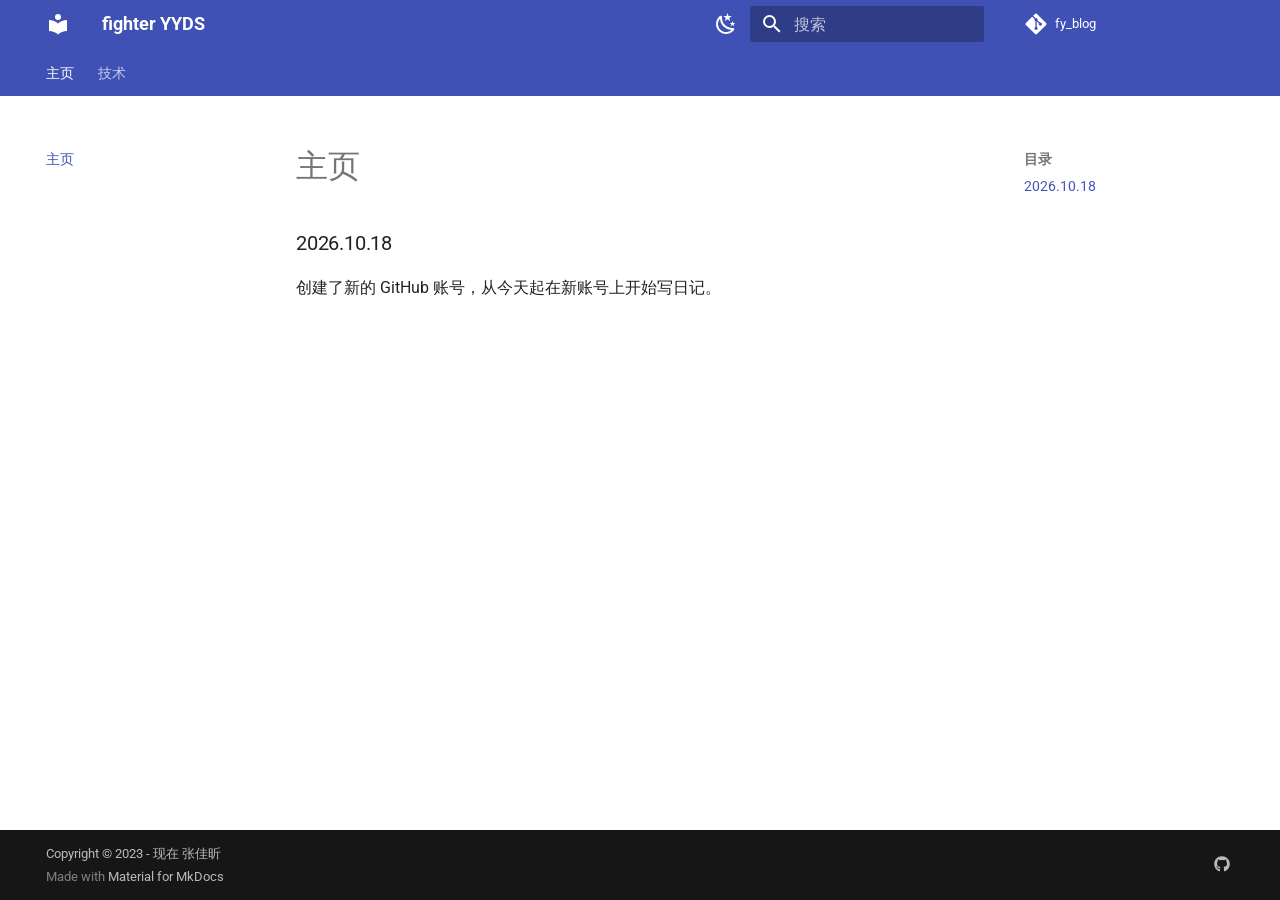
<file: index.html>
<!doctype html>
<html lang="zh" class="no-js">
  <head>
    
      <meta charset="utf-8">
      <meta name="viewport" content="width=device-width,initial-scale=1">
      
      
      
        <link rel="canonical" href="https://fighteryyds-creater.github.io/fy_blog/">
      
      
      
        <link rel="next" href="skills/Linux/">
      
      
        
      
      
      <link rel="icon" href="assets/images/favicon.png">
      <meta name="generator" content="mkdocs-1.6.1, mkdocs-material-9.7.7">
    
    
      
        <title>fighter YYDS</title>
      
    
    
      <link rel="stylesheet" href="assets/stylesheets/main.ec1eaa64.min.css">
      
        
        <link rel="stylesheet" href="assets/stylesheets/palette.ab4e12ef.min.css">
      
      


    
    
      
    
    
      
        
        
        <link rel="preconnect" href="https://fonts.gstatic.com" crossorigin>
        <link rel="stylesheet" href="https://fonts.googleapis.com/css?family=Roboto:300,300i,400,400i,700,700i%7CRoboto+Mono:400,400i,700,700i&display=fallback">
        <style>:root{--md-text-font:"Roboto";--md-code-font:"Roboto Mono"}</style>
      
    
    
      <link rel="stylesheet" href="mkdocs/css/no-footer.css">
    
      <link rel="stylesheet" href="mkdocs/css/typography.css">
    
    <script>__md_scope=new URL(".",location),__md_hash=e=>[...e].reduce(((e,_)=>(e<<5)-e+_.charCodeAt(0)),0),__md_get=(e,_=localStorage,t=__md_scope)=>JSON.parse(_.getItem(t.pathname+"."+e)),__md_set=(e,_,t=localStorage,a=__md_scope)=>{try{t.setItem(a.pathname+"."+e,JSON.stringify(_))}catch(e){}}</script>
    
      

    
    
  </head>
  
  
    
    
      
    
    
    
    
    <body dir="ltr" data-md-color-scheme="default" data-md-color-primary="indigo" data-md-color-accent="orange">
  
    
    <input class="md-toggle" data-md-toggle="drawer" type="checkbox" id="__drawer" autocomplete="off">
    <input class="md-toggle" data-md-toggle="search" type="checkbox" id="__search" autocomplete="off">
    <label class="md-overlay" for="__drawer"></label>
    <div data-md-component="skip">
      
        
        <a href="#20261018" class="md-skip">
          跳转至
        </a>
      
    </div>
    <div data-md-component="announce">
      
    </div>
    
    
      

<header class="md-header" data-md-component="header">
  <nav class="md-header__inner md-grid" aria-label="页眉">
    <a href="https://fighteryyds-creater.github.io/fy_blog/" title="fighter YYDS" class="md-header__button md-logo" aria-label="fighter YYDS" data-md-component="logo">
      
  
  <svg xmlns="http://www.w3.org/2000/svg" viewBox="0 0 24 24"><path d="M12 8a3 3 0 0 0 3-3 3 3 0 0 0-3-3 3 3 0 0 0-3 3 3 3 0 0 0 3 3m0 3.54C9.64 9.35 6.5 8 3 8v11c3.5 0 6.64 1.35 9 3.54 2.36-2.19 5.5-3.54 9-3.54V8c-3.5 0-6.64 1.35-9 3.54"/></svg>

    </a>
    <label class="md-header__button md-icon" for="__drawer">
      
      <svg xmlns="http://www.w3.org/2000/svg" viewBox="0 0 24 24"><path d="M3 6h18v2H3zm0 5h18v2H3zm0 5h18v2H3z"/></svg>
    </label>
    <div class="md-header__title" data-md-component="header-title">
      <div class="md-header__ellipsis">
        <div class="md-header__topic">
          <span class="md-ellipsis">
            fighter YYDS
          </span>
        </div>
        <div class="md-header__topic" data-md-component="header-topic">
          <span class="md-ellipsis">
            
              主页
            
          </span>
        </div>
      </div>
    </div>
    
      
        <form class="md-header__option" data-md-component="palette">
  
    
    
    
    <input class="md-option" data-md-color-media="" data-md-color-scheme="default" data-md-color-primary="indigo" data-md-color-accent="orange"  aria-label="切换至夜间模式"  type="radio" name="__palette" id="__palette_0">
    
      <label class="md-header__button md-icon" title="切换至夜间模式" for="__palette_1" hidden>
        <svg xmlns="http://www.w3.org/2000/svg" viewBox="0 0 24 24"><path d="m17.75 4.09-2.53 1.94.91 3.06-2.63-1.81-2.63 1.81.91-3.06-2.53-1.94L12.44 4l1.06-3 1.06 3zm3.5 6.91-1.64 1.25.59 1.98-1.7-1.17-1.7 1.17.59-1.98L15.75 11l2.06-.05L18.5 9l.69 1.95zm-2.28 4.95c.83-.08 1.72 1.1 1.19 1.85-.32.45-.66.87-1.08 1.27C15.17 23 8.84 23 4.94 19.07c-3.91-3.9-3.91-10.24 0-14.14.4-.4.82-.76 1.27-1.08.75-.53 1.93.36 1.85 1.19-.27 2.86.69 5.83 2.89 8.02a9.96 9.96 0 0 0 8.02 2.89m-1.64 2.02a12.08 12.08 0 0 1-7.8-3.47c-2.17-2.19-3.33-5-3.49-7.82-2.81 3.14-2.7 7.96.31 10.98 3.02 3.01 7.84 3.12 10.98.31"/></svg>
      </label>
    
  
    
    
    
    <input class="md-option" data-md-color-media="" data-md-color-scheme="slate" data-md-color-primary="indigo" data-md-color-accent="orange"  aria-label="切换至日间模式"  type="radio" name="__palette" id="__palette_1">
    
      <label class="md-header__button md-icon" title="切换至日间模式" for="__palette_0" hidden>
        <svg xmlns="http://www.w3.org/2000/svg" viewBox="0 0 24 24"><path d="M12 7a5 5 0 0 1 5 5 5 5 0 0 1-5 5 5 5 0 0 1-5-5 5 5 0 0 1 5-5m0 2a3 3 0 0 0-3 3 3 3 0 0 0 3 3 3 3 0 0 0 3-3 3 3 0 0 0-3-3m0-7 2.39 3.42C13.65 5.15 12.84 5 12 5s-1.65.15-2.39.42zM3.34 7l4.16-.35A7.2 7.2 0 0 0 5.94 8.5c-.44.74-.69 1.5-.83 2.29zm.02 10 1.76-3.77a7.131 7.131 0 0 0 2.38 4.14zM20.65 7l-1.77 3.79a7.02 7.02 0 0 0-2.38-4.15zm-.01 10-4.14.36c.59-.51 1.12-1.14 1.54-1.86.42-.73.69-1.5.83-2.29zM12 22l-2.41-3.44c.74.27 1.55.44 2.41.44.82 0 1.63-.17 2.37-.44z"/></svg>
      </label>
    
  
</form>
      
    
    
      <script>var palette=__md_get("__palette");if(palette&&palette.color){if("(prefers-color-scheme)"===palette.color.media){var media=matchMedia("(prefers-color-scheme: light)"),input=document.querySelector(media.matches?"[data-md-color-media='(prefers-color-scheme: light)']":"[data-md-color-media='(prefers-color-scheme: dark)']");palette.color.media=input.getAttribute("data-md-color-media"),palette.color.scheme=input.getAttribute("data-md-color-scheme"),palette.color.primary=input.getAttribute("data-md-color-primary"),palette.color.accent=input.getAttribute("data-md-color-accent")}for(var[key,value]of Object.entries(palette.color))document.body.setAttribute("data-md-color-"+key,value)}</script>
    
    
    
      
      
        <label class="md-header__button md-icon" for="__search">
          
          <svg xmlns="http://www.w3.org/2000/svg" viewBox="0 0 24 24"><path d="M9.5 3A6.5 6.5 0 0 1 16 9.5c0 1.61-.59 3.09-1.56 4.23l.27.27h.79l5 5-1.5 1.5-5-5v-.79l-.27-.27A6.52 6.52 0 0 1 9.5 16 6.5 6.5 0 0 1 3 9.5 6.5 6.5 0 0 1 9.5 3m0 2C7 5 5 7 5 9.5S7 14 9.5 14 14 12 14 9.5 12 5 9.5 5"/></svg>
        </label>
        <div class="md-search" data-md-component="search" role="dialog">
  <label class="md-search__overlay" for="__search"></label>
  <div class="md-search__inner" role="search">
    <form class="md-search__form" name="search">
      <input type="text" class="md-search__input" name="query" aria-label="搜索" placeholder="搜索" autocapitalize="off" autocorrect="off" autocomplete="off" spellcheck="false" data-md-component="search-query" required>
      <label class="md-search__icon md-icon" for="__search">
        
        <svg xmlns="http://www.w3.org/2000/svg" viewBox="0 0 24 24"><path d="M9.5 3A6.5 6.5 0 0 1 16 9.5c0 1.61-.59 3.09-1.56 4.23l.27.27h.79l5 5-1.5 1.5-5-5v-.79l-.27-.27A6.52 6.52 0 0 1 9.5 16 6.5 6.5 0 0 1 3 9.5 6.5 6.5 0 0 1 9.5 3m0 2C7 5 5 7 5 9.5S7 14 9.5 14 14 12 14 9.5 12 5 9.5 5"/></svg>
        
        <svg xmlns="http://www.w3.org/2000/svg" viewBox="0 0 24 24"><path d="M20 11v2H8l5.5 5.5-1.42 1.42L4.16 12l7.92-7.92L13.5 5.5 8 11z"/></svg>
      </label>
      <nav class="md-search__options" aria-label="查找">
        
        <button type="reset" class="md-search__icon md-icon" title="清空当前内容" aria-label="清空当前内容" tabindex="-1">
          
          <svg xmlns="http://www.w3.org/2000/svg" viewBox="0 0 24 24"><path d="M19 6.41 17.59 5 12 10.59 6.41 5 5 6.41 10.59 12 5 17.59 6.41 19 12 13.41 17.59 19 19 17.59 13.41 12z"/></svg>
        </button>
      </nav>
      
        <div class="md-search__suggest" data-md-component="search-suggest"></div>
      
    </form>
    <div class="md-search__output">
      <div class="md-search__scrollwrap" tabindex="0" data-md-scrollfix>
        <div class="md-search-result" data-md-component="search-result">
          <div class="md-search-result__meta">
            正在初始化搜索引擎
          </div>
          <ol class="md-search-result__list" role="presentation"></ol>
        </div>
      </div>
    </div>
  </div>
</div>
      
    
    
      <div class="md-header__source">
        <a href="https://github.com/fighteryyds-creater/fy_blog" title="前往仓库" class="md-source" data-md-component="source">
  <div class="md-source__icon md-icon">
    
    <svg xmlns="http://www.w3.org/2000/svg" viewBox="0 0 448 512"><!--! Font Awesome Free 7.1.0 by @fontawesome - https://fontawesome.com License - https://fontawesome.com/license/free (Icons: CC BY 4.0, Fonts: SIL OFL 1.1, Code: MIT License) Copyright 2025 Fonticons, Inc.--><path d="M439.6 236.1 244 40.5c-5.4-5.5-12.8-8.5-20.4-8.5s-15 3-20.4 8.4L162.5 81l51.5 51.5c27.1-9.1 52.7 16.8 43.4 43.7l49.7 49.7c34.2-11.8 61.2 31 35.5 56.7-26.5 26.5-70.2-2.9-56-37.3L240.3 199v121.9c25.3 12.5 22.3 41.8 9.1 55-6.4 6.4-15.2 10.1-24.3 10.1s-17.8-3.6-24.3-10.1c-17.6-17.6-11.1-46.9 11.2-56v-123c-20.8-8.5-24.6-30.7-18.6-45L142.6 101 8.5 235.1C3 240.6 0 247.9 0 255.5s3 15 8.5 20.4l195.6 195.7c5.4 5.4 12.7 8.4 20.4 8.4s15-3 20.4-8.4l194.7-194.7c5.4-5.4 8.4-12.8 8.4-20.4s-3-15-8.4-20.4"/></svg>
  </div>
  <div class="md-source__repository">
    fy_blog
  </div>
</a>
      </div>
    
  </nav>
  
</header>
    
    <div class="md-container" data-md-component="container">
      
      
        
          
            
<nav class="md-tabs" aria-label="标签" data-md-component="tabs">
  <div class="md-grid">
    <ul class="md-tabs__list">
      
        
  
  
  
    
  
  
    <li class="md-tabs__item md-tabs__item--active">
      <a href="." class="md-tabs__link">
        
  
  
    
  
  主页

      </a>
    </li>
  

      
        
  
  
  
  
    
    
      <li class="md-tabs__item">
        <a href="skills/Linux/" class="md-tabs__link">
          
  
  
    
  
  技术

        </a>
      </li>
    
  

      
    </ul>
  </div>
</nav>
          
        
      
      <main class="md-main" data-md-component="main">
        <div class="md-main__inner md-grid">
          
            
              
              <div class="md-sidebar md-sidebar--primary" data-md-component="sidebar" data-md-type="navigation" >
                <div class="md-sidebar__scrollwrap">
                  <div class="md-sidebar__inner">
                    


  


<nav class="md-nav md-nav--primary md-nav--lifted" aria-label="导航栏" data-md-level="0">
  <label class="md-nav__title" for="__drawer">
    <a href="https://fighteryyds-creater.github.io/fy_blog/" title="fighter YYDS" class="md-nav__button md-logo" aria-label="fighter YYDS" data-md-component="logo">
      
  
  <svg xmlns="http://www.w3.org/2000/svg" viewBox="0 0 24 24"><path d="M12 8a3 3 0 0 0 3-3 3 3 0 0 0-3-3 3 3 0 0 0-3 3 3 3 0 0 0 3 3m0 3.54C9.64 9.35 6.5 8 3 8v11c3.5 0 6.64 1.35 9 3.54 2.36-2.19 5.5-3.54 9-3.54V8c-3.5 0-6.64 1.35-9 3.54"/></svg>

    </a>
    fighter YYDS
  </label>
  
    <div class="md-nav__source">
      <a href="https://github.com/fighteryyds-creater/fy_blog" title="前往仓库" class="md-source" data-md-component="source">
  <div class="md-source__icon md-icon">
    
    <svg xmlns="http://www.w3.org/2000/svg" viewBox="0 0 448 512"><!--! Font Awesome Free 7.1.0 by @fontawesome - https://fontawesome.com License - https://fontawesome.com/license/free (Icons: CC BY 4.0, Fonts: SIL OFL 1.1, Code: MIT License) Copyright 2025 Fonticons, Inc.--><path d="M439.6 236.1 244 40.5c-5.4-5.5-12.8-8.5-20.4-8.5s-15 3-20.4 8.4L162.5 81l51.5 51.5c27.1-9.1 52.7 16.8 43.4 43.7l49.7 49.7c34.2-11.8 61.2 31 35.5 56.7-26.5 26.5-70.2-2.9-56-37.3L240.3 199v121.9c25.3 12.5 22.3 41.8 9.1 55-6.4 6.4-15.2 10.1-24.3 10.1s-17.8-3.6-24.3-10.1c-17.6-17.6-11.1-46.9 11.2-56v-123c-20.8-8.5-24.6-30.7-18.6-45L142.6 101 8.5 235.1C3 240.6 0 247.9 0 255.5s3 15 8.5 20.4l195.6 195.7c5.4 5.4 12.7 8.4 20.4 8.4s15-3 20.4-8.4l194.7-194.7c5.4-5.4 8.4-12.8 8.4-20.4s-3-15-8.4-20.4"/></svg>
  </div>
  <div class="md-source__repository">
    fy_blog
  </div>
</a>
    </div>
  
  <ul class="md-nav__list" data-md-scrollfix>
    
      
      
  
  
    
  
  
  
    <li class="md-nav__item md-nav__item--active">
      
      <input class="md-nav__toggle md-toggle" type="checkbox" id="__toc">
      
      
      
        <label class="md-nav__link md-nav__link--active" for="__toc">
          
  
  
  <span class="md-ellipsis">
    
  
    主页
  

    
  </span>
  
  

          <span class="md-nav__icon md-icon"></span>
        </label>
      
      <a href="." class="md-nav__link md-nav__link--active">
        
  
  
  <span class="md-ellipsis">
    
  
    主页
  

    
  </span>
  
  

      </a>
      
        

<nav class="md-nav md-nav--secondary" aria-label="目录">
  
  
  
  
    <label class="md-nav__title" for="__toc">
      <span class="md-nav__icon md-icon"></span>
      目录
    </label>
    <ul class="md-nav__list" data-md-component="toc" data-md-scrollfix>
      
        <li class="md-nav__item">
  <a href="#20261018" class="md-nav__link">
    <span class="md-ellipsis">
      
        2026.10.18
      
    </span>
  </a>
  
</li>
      
    </ul>
  
</nav>
      
    </li>
  

    
      
      
  
  
  
  
    
    
      
        
      
        
      
        
      
        
      
        
      
    
    
    
      
      
    
    
    <li class="md-nav__item md-nav__item--nested">
      
        
        
          
        
        <input class="md-nav__toggle md-toggle md-toggle--indeterminate" type="checkbox" id="__nav_2" >
        
          
          <label class="md-nav__link" for="__nav_2" id="__nav_2_label" tabindex="0">
            
  
  
  <span class="md-ellipsis">
    
  
    技术
  

    
  </span>
  
  

            <span class="md-nav__icon md-icon"></span>
          </label>
        
        <nav class="md-nav" data-md-level="1" aria-labelledby="__nav_2_label" aria-expanded="false">
          <label class="md-nav__title" for="__nav_2">
            <span class="md-nav__icon md-icon"></span>
            
  
    技术
  

          </label>
          <ul class="md-nav__list" data-md-scrollfix>
            
              
                
  
  
  
  
    <li class="md-nav__item">
      <a href="skills/Linux/" class="md-nav__link">
        
  
  
  <span class="md-ellipsis">
    
  
    Linux
  

    
  </span>
  
  

      </a>
    </li>
  

              
            
              
                
  
  
  
  
    <li class="md-nav__item">
      <a href="skills/c/" class="md-nav__link">
        
  
  
  <span class="md-ellipsis">
    
  
    C 语言
  

    
  </span>
  
  

      </a>
    </li>
  

              
            
              
                
  
  
  
  
    <li class="md-nav__item">
      <a href="skills/article/" class="md-nav__link">
        
  
  
  <span class="md-ellipsis">
    
  
    文章
  

    
  </span>
  
  

      </a>
    </li>
  

              
            
              
                
  
  
  
  
    <li class="md-nav__item">
      <a href="skills/book/" class="md-nav__link">
        
  
  
  <span class="md-ellipsis">
    
  
    书籍
  

    
  </span>
  
  

      </a>
    </li>
  

              
            
              
                
  
  
  
  
    <li class="md-nav__item">
      <a href="skills/problems/" class="md-nav__link">
        
  
  
  <span class="md-ellipsis">
    
  
    技术问题的解决
  

    
  </span>
  
  

      </a>
    </li>
  

              
            
          </ul>
        </nav>
      
    </li>
  

    
  </ul>
</nav>
                  </div>
                </div>
              </div>
            
            
              
              <div class="md-sidebar md-sidebar--secondary" data-md-component="sidebar" data-md-type="toc" >
                <div class="md-sidebar__scrollwrap">
                  <div class="md-sidebar__inner">
                    

<nav class="md-nav md-nav--secondary" aria-label="目录">
  
  
  
  
    <label class="md-nav__title" for="__toc">
      <span class="md-nav__icon md-icon"></span>
      目录
    </label>
    <ul class="md-nav__list" data-md-component="toc" data-md-scrollfix>
      
        <li class="md-nav__item">
  <a href="#20261018" class="md-nav__link">
    <span class="md-ellipsis">
      
        2026.10.18
      
    </span>
  </a>
  
</li>
      
    </ul>
  
</nav>
                  </div>
                </div>
              </div>
            
          
          
            <div class="md-content" data-md-component="content">
              
              <article class="md-content__inner md-typeset">
                
                  


  
  


  <h1>主页</h1>

<h3 id="20261018">2026.10.18</h3>
<p>创建了新的 GitHub 账号，从今天起在新账号上开始写日记。</p>












                
              </article>
            </div>
          
          
<script>var target=document.getElementById(location.hash.slice(1));target&&target.name&&(target.checked=target.name.startsWith("__tabbed_"))</script>
        </div>
        
          <button type="button" class="md-top md-icon" data-md-component="top" hidden>
  
  <svg xmlns="http://www.w3.org/2000/svg" viewBox="0 0 24 24"><path d="M13 20h-2V8l-5.5 5.5-1.42-1.42L12 4.16l7.92 7.92-1.42 1.42L13 8z"/></svg>
  回到页面顶部
</button>
        
      </main>
      
        <footer class="md-footer">
  
  <div class="md-footer-meta md-typeset">
    <div class="md-footer-meta__inner md-grid">
      <div class="md-copyright">
  
    <div class="md-copyright__highlight">
      Copyright &copy; 2023 - 现在 张佳昕
    </div>
  
  
    Made with
    <a href="https://squidfunk.github.io/mkdocs-material/" target="_blank" rel="noopener">
      Material for MkDocs
    </a>
  
</div>
      
        
<div class="md-social">
  
    
    
    
    
    <a href="https://github.com/fighteryyds-creater" target="_blank" rel="noopener" title="GitHub | fighteryyds-creater" class="md-social__link">
      <svg xmlns="http://www.w3.org/2000/svg" viewBox="0 0 512 512"><!--! Font Awesome Free 7.1.0 by @fontawesome - https://fontawesome.com License - https://fontawesome.com/license/free (Icons: CC BY 4.0, Fonts: SIL OFL 1.1, Code: MIT License) Copyright 2025 Fonticons, Inc.--><path d="M173.9 397.4c0 2-2.3 3.6-5.2 3.6-3.3.3-5.6-1.3-5.6-3.6 0-2 2.3-3.6 5.2-3.6 3-.3 5.6 1.3 5.6 3.6m-31.1-4.5c-.7 2 1.3 4.3 4.3 4.9 2.6 1 5.6 0 6.2-2s-1.3-4.3-4.3-5.2c-2.6-.7-5.5.3-6.2 2.3m44.2-1.7c-2.9.7-4.9 2.6-4.6 4.9.3 2 2.9 3.3 5.9 2.6 2.9-.7 4.9-2.6 4.6-4.6-.3-1.9-3-3.2-5.9-2.9M252.8 8C114.1 8 8 113.3 8 252c0 110.9 69.8 205.8 169.5 239.2 12.8 2.3 17.3-5.6 17.3-12.1 0-6.2-.3-40.4-.3-61.4 0 0-70 15-84.7-29.8 0 0-11.4-29.1-27.8-36.6 0 0-22.9-15.7 1.6-15.4 0 0 24.9 2 38.6 25.8 21.9 38.6 58.6 27.5 72.9 20.9 2.3-16 8.8-27.1 16-33.7-55.9-6.2-112.3-14.3-112.3-110.5 0-27.5 7.6-41.3 23.6-58.9-2.6-6.5-11.1-33.3 2.6-67.9 20.9-6.5 69 27 69 27 20-5.6 41.5-8.5 62.8-8.5s42.8 2.9 62.8 8.5c0 0 48.1-33.6 69-27 13.7 34.7 5.2 61.4 2.6 67.9 16 17.7 25.8 31.5 25.8 58.9 0 96.5-58.9 104.2-114.8 110.5 9.2 7.9 17 22.9 17 46.4 0 33.7-.3 75.4-.3 83.6 0 6.5 4.6 14.4 17.3 12.1C436.2 457.8 504 362.9 504 252 504 113.3 391.5 8 252.8 8M105.2 352.9c-1.3 1-1 3.3.7 5.2 1.6 1.6 3.9 2.3 5.2 1 1.3-1 1-3.3-.7-5.2-1.6-1.6-3.9-2.3-5.2-1m-10.8-8.1c-.7 1.3.3 2.9 2.3 3.9 1.6 1 3.6.7 4.3-.7.7-1.3-.3-2.9-2.3-3.9-2-.6-3.6-.3-4.3.7m32.4 35.6c-1.6 1.3-1 4.3 1.3 6.2 2.3 2.3 5.2 2.6 6.5 1 1.3-1.3.7-4.3-1.3-6.2-2.2-2.3-5.2-2.6-6.5-1m-11.4-14.7c-1.6 1-1.6 3.6 0 5.9s4.3 3.3 5.6 2.3c1.6-1.3 1.6-3.9 0-6.2-1.4-2.3-4-3.3-5.6-2"/></svg>
    </a>
  
</div>
      
    </div>
  </div>
</footer>
      
    </div>
    <div class="md-dialog" data-md-component="dialog">
      <div class="md-dialog__inner md-typeset"></div>
    </div>
    
    
    
      
      
      <script id="__config" type="application/json">{"annotate": null, "base": ".", "features": ["navigation.tabs", "navigation.top", "navigation.indexes", "navigation.expand", "search.suggest", "search.highlight"], "search": "assets/javascripts/workers/search.2c215733.min.js", "tags": null, "translations": {"clipboard.copied": "\u5df2\u590d\u5236", "clipboard.copy": "\u590d\u5236", "search.result.more.one": "\u5728\u8be5\u9875\u4e0a\u8fd8\u6709 1 \u4e2a\u7b26\u5408\u6761\u4ef6\u7684\u7ed3\u679c", "search.result.more.other": "\u5728\u8be5\u9875\u4e0a\u8fd8\u6709 # \u4e2a\u7b26\u5408\u6761\u4ef6\u7684\u7ed3\u679c", "search.result.none": "\u6ca1\u6709\u627e\u5230\u7b26\u5408\u6761\u4ef6\u7684\u7ed3\u679c", "search.result.one": "\u627e\u5230 1 \u4e2a\u7b26\u5408\u6761\u4ef6\u7684\u7ed3\u679c", "search.result.other": "# \u4e2a\u7b26\u5408\u6761\u4ef6\u7684\u7ed3\u679c", "search.result.placeholder": "\u952e\u5165\u4ee5\u5f00\u59cb\u641c\u7d22", "search.result.term.missing": "\u7f3a\u5c11", "select.version": "\u9009\u62e9\u5f53\u524d\u7248\u672c"}, "version": null}</script>
    
    
      <script src="assets/javascripts/bundle.d7400e89.min.js"></script>
      
    
  </body>
</html>
</file>
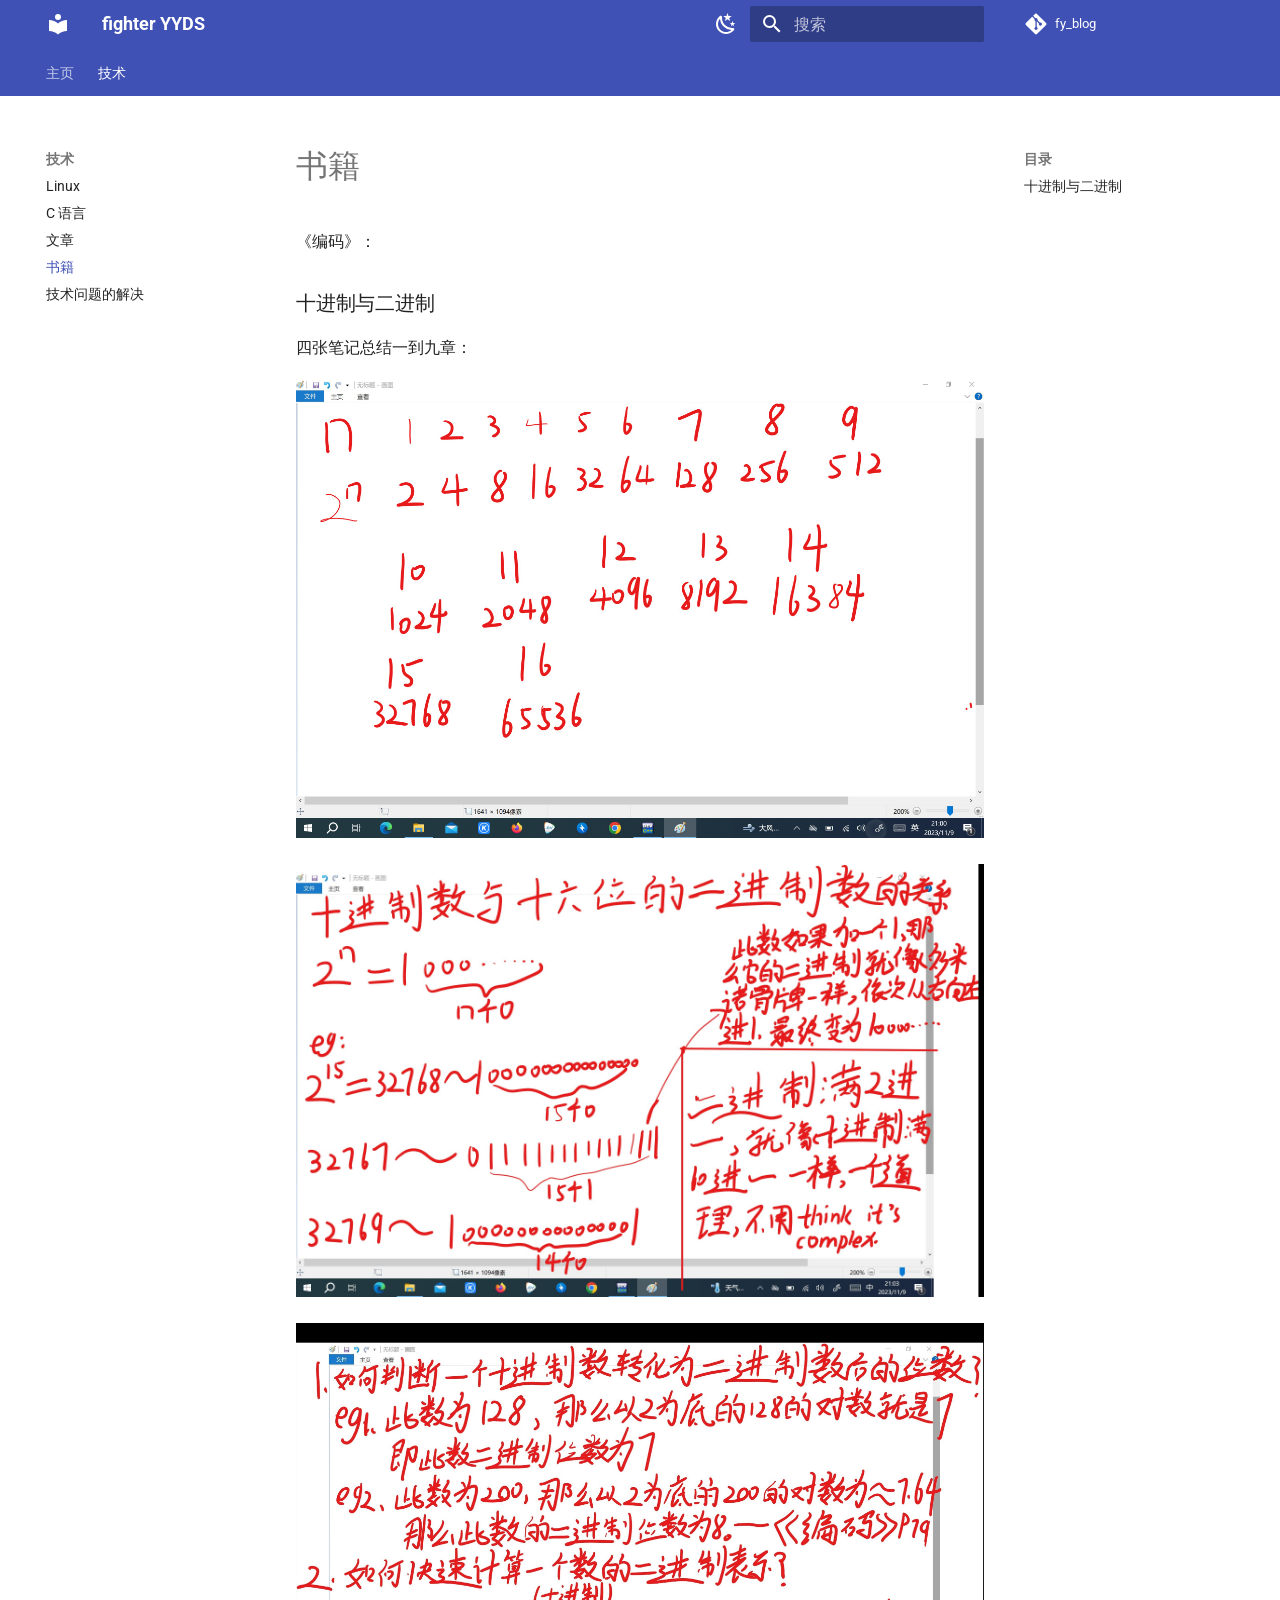
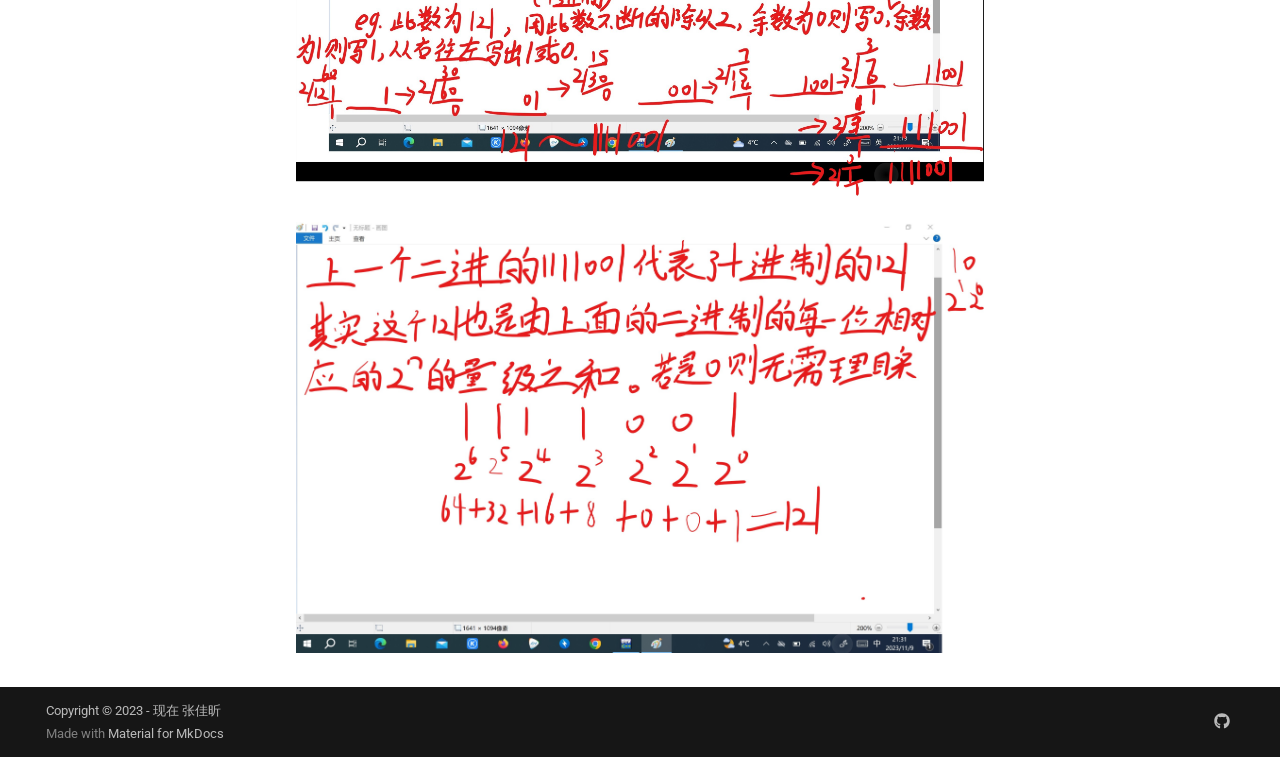
<file: skills/book/index.html>
<!doctype html>
<html lang="zh" class="no-js">
  <head>
    
      <meta charset="utf-8">
      <meta name="viewport" content="width=device-width,initial-scale=1">
      
      
      
        <link rel="canonical" href="https://fighteryyds-creater.github.io/fy_blog/skills/book/">
      
      
        <link rel="prev" href="../article/">
      
      
        <link rel="next" href="../problems/">
      
      
        
      
      
      <link rel="icon" href="../../assets/images/favicon.png">
      <meta name="generator" content="mkdocs-1.6.1, mkdocs-material-9.7.7">
    
    
      
        <title>书籍 - fighter YYDS</title>
      
    
    
      <link rel="stylesheet" href="../../assets/stylesheets/main.ec1eaa64.min.css">
      
        
        <link rel="stylesheet" href="../../assets/stylesheets/palette.ab4e12ef.min.css">
      
      


    
    
      
    
    
      
        
        
        <link rel="preconnect" href="https://fonts.gstatic.com" crossorigin>
        <link rel="stylesheet" href="https://fonts.googleapis.com/css?family=Roboto:300,300i,400,400i,700,700i%7CRoboto+Mono:400,400i,700,700i&display=fallback">
        <style>:root{--md-text-font:"Roboto";--md-code-font:"Roboto Mono"}</style>
      
    
    
      <link rel="stylesheet" href="../../mkdocs/css/no-footer.css">
    
      <link rel="stylesheet" href="../../mkdocs/css/typography.css">
    
    <script>__md_scope=new URL("../..",location),__md_hash=e=>[...e].reduce(((e,_)=>(e<<5)-e+_.charCodeAt(0)),0),__md_get=(e,_=localStorage,t=__md_scope)=>JSON.parse(_.getItem(t.pathname+"."+e)),__md_set=(e,_,t=localStorage,a=__md_scope)=>{try{t.setItem(a.pathname+"."+e,JSON.stringify(_))}catch(e){}}</script>
    
      

    
    
  </head>
  
  
    
    
      
    
    
    
    
    <body dir="ltr" data-md-color-scheme="default" data-md-color-primary="indigo" data-md-color-accent="orange">
  
    
    <input class="md-toggle" data-md-toggle="drawer" type="checkbox" id="__drawer" autocomplete="off">
    <input class="md-toggle" data-md-toggle="search" type="checkbox" id="__search" autocomplete="off">
    <label class="md-overlay" for="__drawer"></label>
    <div data-md-component="skip">
      
        
        <a href="#_1" class="md-skip">
          跳转至
        </a>
      
    </div>
    <div data-md-component="announce">
      
    </div>
    
    
      

<header class="md-header" data-md-component="header">
  <nav class="md-header__inner md-grid" aria-label="页眉">
    <a href="https://fighteryyds-creater.github.io/fy_blog/" title="fighter YYDS" class="md-header__button md-logo" aria-label="fighter YYDS" data-md-component="logo">
      
  
  <svg xmlns="http://www.w3.org/2000/svg" viewBox="0 0 24 24"><path d="M12 8a3 3 0 0 0 3-3 3 3 0 0 0-3-3 3 3 0 0 0-3 3 3 3 0 0 0 3 3m0 3.54C9.64 9.35 6.5 8 3 8v11c3.5 0 6.64 1.35 9 3.54 2.36-2.19 5.5-3.54 9-3.54V8c-3.5 0-6.64 1.35-9 3.54"/></svg>

    </a>
    <label class="md-header__button md-icon" for="__drawer">
      
      <svg xmlns="http://www.w3.org/2000/svg" viewBox="0 0 24 24"><path d="M3 6h18v2H3zm0 5h18v2H3zm0 5h18v2H3z"/></svg>
    </label>
    <div class="md-header__title" data-md-component="header-title">
      <div class="md-header__ellipsis">
        <div class="md-header__topic">
          <span class="md-ellipsis">
            fighter YYDS
          </span>
        </div>
        <div class="md-header__topic" data-md-component="header-topic">
          <span class="md-ellipsis">
            
              书籍
            
          </span>
        </div>
      </div>
    </div>
    
      
        <form class="md-header__option" data-md-component="palette">
  
    
    
    
    <input class="md-option" data-md-color-media="" data-md-color-scheme="default" data-md-color-primary="indigo" data-md-color-accent="orange"  aria-label="切换至夜间模式"  type="radio" name="__palette" id="__palette_0">
    
      <label class="md-header__button md-icon" title="切换至夜间模式" for="__palette_1" hidden>
        <svg xmlns="http://www.w3.org/2000/svg" viewBox="0 0 24 24"><path d="m17.75 4.09-2.53 1.94.91 3.06-2.63-1.81-2.63 1.81.91-3.06-2.53-1.94L12.44 4l1.06-3 1.06 3zm3.5 6.91-1.64 1.25.59 1.98-1.7-1.17-1.7 1.17.59-1.98L15.75 11l2.06-.05L18.5 9l.69 1.95zm-2.28 4.95c.83-.08 1.72 1.1 1.19 1.85-.32.45-.66.87-1.08 1.27C15.17 23 8.84 23 4.94 19.07c-3.91-3.9-3.91-10.24 0-14.14.4-.4.82-.76 1.27-1.08.75-.53 1.93.36 1.85 1.19-.27 2.86.69 5.83 2.89 8.02a9.96 9.96 0 0 0 8.02 2.89m-1.64 2.02a12.08 12.08 0 0 1-7.8-3.47c-2.17-2.19-3.33-5-3.49-7.82-2.81 3.14-2.7 7.96.31 10.98 3.02 3.01 7.84 3.12 10.98.31"/></svg>
      </label>
    
  
    
    
    
    <input class="md-option" data-md-color-media="" data-md-color-scheme="slate" data-md-color-primary="indigo" data-md-color-accent="orange"  aria-label="切换至日间模式"  type="radio" name="__palette" id="__palette_1">
    
      <label class="md-header__button md-icon" title="切换至日间模式" for="__palette_0" hidden>
        <svg xmlns="http://www.w3.org/2000/svg" viewBox="0 0 24 24"><path d="M12 7a5 5 0 0 1 5 5 5 5 0 0 1-5 5 5 5 0 0 1-5-5 5 5 0 0 1 5-5m0 2a3 3 0 0 0-3 3 3 3 0 0 0 3 3 3 3 0 0 0 3-3 3 3 0 0 0-3-3m0-7 2.39 3.42C13.65 5.15 12.84 5 12 5s-1.65.15-2.39.42zM3.34 7l4.16-.35A7.2 7.2 0 0 0 5.94 8.5c-.44.74-.69 1.5-.83 2.29zm.02 10 1.76-3.77a7.131 7.131 0 0 0 2.38 4.14zM20.65 7l-1.77 3.79a7.02 7.02 0 0 0-2.38-4.15zm-.01 10-4.14.36c.59-.51 1.12-1.14 1.54-1.86.42-.73.69-1.5.83-2.29zM12 22l-2.41-3.44c.74.27 1.55.44 2.41.44.82 0 1.63-.17 2.37-.44z"/></svg>
      </label>
    
  
</form>
      
    
    
      <script>var palette=__md_get("__palette");if(palette&&palette.color){if("(prefers-color-scheme)"===palette.color.media){var media=matchMedia("(prefers-color-scheme: light)"),input=document.querySelector(media.matches?"[data-md-color-media='(prefers-color-scheme: light)']":"[data-md-color-media='(prefers-color-scheme: dark)']");palette.color.media=input.getAttribute("data-md-color-media"),palette.color.scheme=input.getAttribute("data-md-color-scheme"),palette.color.primary=input.getAttribute("data-md-color-primary"),palette.color.accent=input.getAttribute("data-md-color-accent")}for(var[key,value]of Object.entries(palette.color))document.body.setAttribute("data-md-color-"+key,value)}</script>
    
    
    
      
      
        <label class="md-header__button md-icon" for="__search">
          
          <svg xmlns="http://www.w3.org/2000/svg" viewBox="0 0 24 24"><path d="M9.5 3A6.5 6.5 0 0 1 16 9.5c0 1.61-.59 3.09-1.56 4.23l.27.27h.79l5 5-1.5 1.5-5-5v-.79l-.27-.27A6.52 6.52 0 0 1 9.5 16 6.5 6.5 0 0 1 3 9.5 6.5 6.5 0 0 1 9.5 3m0 2C7 5 5 7 5 9.5S7 14 9.5 14 14 12 14 9.5 12 5 9.5 5"/></svg>
        </label>
        <div class="md-search" data-md-component="search" role="dialog">
  <label class="md-search__overlay" for="__search"></label>
  <div class="md-search__inner" role="search">
    <form class="md-search__form" name="search">
      <input type="text" class="md-search__input" name="query" aria-label="搜索" placeholder="搜索" autocapitalize="off" autocorrect="off" autocomplete="off" spellcheck="false" data-md-component="search-query" required>
      <label class="md-search__icon md-icon" for="__search">
        
        <svg xmlns="http://www.w3.org/2000/svg" viewBox="0 0 24 24"><path d="M9.5 3A6.5 6.5 0 0 1 16 9.5c0 1.61-.59 3.09-1.56 4.23l.27.27h.79l5 5-1.5 1.5-5-5v-.79l-.27-.27A6.52 6.52 0 0 1 9.5 16 6.5 6.5 0 0 1 3 9.5 6.5 6.5 0 0 1 9.5 3m0 2C7 5 5 7 5 9.5S7 14 9.5 14 14 12 14 9.5 12 5 9.5 5"/></svg>
        
        <svg xmlns="http://www.w3.org/2000/svg" viewBox="0 0 24 24"><path d="M20 11v2H8l5.5 5.5-1.42 1.42L4.16 12l7.92-7.92L13.5 5.5 8 11z"/></svg>
      </label>
      <nav class="md-search__options" aria-label="查找">
        
        <button type="reset" class="md-search__icon md-icon" title="清空当前内容" aria-label="清空当前内容" tabindex="-1">
          
          <svg xmlns="http://www.w3.org/2000/svg" viewBox="0 0 24 24"><path d="M19 6.41 17.59 5 12 10.59 6.41 5 5 6.41 10.59 12 5 17.59 6.41 19 12 13.41 17.59 19 19 17.59 13.41 12z"/></svg>
        </button>
      </nav>
      
        <div class="md-search__suggest" data-md-component="search-suggest"></div>
      
    </form>
    <div class="md-search__output">
      <div class="md-search__scrollwrap" tabindex="0" data-md-scrollfix>
        <div class="md-search-result" data-md-component="search-result">
          <div class="md-search-result__meta">
            正在初始化搜索引擎
          </div>
          <ol class="md-search-result__list" role="presentation"></ol>
        </div>
      </div>
    </div>
  </div>
</div>
      
    
    
      <div class="md-header__source">
        <a href="https://github.com/fighteryyds-creater/fy_blog" title="前往仓库" class="md-source" data-md-component="source">
  <div class="md-source__icon md-icon">
    
    <svg xmlns="http://www.w3.org/2000/svg" viewBox="0 0 448 512"><!--! Font Awesome Free 7.1.0 by @fontawesome - https://fontawesome.com License - https://fontawesome.com/license/free (Icons: CC BY 4.0, Fonts: SIL OFL 1.1, Code: MIT License) Copyright 2025 Fonticons, Inc.--><path d="M439.6 236.1 244 40.5c-5.4-5.5-12.8-8.5-20.4-8.5s-15 3-20.4 8.4L162.5 81l51.5 51.5c27.1-9.1 52.7 16.8 43.4 43.7l49.7 49.7c34.2-11.8 61.2 31 35.5 56.7-26.5 26.5-70.2-2.9-56-37.3L240.3 199v121.9c25.3 12.5 22.3 41.8 9.1 55-6.4 6.4-15.2 10.1-24.3 10.1s-17.8-3.6-24.3-10.1c-17.6-17.6-11.1-46.9 11.2-56v-123c-20.8-8.5-24.6-30.7-18.6-45L142.6 101 8.5 235.1C3 240.6 0 247.9 0 255.5s3 15 8.5 20.4l195.6 195.7c5.4 5.4 12.7 8.4 20.4 8.4s15-3 20.4-8.4l194.7-194.7c5.4-5.4 8.4-12.8 8.4-20.4s-3-15-8.4-20.4"/></svg>
  </div>
  <div class="md-source__repository">
    fy_blog
  </div>
</a>
      </div>
    
  </nav>
  
</header>
    
    <div class="md-container" data-md-component="container">
      
      
        
          
            
<nav class="md-tabs" aria-label="标签" data-md-component="tabs">
  <div class="md-grid">
    <ul class="md-tabs__list">
      
        
  
  
  
  
    <li class="md-tabs__item">
      <a href="../.." class="md-tabs__link">
        
  
  
    
  
  主页

      </a>
    </li>
  

      
        
  
  
  
    
  
  
    
    
      <li class="md-tabs__item md-tabs__item--active">
        <a href="../Linux/" class="md-tabs__link">
          
  
  
    
  
  技术

        </a>
      </li>
    
  

      
    </ul>
  </div>
</nav>
          
        
      
      <main class="md-main" data-md-component="main">
        <div class="md-main__inner md-grid">
          
            
              
              <div class="md-sidebar md-sidebar--primary" data-md-component="sidebar" data-md-type="navigation" >
                <div class="md-sidebar__scrollwrap">
                  <div class="md-sidebar__inner">
                    


  


<nav class="md-nav md-nav--primary md-nav--lifted" aria-label="导航栏" data-md-level="0">
  <label class="md-nav__title" for="__drawer">
    <a href="https://fighteryyds-creater.github.io/fy_blog/" title="fighter YYDS" class="md-nav__button md-logo" aria-label="fighter YYDS" data-md-component="logo">
      
  
  <svg xmlns="http://www.w3.org/2000/svg" viewBox="0 0 24 24"><path d="M12 8a3 3 0 0 0 3-3 3 3 0 0 0-3-3 3 3 0 0 0-3 3 3 3 0 0 0 3 3m0 3.54C9.64 9.35 6.5 8 3 8v11c3.5 0 6.64 1.35 9 3.54 2.36-2.19 5.5-3.54 9-3.54V8c-3.5 0-6.64 1.35-9 3.54"/></svg>

    </a>
    fighter YYDS
  </label>
  
    <div class="md-nav__source">
      <a href="https://github.com/fighteryyds-creater/fy_blog" title="前往仓库" class="md-source" data-md-component="source">
  <div class="md-source__icon md-icon">
    
    <svg xmlns="http://www.w3.org/2000/svg" viewBox="0 0 448 512"><!--! Font Awesome Free 7.1.0 by @fontawesome - https://fontawesome.com License - https://fontawesome.com/license/free (Icons: CC BY 4.0, Fonts: SIL OFL 1.1, Code: MIT License) Copyright 2025 Fonticons, Inc.--><path d="M439.6 236.1 244 40.5c-5.4-5.5-12.8-8.5-20.4-8.5s-15 3-20.4 8.4L162.5 81l51.5 51.5c27.1-9.1 52.7 16.8 43.4 43.7l49.7 49.7c34.2-11.8 61.2 31 35.5 56.7-26.5 26.5-70.2-2.9-56-37.3L240.3 199v121.9c25.3 12.5 22.3 41.8 9.1 55-6.4 6.4-15.2 10.1-24.3 10.1s-17.8-3.6-24.3-10.1c-17.6-17.6-11.1-46.9 11.2-56v-123c-20.8-8.5-24.6-30.7-18.6-45L142.6 101 8.5 235.1C3 240.6 0 247.9 0 255.5s3 15 8.5 20.4l195.6 195.7c5.4 5.4 12.7 8.4 20.4 8.4s15-3 20.4-8.4l194.7-194.7c5.4-5.4 8.4-12.8 8.4-20.4s-3-15-8.4-20.4"/></svg>
  </div>
  <div class="md-source__repository">
    fy_blog
  </div>
</a>
    </div>
  
  <ul class="md-nav__list" data-md-scrollfix>
    
      
      
  
  
  
  
    <li class="md-nav__item">
      <a href="../.." class="md-nav__link">
        
  
  
  <span class="md-ellipsis">
    
  
    主页
  

    
  </span>
  
  

      </a>
    </li>
  

    
      
      
  
  
    
  
  
  
    
    
      
        
      
        
      
        
      
        
      
        
      
    
    
    
      
        
        
      
      
    
    
    <li class="md-nav__item md-nav__item--active md-nav__item--section md-nav__item--nested">
      
        
        
        <input class="md-nav__toggle md-toggle " type="checkbox" id="__nav_2" checked>
        
          
          <label class="md-nav__link" for="__nav_2" id="__nav_2_label" tabindex="">
            
  
  
  <span class="md-ellipsis">
    
  
    技术
  

    
  </span>
  
  

            <span class="md-nav__icon md-icon"></span>
          </label>
        
        <nav class="md-nav" data-md-level="1" aria-labelledby="__nav_2_label" aria-expanded="true">
          <label class="md-nav__title" for="__nav_2">
            <span class="md-nav__icon md-icon"></span>
            
  
    技术
  

          </label>
          <ul class="md-nav__list" data-md-scrollfix>
            
              
                
  
  
  
  
    <li class="md-nav__item">
      <a href="../Linux/" class="md-nav__link">
        
  
  
  <span class="md-ellipsis">
    
  
    Linux
  

    
  </span>
  
  

      </a>
    </li>
  

              
            
              
                
  
  
  
  
    <li class="md-nav__item">
      <a href="../c/" class="md-nav__link">
        
  
  
  <span class="md-ellipsis">
    
  
    C 语言
  

    
  </span>
  
  

      </a>
    </li>
  

              
            
              
                
  
  
  
  
    <li class="md-nav__item">
      <a href="../article/" class="md-nav__link">
        
  
  
  <span class="md-ellipsis">
    
  
    文章
  

    
  </span>
  
  

      </a>
    </li>
  

              
            
              
                
  
  
    
  
  
  
    <li class="md-nav__item md-nav__item--active">
      
      <input class="md-nav__toggle md-toggle" type="checkbox" id="__toc">
      
      
      
        <label class="md-nav__link md-nav__link--active" for="__toc">
          
  
  
  <span class="md-ellipsis">
    
  
    书籍
  

    
  </span>
  
  

          <span class="md-nav__icon md-icon"></span>
        </label>
      
      <a href="./" class="md-nav__link md-nav__link--active">
        
  
  
  <span class="md-ellipsis">
    
  
    书籍
  

    
  </span>
  
  

      </a>
      
        

<nav class="md-nav md-nav--secondary" aria-label="目录">
  
  
  
  
    <label class="md-nav__title" for="__toc">
      <span class="md-nav__icon md-icon"></span>
      目录
    </label>
    <ul class="md-nav__list" data-md-component="toc" data-md-scrollfix>
      
        <li class="md-nav__item">
  <a href="#_1" class="md-nav__link">
    <span class="md-ellipsis">
      
        十进制与二进制
      
    </span>
  </a>
  
</li>
      
    </ul>
  
</nav>
      
    </li>
  

              
            
              
                
  
  
  
  
    <li class="md-nav__item">
      <a href="../problems/" class="md-nav__link">
        
  
  
  <span class="md-ellipsis">
    
  
    技术问题的解决
  

    
  </span>
  
  

      </a>
    </li>
  

              
            
          </ul>
        </nav>
      
    </li>
  

    
  </ul>
</nav>
                  </div>
                </div>
              </div>
            
            
              
              <div class="md-sidebar md-sidebar--secondary" data-md-component="sidebar" data-md-type="toc" >
                <div class="md-sidebar__scrollwrap">
                  <div class="md-sidebar__inner">
                    

<nav class="md-nav md-nav--secondary" aria-label="目录">
  
  
  
  
    <label class="md-nav__title" for="__toc">
      <span class="md-nav__icon md-icon"></span>
      目录
    </label>
    <ul class="md-nav__list" data-md-component="toc" data-md-scrollfix>
      
        <li class="md-nav__item">
  <a href="#_1" class="md-nav__link">
    <span class="md-ellipsis">
      
        十进制与二进制
      
    </span>
  </a>
  
</li>
      
    </ul>
  
</nav>
                  </div>
                </div>
              </div>
            
          
          
            <div class="md-content" data-md-component="content">
              
              <article class="md-content__inner md-typeset">
                
                  


  
  


  <h1>书籍</h1>

<p>《编码》：</p>
<h3 id="_1">十进制与二进制</h3>
<p>四张笔记总结一到九章：</p>
<p><img alt="123" src="../c/11091.jpg" /></p>
<p><img alt="123" src="../c/11092.jpg" /></p>
<p><img alt="123" src="../c/11093.jpg" /></p>
<p><img alt="123" src="../c/11094.jpg" /></p>












                
              </article>
            </div>
          
          
<script>var target=document.getElementById(location.hash.slice(1));target&&target.name&&(target.checked=target.name.startsWith("__tabbed_"))</script>
        </div>
        
          <button type="button" class="md-top md-icon" data-md-component="top" hidden>
  
  <svg xmlns="http://www.w3.org/2000/svg" viewBox="0 0 24 24"><path d="M13 20h-2V8l-5.5 5.5-1.42-1.42L12 4.16l7.92 7.92-1.42 1.42L13 8z"/></svg>
  回到页面顶部
</button>
        
      </main>
      
        <footer class="md-footer">
  
  <div class="md-footer-meta md-typeset">
    <div class="md-footer-meta__inner md-grid">
      <div class="md-copyright">
  
    <div class="md-copyright__highlight">
      Copyright &copy; 2023 - 现在 张佳昕
    </div>
  
  
    Made with
    <a href="https://squidfunk.github.io/mkdocs-material/" target="_blank" rel="noopener">
      Material for MkDocs
    </a>
  
</div>
      
        
<div class="md-social">
  
    
    
    
    
    <a href="https://github.com/fighteryyds-creater" target="_blank" rel="noopener" title="GitHub | fighteryyds-creater" class="md-social__link">
      <svg xmlns="http://www.w3.org/2000/svg" viewBox="0 0 512 512"><!--! Font Awesome Free 7.1.0 by @fontawesome - https://fontawesome.com License - https://fontawesome.com/license/free (Icons: CC BY 4.0, Fonts: SIL OFL 1.1, Code: MIT License) Copyright 2025 Fonticons, Inc.--><path d="M173.9 397.4c0 2-2.3 3.6-5.2 3.6-3.3.3-5.6-1.3-5.6-3.6 0-2 2.3-3.6 5.2-3.6 3-.3 5.6 1.3 5.6 3.6m-31.1-4.5c-.7 2 1.3 4.3 4.3 4.9 2.6 1 5.6 0 6.2-2s-1.3-4.3-4.3-5.2c-2.6-.7-5.5.3-6.2 2.3m44.2-1.7c-2.9.7-4.9 2.6-4.6 4.9.3 2 2.9 3.3 5.9 2.6 2.9-.7 4.9-2.6 4.6-4.6-.3-1.9-3-3.2-5.9-2.9M252.8 8C114.1 8 8 113.3 8 252c0 110.9 69.8 205.8 169.5 239.2 12.8 2.3 17.3-5.6 17.3-12.1 0-6.2-.3-40.4-.3-61.4 0 0-70 15-84.7-29.8 0 0-11.4-29.1-27.8-36.6 0 0-22.9-15.7 1.6-15.4 0 0 24.9 2 38.6 25.8 21.9 38.6 58.6 27.5 72.9 20.9 2.3-16 8.8-27.1 16-33.7-55.9-6.2-112.3-14.3-112.3-110.5 0-27.5 7.6-41.3 23.6-58.9-2.6-6.5-11.1-33.3 2.6-67.9 20.9-6.5 69 27 69 27 20-5.6 41.5-8.5 62.8-8.5s42.8 2.9 62.8 8.5c0 0 48.1-33.6 69-27 13.7 34.7 5.2 61.4 2.6 67.9 16 17.7 25.8 31.5 25.8 58.9 0 96.5-58.9 104.2-114.8 110.5 9.2 7.9 17 22.9 17 46.4 0 33.7-.3 75.4-.3 83.6 0 6.5 4.6 14.4 17.3 12.1C436.2 457.8 504 362.9 504 252 504 113.3 391.5 8 252.8 8M105.2 352.9c-1.3 1-1 3.3.7 5.2 1.6 1.6 3.9 2.3 5.2 1 1.3-1 1-3.3-.7-5.2-1.6-1.6-3.9-2.3-5.2-1m-10.8-8.1c-.7 1.3.3 2.9 2.3 3.9 1.6 1 3.6.7 4.3-.7.7-1.3-.3-2.9-2.3-3.9-2-.6-3.6-.3-4.3.7m32.4 35.6c-1.6 1.3-1 4.3 1.3 6.2 2.3 2.3 5.2 2.6 6.5 1 1.3-1.3.7-4.3-1.3-6.2-2.2-2.3-5.2-2.6-6.5-1m-11.4-14.7c-1.6 1-1.6 3.6 0 5.9s4.3 3.3 5.6 2.3c1.6-1.3 1.6-3.9 0-6.2-1.4-2.3-4-3.3-5.6-2"/></svg>
    </a>
  
</div>
      
    </div>
  </div>
</footer>
      
    </div>
    <div class="md-dialog" data-md-component="dialog">
      <div class="md-dialog__inner md-typeset"></div>
    </div>
    
    
    
      
      
      <script id="__config" type="application/json">{"annotate": null, "base": "../..", "features": ["navigation.tabs", "navigation.top", "navigation.indexes", "navigation.expand", "search.suggest", "search.highlight"], "search": "../../assets/javascripts/workers/search.2c215733.min.js", "tags": null, "translations": {"clipboard.copied": "\u5df2\u590d\u5236", "clipboard.copy": "\u590d\u5236", "search.result.more.one": "\u5728\u8be5\u9875\u4e0a\u8fd8\u6709 1 \u4e2a\u7b26\u5408\u6761\u4ef6\u7684\u7ed3\u679c", "search.result.more.other": "\u5728\u8be5\u9875\u4e0a\u8fd8\u6709 # \u4e2a\u7b26\u5408\u6761\u4ef6\u7684\u7ed3\u679c", "search.result.none": "\u6ca1\u6709\u627e\u5230\u7b26\u5408\u6761\u4ef6\u7684\u7ed3\u679c", "search.result.one": "\u627e\u5230 1 \u4e2a\u7b26\u5408\u6761\u4ef6\u7684\u7ed3\u679c", "search.result.other": "# \u4e2a\u7b26\u5408\u6761\u4ef6\u7684\u7ed3\u679c", "search.result.placeholder": "\u952e\u5165\u4ee5\u5f00\u59cb\u641c\u7d22", "search.result.term.missing": "\u7f3a\u5c11", "select.version": "\u9009\u62e9\u5f53\u524d\u7248\u672c"}, "version": null}</script>
    
    
      <script src="../../assets/javascripts/bundle.d7400e89.min.js"></script>
      
    
  </body>
</html>
</file>
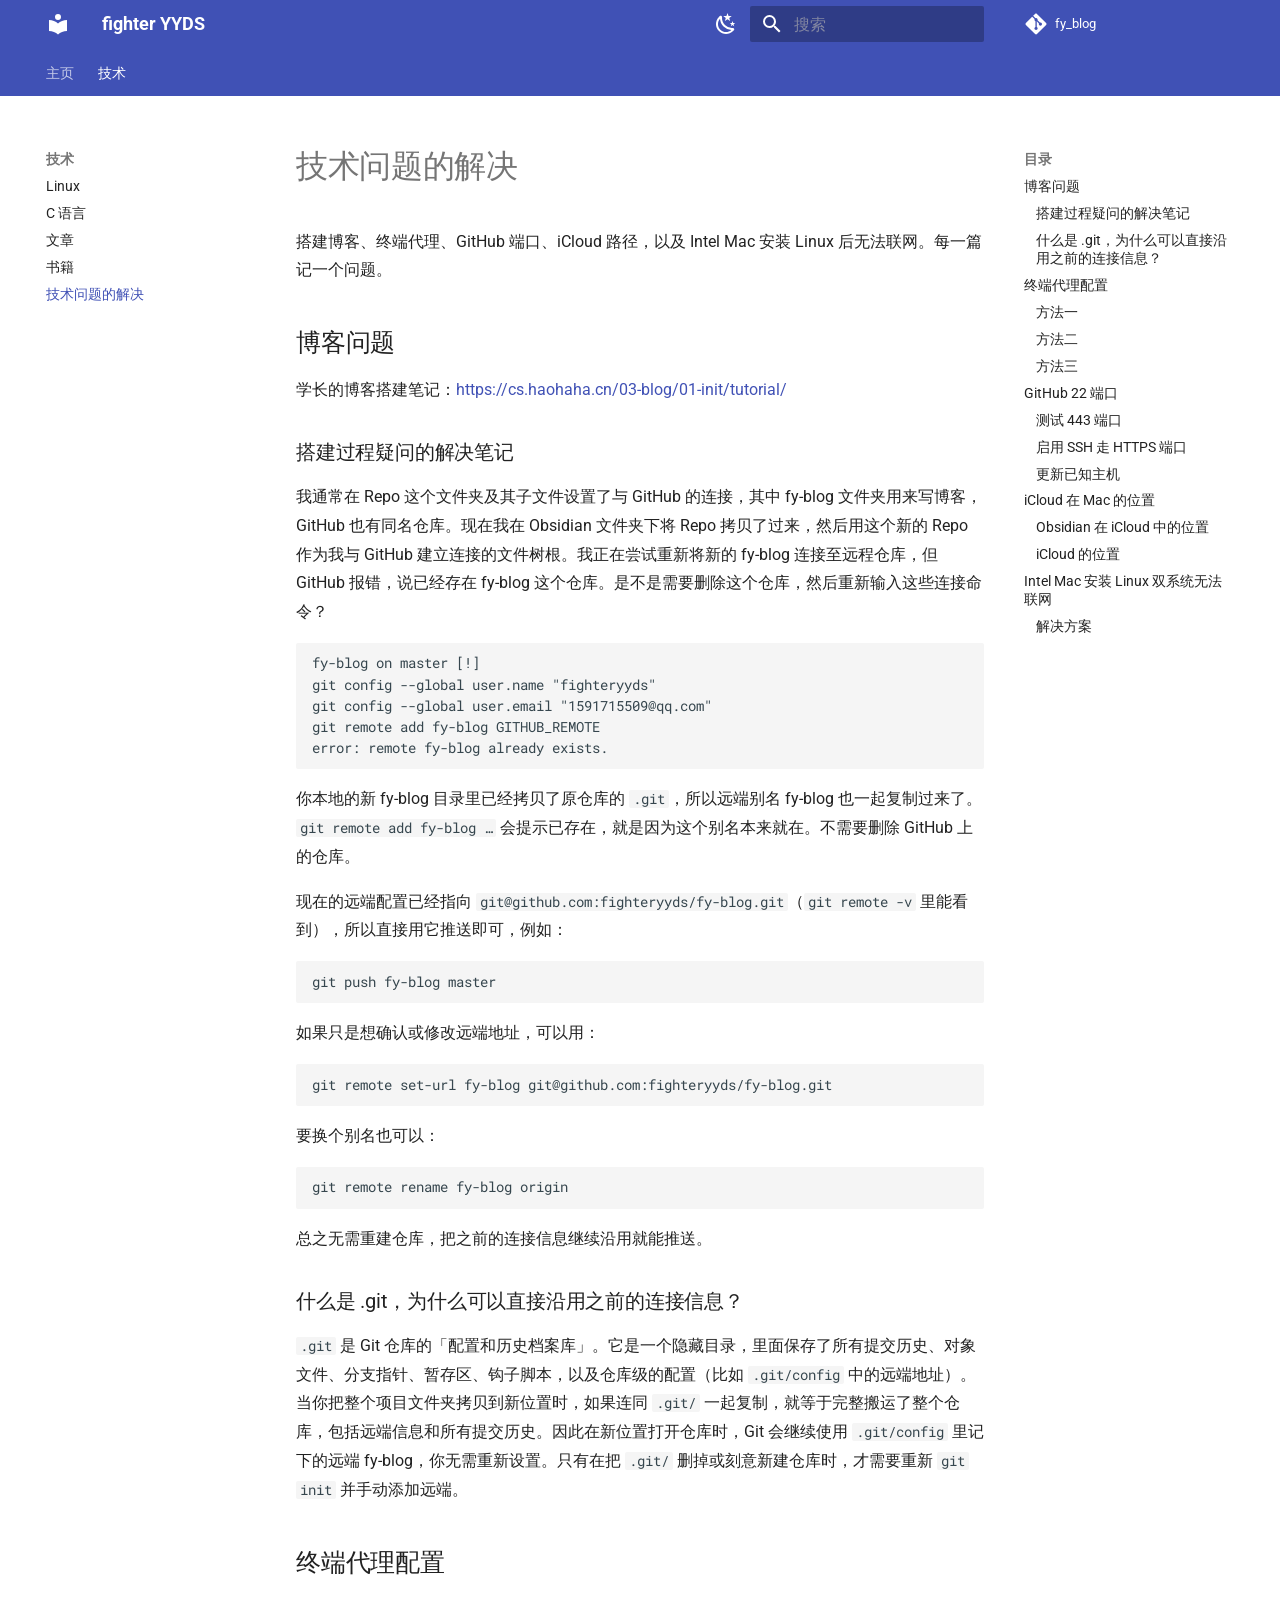
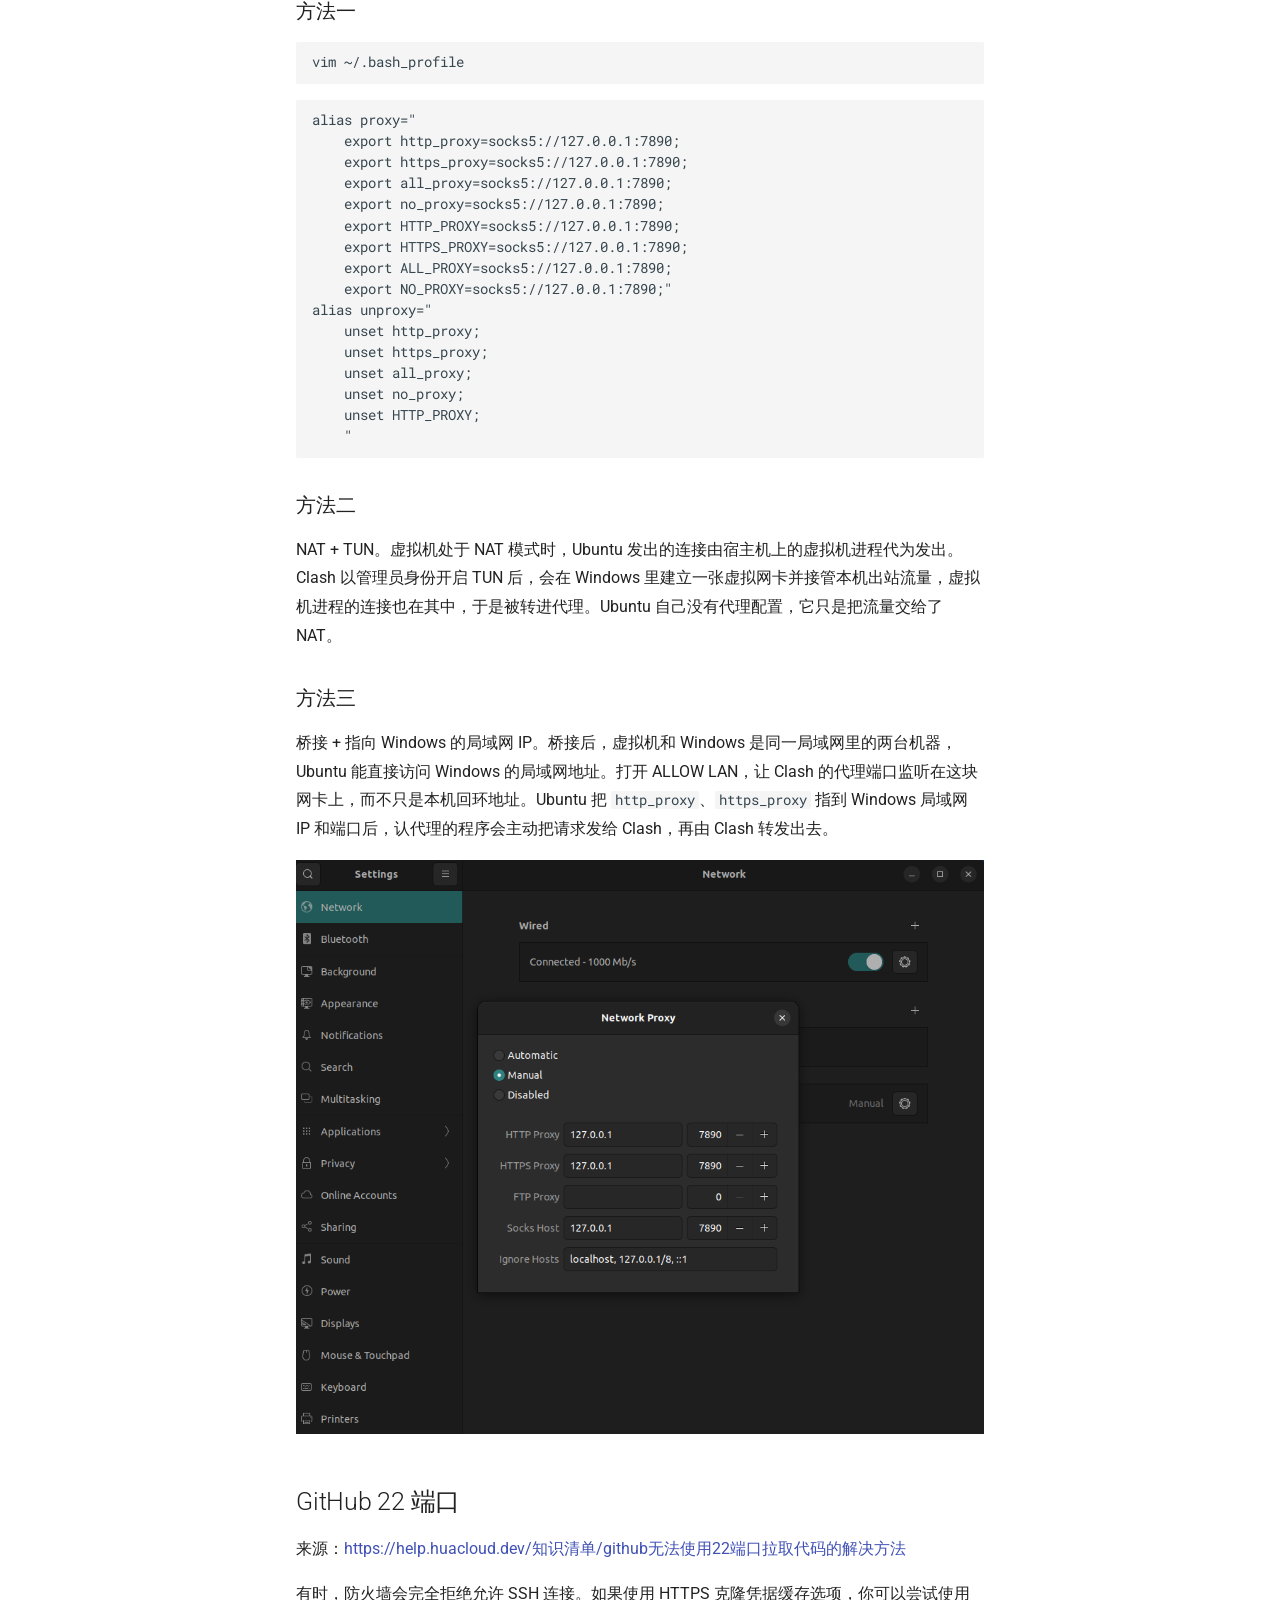
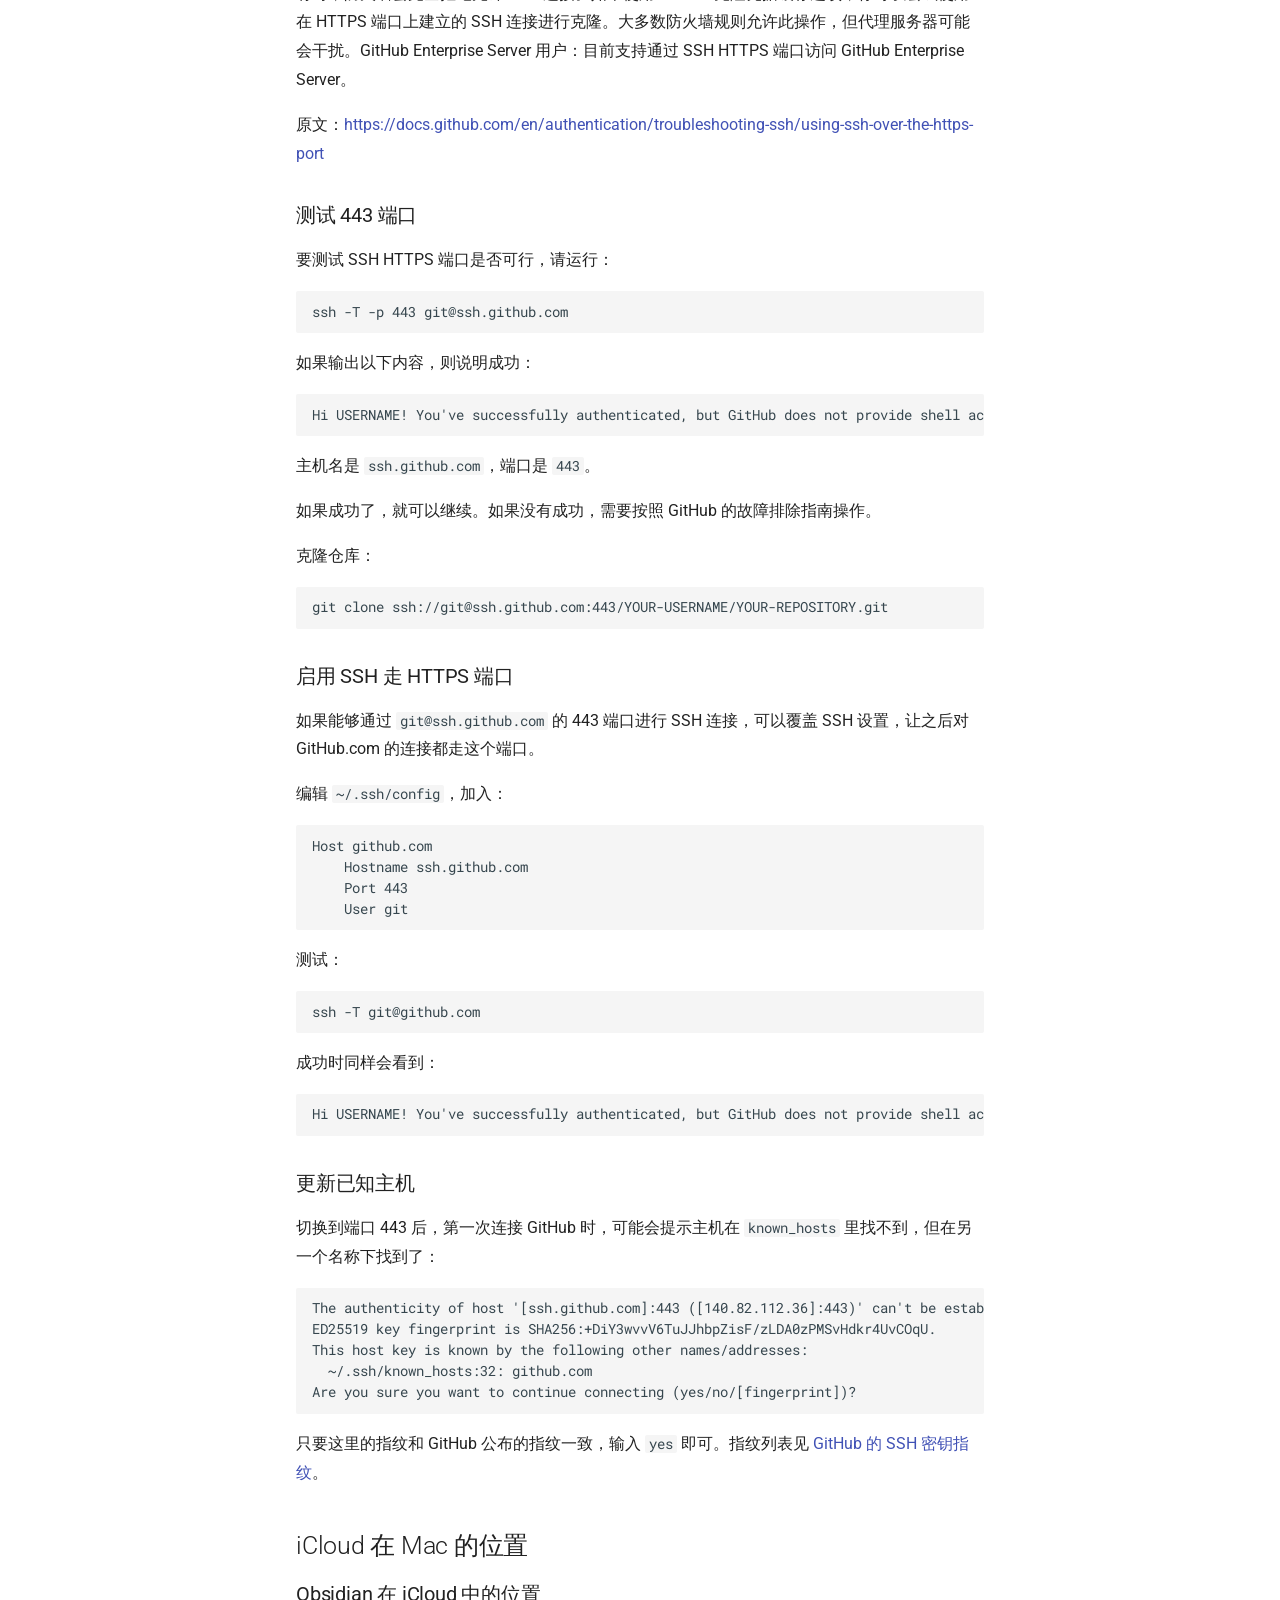
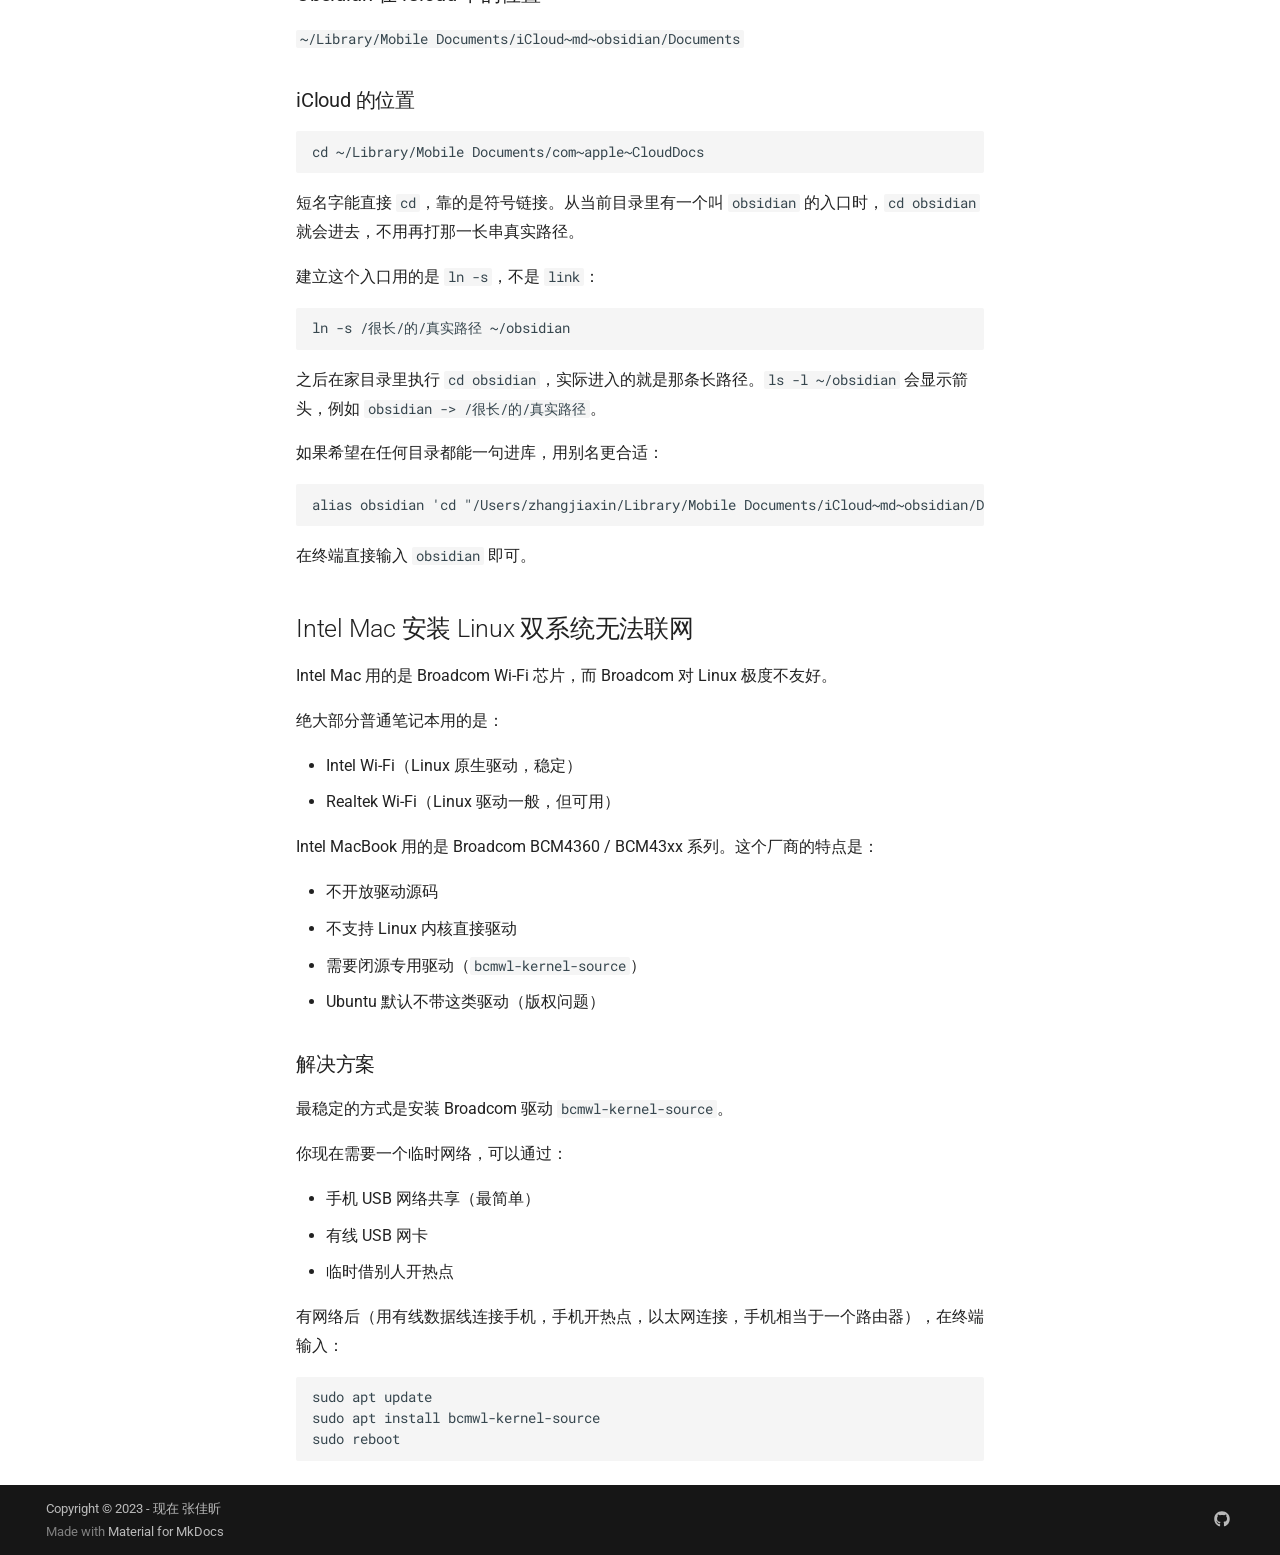
<file: skills/problems/index.html>
<!doctype html>
<html lang="zh" class="no-js">
  <head>
    
      <meta charset="utf-8">
      <meta name="viewport" content="width=device-width,initial-scale=1">
      
      
      
        <link rel="canonical" href="https://fighteryyds-creater.github.io/fy_blog/skills/problems/">
      
      
        <link rel="prev" href="../book/">
      
      
      
        
      
      
      <link rel="icon" href="../../assets/images/favicon.png">
      <meta name="generator" content="mkdocs-1.6.1, mkdocs-material-9.7.7">
    
    
      
        <title>技术问题的解决 - fighter YYDS</title>
      
    
    
      <link rel="stylesheet" href="../../assets/stylesheets/main.ec1eaa64.min.css">
      
        
        <link rel="stylesheet" href="../../assets/stylesheets/palette.ab4e12ef.min.css">
      
      


    
    
      
    
    
      
        
        
        <link rel="preconnect" href="https://fonts.gstatic.com" crossorigin>
        <link rel="stylesheet" href="https://fonts.googleapis.com/css?family=Roboto:300,300i,400,400i,700,700i%7CRoboto+Mono:400,400i,700,700i&display=fallback">
        <style>:root{--md-text-font:"Roboto";--md-code-font:"Roboto Mono"}</style>
      
    
    
      <link rel="stylesheet" href="../../mkdocs/css/no-footer.css">
    
      <link rel="stylesheet" href="../../mkdocs/css/typography.css">
    
    <script>__md_scope=new URL("../..",location),__md_hash=e=>[...e].reduce(((e,_)=>(e<<5)-e+_.charCodeAt(0)),0),__md_get=(e,_=localStorage,t=__md_scope)=>JSON.parse(_.getItem(t.pathname+"."+e)),__md_set=(e,_,t=localStorage,a=__md_scope)=>{try{t.setItem(a.pathname+"."+e,JSON.stringify(_))}catch(e){}}</script>
    
      

    
    
  </head>
  
  
    
    
      
    
    
    
    
    <body dir="ltr" data-md-color-scheme="default" data-md-color-primary="indigo" data-md-color-accent="orange">
  
    
    <input class="md-toggle" data-md-toggle="drawer" type="checkbox" id="__drawer" autocomplete="off">
    <input class="md-toggle" data-md-toggle="search" type="checkbox" id="__search" autocomplete="off">
    <label class="md-overlay" for="__drawer"></label>
    <div data-md-component="skip">
      
        
        <a href="#_1" class="md-skip">
          跳转至
        </a>
      
    </div>
    <div data-md-component="announce">
      
    </div>
    
    
      

<header class="md-header" data-md-component="header">
  <nav class="md-header__inner md-grid" aria-label="页眉">
    <a href="https://fighteryyds-creater.github.io/fy_blog/" title="fighter YYDS" class="md-header__button md-logo" aria-label="fighter YYDS" data-md-component="logo">
      
  
  <svg xmlns="http://www.w3.org/2000/svg" viewBox="0 0 24 24"><path d="M12 8a3 3 0 0 0 3-3 3 3 0 0 0-3-3 3 3 0 0 0-3 3 3 3 0 0 0 3 3m0 3.54C9.64 9.35 6.5 8 3 8v11c3.5 0 6.64 1.35 9 3.54 2.36-2.19 5.5-3.54 9-3.54V8c-3.5 0-6.64 1.35-9 3.54"/></svg>

    </a>
    <label class="md-header__button md-icon" for="__drawer">
      
      <svg xmlns="http://www.w3.org/2000/svg" viewBox="0 0 24 24"><path d="M3 6h18v2H3zm0 5h18v2H3zm0 5h18v2H3z"/></svg>
    </label>
    <div class="md-header__title" data-md-component="header-title">
      <div class="md-header__ellipsis">
        <div class="md-header__topic">
          <span class="md-ellipsis">
            fighter YYDS
          </span>
        </div>
        <div class="md-header__topic" data-md-component="header-topic">
          <span class="md-ellipsis">
            
              技术问题的解决
            
          </span>
        </div>
      </div>
    </div>
    
      
        <form class="md-header__option" data-md-component="palette">
  
    
    
    
    <input class="md-option" data-md-color-media="" data-md-color-scheme="default" data-md-color-primary="indigo" data-md-color-accent="orange"  aria-label="切换至夜间模式"  type="radio" name="__palette" id="__palette_0">
    
      <label class="md-header__button md-icon" title="切换至夜间模式" for="__palette_1" hidden>
        <svg xmlns="http://www.w3.org/2000/svg" viewBox="0 0 24 24"><path d="m17.75 4.09-2.53 1.94.91 3.06-2.63-1.81-2.63 1.81.91-3.06-2.53-1.94L12.44 4l1.06-3 1.06 3zm3.5 6.91-1.64 1.25.59 1.98-1.7-1.17-1.7 1.17.59-1.98L15.75 11l2.06-.05L18.5 9l.69 1.95zm-2.28 4.95c.83-.08 1.72 1.1 1.19 1.85-.32.45-.66.87-1.08 1.27C15.17 23 8.84 23 4.94 19.07c-3.91-3.9-3.91-10.24 0-14.14.4-.4.82-.76 1.27-1.08.75-.53 1.93.36 1.85 1.19-.27 2.86.69 5.83 2.89 8.02a9.96 9.96 0 0 0 8.02 2.89m-1.64 2.02a12.08 12.08 0 0 1-7.8-3.47c-2.17-2.19-3.33-5-3.49-7.82-2.81 3.14-2.7 7.96.31 10.98 3.02 3.01 7.84 3.12 10.98.31"/></svg>
      </label>
    
  
    
    
    
    <input class="md-option" data-md-color-media="" data-md-color-scheme="slate" data-md-color-primary="indigo" data-md-color-accent="orange"  aria-label="切换至日间模式"  type="radio" name="__palette" id="__palette_1">
    
      <label class="md-header__button md-icon" title="切换至日间模式" for="__palette_0" hidden>
        <svg xmlns="http://www.w3.org/2000/svg" viewBox="0 0 24 24"><path d="M12 7a5 5 0 0 1 5 5 5 5 0 0 1-5 5 5 5 0 0 1-5-5 5 5 0 0 1 5-5m0 2a3 3 0 0 0-3 3 3 3 0 0 0 3 3 3 3 0 0 0 3-3 3 3 0 0 0-3-3m0-7 2.39 3.42C13.65 5.15 12.84 5 12 5s-1.65.15-2.39.42zM3.34 7l4.16-.35A7.2 7.2 0 0 0 5.94 8.5c-.44.74-.69 1.5-.83 2.29zm.02 10 1.76-3.77a7.131 7.131 0 0 0 2.38 4.14zM20.65 7l-1.77 3.79a7.02 7.02 0 0 0-2.38-4.15zm-.01 10-4.14.36c.59-.51 1.12-1.14 1.54-1.86.42-.73.69-1.5.83-2.29zM12 22l-2.41-3.44c.74.27 1.55.44 2.41.44.82 0 1.63-.17 2.37-.44z"/></svg>
      </label>
    
  
</form>
      
    
    
      <script>var palette=__md_get("__palette");if(palette&&palette.color){if("(prefers-color-scheme)"===palette.color.media){var media=matchMedia("(prefers-color-scheme: light)"),input=document.querySelector(media.matches?"[data-md-color-media='(prefers-color-scheme: light)']":"[data-md-color-media='(prefers-color-scheme: dark)']");palette.color.media=input.getAttribute("data-md-color-media"),palette.color.scheme=input.getAttribute("data-md-color-scheme"),palette.color.primary=input.getAttribute("data-md-color-primary"),palette.color.accent=input.getAttribute("data-md-color-accent")}for(var[key,value]of Object.entries(palette.color))document.body.setAttribute("data-md-color-"+key,value)}</script>
    
    
    
      
      
        <label class="md-header__button md-icon" for="__search">
          
          <svg xmlns="http://www.w3.org/2000/svg" viewBox="0 0 24 24"><path d="M9.5 3A6.5 6.5 0 0 1 16 9.5c0 1.61-.59 3.09-1.56 4.23l.27.27h.79l5 5-1.5 1.5-5-5v-.79l-.27-.27A6.52 6.52 0 0 1 9.5 16 6.5 6.5 0 0 1 3 9.5 6.5 6.5 0 0 1 9.5 3m0 2C7 5 5 7 5 9.5S7 14 9.5 14 14 12 14 9.5 12 5 9.5 5"/></svg>
        </label>
        <div class="md-search" data-md-component="search" role="dialog">
  <label class="md-search__overlay" for="__search"></label>
  <div class="md-search__inner" role="search">
    <form class="md-search__form" name="search">
      <input type="text" class="md-search__input" name="query" aria-label="搜索" placeholder="搜索" autocapitalize="off" autocorrect="off" autocomplete="off" spellcheck="false" data-md-component="search-query" required>
      <label class="md-search__icon md-icon" for="__search">
        
        <svg xmlns="http://www.w3.org/2000/svg" viewBox="0 0 24 24"><path d="M9.5 3A6.5 6.5 0 0 1 16 9.5c0 1.61-.59 3.09-1.56 4.23l.27.27h.79l5 5-1.5 1.5-5-5v-.79l-.27-.27A6.52 6.52 0 0 1 9.5 16 6.5 6.5 0 0 1 3 9.5 6.5 6.5 0 0 1 9.5 3m0 2C7 5 5 7 5 9.5S7 14 9.5 14 14 12 14 9.5 12 5 9.5 5"/></svg>
        
        <svg xmlns="http://www.w3.org/2000/svg" viewBox="0 0 24 24"><path d="M20 11v2H8l5.5 5.5-1.42 1.42L4.16 12l7.92-7.92L13.5 5.5 8 11z"/></svg>
      </label>
      <nav class="md-search__options" aria-label="查找">
        
        <button type="reset" class="md-search__icon md-icon" title="清空当前内容" aria-label="清空当前内容" tabindex="-1">
          
          <svg xmlns="http://www.w3.org/2000/svg" viewBox="0 0 24 24"><path d="M19 6.41 17.59 5 12 10.59 6.41 5 5 6.41 10.59 12 5 17.59 6.41 19 12 13.41 17.59 19 19 17.59 13.41 12z"/></svg>
        </button>
      </nav>
      
        <div class="md-search__suggest" data-md-component="search-suggest"></div>
      
    </form>
    <div class="md-search__output">
      <div class="md-search__scrollwrap" tabindex="0" data-md-scrollfix>
        <div class="md-search-result" data-md-component="search-result">
          <div class="md-search-result__meta">
            正在初始化搜索引擎
          </div>
          <ol class="md-search-result__list" role="presentation"></ol>
        </div>
      </div>
    </div>
  </div>
</div>
      
    
    
      <div class="md-header__source">
        <a href="https://github.com/fighteryyds-creater/fy_blog" title="前往仓库" class="md-source" data-md-component="source">
  <div class="md-source__icon md-icon">
    
    <svg xmlns="http://www.w3.org/2000/svg" viewBox="0 0 448 512"><!--! Font Awesome Free 7.1.0 by @fontawesome - https://fontawesome.com License - https://fontawesome.com/license/free (Icons: CC BY 4.0, Fonts: SIL OFL 1.1, Code: MIT License) Copyright 2025 Fonticons, Inc.--><path d="M439.6 236.1 244 40.5c-5.4-5.5-12.8-8.5-20.4-8.5s-15 3-20.4 8.4L162.5 81l51.5 51.5c27.1-9.1 52.7 16.8 43.4 43.7l49.7 49.7c34.2-11.8 61.2 31 35.5 56.7-26.5 26.5-70.2-2.9-56-37.3L240.3 199v121.9c25.3 12.5 22.3 41.8 9.1 55-6.4 6.4-15.2 10.1-24.3 10.1s-17.8-3.6-24.3-10.1c-17.6-17.6-11.1-46.9 11.2-56v-123c-20.8-8.5-24.6-30.7-18.6-45L142.6 101 8.5 235.1C3 240.6 0 247.9 0 255.5s3 15 8.5 20.4l195.6 195.7c5.4 5.4 12.7 8.4 20.4 8.4s15-3 20.4-8.4l194.7-194.7c5.4-5.4 8.4-12.8 8.4-20.4s-3-15-8.4-20.4"/></svg>
  </div>
  <div class="md-source__repository">
    fy_blog
  </div>
</a>
      </div>
    
  </nav>
  
</header>
    
    <div class="md-container" data-md-component="container">
      
      
        
          
            
<nav class="md-tabs" aria-label="标签" data-md-component="tabs">
  <div class="md-grid">
    <ul class="md-tabs__list">
      
        
  
  
  
  
    <li class="md-tabs__item">
      <a href="../.." class="md-tabs__link">
        
  
  
    
  
  主页

      </a>
    </li>
  

      
        
  
  
  
    
  
  
    
    
      <li class="md-tabs__item md-tabs__item--active">
        <a href="../Linux/" class="md-tabs__link">
          
  
  
    
  
  技术

        </a>
      </li>
    
  

      
    </ul>
  </div>
</nav>
          
        
      
      <main class="md-main" data-md-component="main">
        <div class="md-main__inner md-grid">
          
            
              
              <div class="md-sidebar md-sidebar--primary" data-md-component="sidebar" data-md-type="navigation" >
                <div class="md-sidebar__scrollwrap">
                  <div class="md-sidebar__inner">
                    


  


<nav class="md-nav md-nav--primary md-nav--lifted" aria-label="导航栏" data-md-level="0">
  <label class="md-nav__title" for="__drawer">
    <a href="https://fighteryyds-creater.github.io/fy_blog/" title="fighter YYDS" class="md-nav__button md-logo" aria-label="fighter YYDS" data-md-component="logo">
      
  
  <svg xmlns="http://www.w3.org/2000/svg" viewBox="0 0 24 24"><path d="M12 8a3 3 0 0 0 3-3 3 3 0 0 0-3-3 3 3 0 0 0-3 3 3 3 0 0 0 3 3m0 3.54C9.64 9.35 6.5 8 3 8v11c3.5 0 6.64 1.35 9 3.54 2.36-2.19 5.5-3.54 9-3.54V8c-3.5 0-6.64 1.35-9 3.54"/></svg>

    </a>
    fighter YYDS
  </label>
  
    <div class="md-nav__source">
      <a href="https://github.com/fighteryyds-creater/fy_blog" title="前往仓库" class="md-source" data-md-component="source">
  <div class="md-source__icon md-icon">
    
    <svg xmlns="http://www.w3.org/2000/svg" viewBox="0 0 448 512"><!--! Font Awesome Free 7.1.0 by @fontawesome - https://fontawesome.com License - https://fontawesome.com/license/free (Icons: CC BY 4.0, Fonts: SIL OFL 1.1, Code: MIT License) Copyright 2025 Fonticons, Inc.--><path d="M439.6 236.1 244 40.5c-5.4-5.5-12.8-8.5-20.4-8.5s-15 3-20.4 8.4L162.5 81l51.5 51.5c27.1-9.1 52.7 16.8 43.4 43.7l49.7 49.7c34.2-11.8 61.2 31 35.5 56.7-26.5 26.5-70.2-2.9-56-37.3L240.3 199v121.9c25.3 12.5 22.3 41.8 9.1 55-6.4 6.4-15.2 10.1-24.3 10.1s-17.8-3.6-24.3-10.1c-17.6-17.6-11.1-46.9 11.2-56v-123c-20.8-8.5-24.6-30.7-18.6-45L142.6 101 8.5 235.1C3 240.6 0 247.9 0 255.5s3 15 8.5 20.4l195.6 195.7c5.4 5.4 12.7 8.4 20.4 8.4s15-3 20.4-8.4l194.7-194.7c5.4-5.4 8.4-12.8 8.4-20.4s-3-15-8.4-20.4"/></svg>
  </div>
  <div class="md-source__repository">
    fy_blog
  </div>
</a>
    </div>
  
  <ul class="md-nav__list" data-md-scrollfix>
    
      
      
  
  
  
  
    <li class="md-nav__item">
      <a href="../.." class="md-nav__link">
        
  
  
  <span class="md-ellipsis">
    
  
    主页
  

    
  </span>
  
  

      </a>
    </li>
  

    
      
      
  
  
    
  
  
  
    
    
      
        
      
        
      
        
      
        
      
        
      
    
    
    
      
        
        
      
      
    
    
    <li class="md-nav__item md-nav__item--active md-nav__item--section md-nav__item--nested">
      
        
        
        <input class="md-nav__toggle md-toggle " type="checkbox" id="__nav_2" checked>
        
          
          <label class="md-nav__link" for="__nav_2" id="__nav_2_label" tabindex="">
            
  
  
  <span class="md-ellipsis">
    
  
    技术
  

    
  </span>
  
  

            <span class="md-nav__icon md-icon"></span>
          </label>
        
        <nav class="md-nav" data-md-level="1" aria-labelledby="__nav_2_label" aria-expanded="true">
          <label class="md-nav__title" for="__nav_2">
            <span class="md-nav__icon md-icon"></span>
            
  
    技术
  

          </label>
          <ul class="md-nav__list" data-md-scrollfix>
            
              
                
  
  
  
  
    <li class="md-nav__item">
      <a href="../Linux/" class="md-nav__link">
        
  
  
  <span class="md-ellipsis">
    
  
    Linux
  

    
  </span>
  
  

      </a>
    </li>
  

              
            
              
                
  
  
  
  
    <li class="md-nav__item">
      <a href="../c/" class="md-nav__link">
        
  
  
  <span class="md-ellipsis">
    
  
    C 语言
  

    
  </span>
  
  

      </a>
    </li>
  

              
            
              
                
  
  
  
  
    <li class="md-nav__item">
      <a href="../article/" class="md-nav__link">
        
  
  
  <span class="md-ellipsis">
    
  
    文章
  

    
  </span>
  
  

      </a>
    </li>
  

              
            
              
                
  
  
  
  
    <li class="md-nav__item">
      <a href="../book/" class="md-nav__link">
        
  
  
  <span class="md-ellipsis">
    
  
    书籍
  

    
  </span>
  
  

      </a>
    </li>
  

              
            
              
                
  
  
    
  
  
  
    <li class="md-nav__item md-nav__item--active">
      
      <input class="md-nav__toggle md-toggle" type="checkbox" id="__toc">
      
      
        
      
      
        <label class="md-nav__link md-nav__link--active" for="__toc">
          
  
  
  <span class="md-ellipsis">
    
  
    技术问题的解决
  

    
  </span>
  
  

          <span class="md-nav__icon md-icon"></span>
        </label>
      
      <a href="./" class="md-nav__link md-nav__link--active">
        
  
  
  <span class="md-ellipsis">
    
  
    技术问题的解决
  

    
  </span>
  
  

      </a>
      
        

<nav class="md-nav md-nav--secondary" aria-label="目录">
  
  
  
    
  
  
    <label class="md-nav__title" for="__toc">
      <span class="md-nav__icon md-icon"></span>
      目录
    </label>
    <ul class="md-nav__list" data-md-component="toc" data-md-scrollfix>
      
        <li class="md-nav__item">
  <a href="#_2" class="md-nav__link">
    <span class="md-ellipsis">
      
        博客问题
      
    </span>
  </a>
  
    <nav class="md-nav" aria-label="博客问题">
      <ul class="md-nav__list">
        
          <li class="md-nav__item">
  <a href="#_3" class="md-nav__link">
    <span class="md-ellipsis">
      
        搭建过程疑问的解决笔记
      
    </span>
  </a>
  
</li>
        
          <li class="md-nav__item">
  <a href="#git" class="md-nav__link">
    <span class="md-ellipsis">
      
        什么是 .git，为什么可以直接沿用之前的连接信息？
      
    </span>
  </a>
  
</li>
        
      </ul>
    </nav>
  
</li>
      
        <li class="md-nav__item">
  <a href="#_4" class="md-nav__link">
    <span class="md-ellipsis">
      
        终端代理配置
      
    </span>
  </a>
  
    <nav class="md-nav" aria-label="终端代理配置">
      <ul class="md-nav__list">
        
          <li class="md-nav__item">
  <a href="#_5" class="md-nav__link">
    <span class="md-ellipsis">
      
        方法一
      
    </span>
  </a>
  
</li>
        
          <li class="md-nav__item">
  <a href="#_6" class="md-nav__link">
    <span class="md-ellipsis">
      
        方法二
      
    </span>
  </a>
  
</li>
        
          <li class="md-nav__item">
  <a href="#_7" class="md-nav__link">
    <span class="md-ellipsis">
      
        方法三
      
    </span>
  </a>
  
</li>
        
      </ul>
    </nav>
  
</li>
      
        <li class="md-nav__item">
  <a href="#github-22" class="md-nav__link">
    <span class="md-ellipsis">
      
        GitHub 22 端口
      
    </span>
  </a>
  
    <nav class="md-nav" aria-label="GitHub 22 端口">
      <ul class="md-nav__list">
        
          <li class="md-nav__item">
  <a href="#443" class="md-nav__link">
    <span class="md-ellipsis">
      
        测试 443 端口
      
    </span>
  </a>
  
</li>
        
          <li class="md-nav__item">
  <a href="#ssh-https" class="md-nav__link">
    <span class="md-ellipsis">
      
        启用 SSH 走 HTTPS 端口
      
    </span>
  </a>
  
</li>
        
          <li class="md-nav__item">
  <a href="#_8" class="md-nav__link">
    <span class="md-ellipsis">
      
        更新已知主机
      
    </span>
  </a>
  
</li>
        
      </ul>
    </nav>
  
</li>
      
        <li class="md-nav__item">
  <a href="#icloud-mac" class="md-nav__link">
    <span class="md-ellipsis">
      
        iCloud 在 Mac 的位置
      
    </span>
  </a>
  
    <nav class="md-nav" aria-label="iCloud 在 Mac 的位置">
      <ul class="md-nav__list">
        
          <li class="md-nav__item">
  <a href="#obsidian-icloud" class="md-nav__link">
    <span class="md-ellipsis">
      
        Obsidian 在 iCloud 中的位置
      
    </span>
  </a>
  
</li>
        
          <li class="md-nav__item">
  <a href="#icloud" class="md-nav__link">
    <span class="md-ellipsis">
      
        iCloud 的位置
      
    </span>
  </a>
  
</li>
        
      </ul>
    </nav>
  
</li>
      
        <li class="md-nav__item">
  <a href="#intel-mac-linux" class="md-nav__link">
    <span class="md-ellipsis">
      
        Intel Mac 安装 Linux 双系统无法联网
      
    </span>
  </a>
  
    <nav class="md-nav" aria-label="Intel Mac 安装 Linux 双系统无法联网">
      <ul class="md-nav__list">
        
          <li class="md-nav__item">
  <a href="#_9" class="md-nav__link">
    <span class="md-ellipsis">
      
        解决方案
      
    </span>
  </a>
  
</li>
        
      </ul>
    </nav>
  
</li>
      
    </ul>
  
</nav>
      
    </li>
  

              
            
          </ul>
        </nav>
      
    </li>
  

    
  </ul>
</nav>
                  </div>
                </div>
              </div>
            
            
              
              <div class="md-sidebar md-sidebar--secondary" data-md-component="sidebar" data-md-type="toc" >
                <div class="md-sidebar__scrollwrap">
                  <div class="md-sidebar__inner">
                    

<nav class="md-nav md-nav--secondary" aria-label="目录">
  
  
  
    
  
  
    <label class="md-nav__title" for="__toc">
      <span class="md-nav__icon md-icon"></span>
      目录
    </label>
    <ul class="md-nav__list" data-md-component="toc" data-md-scrollfix>
      
        <li class="md-nav__item">
  <a href="#_2" class="md-nav__link">
    <span class="md-ellipsis">
      
        博客问题
      
    </span>
  </a>
  
    <nav class="md-nav" aria-label="博客问题">
      <ul class="md-nav__list">
        
          <li class="md-nav__item">
  <a href="#_3" class="md-nav__link">
    <span class="md-ellipsis">
      
        搭建过程疑问的解决笔记
      
    </span>
  </a>
  
</li>
        
          <li class="md-nav__item">
  <a href="#git" class="md-nav__link">
    <span class="md-ellipsis">
      
        什么是 .git，为什么可以直接沿用之前的连接信息？
      
    </span>
  </a>
  
</li>
        
      </ul>
    </nav>
  
</li>
      
        <li class="md-nav__item">
  <a href="#_4" class="md-nav__link">
    <span class="md-ellipsis">
      
        终端代理配置
      
    </span>
  </a>
  
    <nav class="md-nav" aria-label="终端代理配置">
      <ul class="md-nav__list">
        
          <li class="md-nav__item">
  <a href="#_5" class="md-nav__link">
    <span class="md-ellipsis">
      
        方法一
      
    </span>
  </a>
  
</li>
        
          <li class="md-nav__item">
  <a href="#_6" class="md-nav__link">
    <span class="md-ellipsis">
      
        方法二
      
    </span>
  </a>
  
</li>
        
          <li class="md-nav__item">
  <a href="#_7" class="md-nav__link">
    <span class="md-ellipsis">
      
        方法三
      
    </span>
  </a>
  
</li>
        
      </ul>
    </nav>
  
</li>
      
        <li class="md-nav__item">
  <a href="#github-22" class="md-nav__link">
    <span class="md-ellipsis">
      
        GitHub 22 端口
      
    </span>
  </a>
  
    <nav class="md-nav" aria-label="GitHub 22 端口">
      <ul class="md-nav__list">
        
          <li class="md-nav__item">
  <a href="#443" class="md-nav__link">
    <span class="md-ellipsis">
      
        测试 443 端口
      
    </span>
  </a>
  
</li>
        
          <li class="md-nav__item">
  <a href="#ssh-https" class="md-nav__link">
    <span class="md-ellipsis">
      
        启用 SSH 走 HTTPS 端口
      
    </span>
  </a>
  
</li>
        
          <li class="md-nav__item">
  <a href="#_8" class="md-nav__link">
    <span class="md-ellipsis">
      
        更新已知主机
      
    </span>
  </a>
  
</li>
        
      </ul>
    </nav>
  
</li>
      
        <li class="md-nav__item">
  <a href="#icloud-mac" class="md-nav__link">
    <span class="md-ellipsis">
      
        iCloud 在 Mac 的位置
      
    </span>
  </a>
  
    <nav class="md-nav" aria-label="iCloud 在 Mac 的位置">
      <ul class="md-nav__list">
        
          <li class="md-nav__item">
  <a href="#obsidian-icloud" class="md-nav__link">
    <span class="md-ellipsis">
      
        Obsidian 在 iCloud 中的位置
      
    </span>
  </a>
  
</li>
        
          <li class="md-nav__item">
  <a href="#icloud" class="md-nav__link">
    <span class="md-ellipsis">
      
        iCloud 的位置
      
    </span>
  </a>
  
</li>
        
      </ul>
    </nav>
  
</li>
      
        <li class="md-nav__item">
  <a href="#intel-mac-linux" class="md-nav__link">
    <span class="md-ellipsis">
      
        Intel Mac 安装 Linux 双系统无法联网
      
    </span>
  </a>
  
    <nav class="md-nav" aria-label="Intel Mac 安装 Linux 双系统无法联网">
      <ul class="md-nav__list">
        
          <li class="md-nav__item">
  <a href="#_9" class="md-nav__link">
    <span class="md-ellipsis">
      
        解决方案
      
    </span>
  </a>
  
</li>
        
      </ul>
    </nav>
  
</li>
      
    </ul>
  
</nav>
                  </div>
                </div>
              </div>
            
          
          
            <div class="md-content" data-md-component="content">
              
              <article class="md-content__inner md-typeset">
                
                  


  
  


<h1 id="_1">技术问题的解决</h1>
<p>搭建博客、终端代理、GitHub 端口、iCloud 路径，以及 Intel Mac 安装 Linux 后无法联网。每一篇记一个问题。</p>
<h2 id="_2">博客问题</h2>
<p>学长的博客搭建笔记：<a href="https://cs.haohaha.cn/03-blog/01-init/tutorial/">https://cs.haohaha.cn/03-blog/01-init/tutorial/</a></p>
<h3 id="_3">搭建过程疑问的解决笔记</h3>
<p>我通常在 Repo 这个文件夹及其子文件设置了与 GitHub 的连接，其中 fy-blog 文件夹用来写博客，GitHub 也有同名仓库。现在我在 Obsidian 文件夹下将 Repo 拷贝了过来，然后用这个新的 Repo 作为我与 GitHub 建立连接的文件树根。我正在尝试重新将新的 fy-blog 连接至远程仓库，但 GitHub 报错，说已经存在 fy-blog 这个仓库。是不是需要删除这个仓库，然后重新输入这些连接命令？</p>
<pre><code class="language-text">fy-blog on master [!]
git config --global user.name &quot;fighteryyds&quot;
git config --global user.email &quot;1591715509@qq.com&quot;
git remote add fy-blog GITHUB_REMOTE
error: remote fy-blog already exists.
</code></pre>
<p>你本地的新 fy-blog 目录里已经拷贝了原仓库的 <code>.git</code>，所以远端别名 fy-blog 也一起复制过来了。<code>git remote add fy-blog …</code> 会提示已存在，就是因为这个别名本来就在。不需要删除 GitHub 上的仓库。</p>
<p>现在的远端配置已经指向 <code>git@github.com:fighteryyds/fy-blog.git</code>（<code>git remote -v</code> 里能看到），所以直接用它推送即可，例如：</p>
<pre><code class="language-bash">git push fy-blog master
</code></pre>
<p>如果只是想确认或修改远端地址，可以用：</p>
<pre><code class="language-bash">git remote set-url fy-blog git@github.com:fighteryyds/fy-blog.git
</code></pre>
<p>要换个别名也可以：</p>
<pre><code class="language-bash">git remote rename fy-blog origin
</code></pre>
<p>总之无需重建仓库，把之前的连接信息继续沿用就能推送。</p>
<h3 id="git">什么是 .git，为什么可以直接沿用之前的连接信息？</h3>
<p><code>.git</code> 是 Git 仓库的「配置和历史档案库」。它是一个隐藏目录，里面保存了所有提交历史、对象文件、分支指针、暂存区、钩子脚本，以及仓库级的配置（比如 <code>.git/config</code> 中的远端地址）。当你把整个项目文件夹拷贝到新位置时，如果连同 <code>.git/</code> 一起复制，就等于完整搬运了整个仓库，包括远端信息和所有提交历史。因此在新位置打开仓库时，Git 会继续使用 <code>.git/config</code> 里记下的远端 fy-blog，你无需重新设置。只有在把 <code>.git/</code> 删掉或刻意新建仓库时，才需要重新 <code>git init</code> 并手动添加远端。</p>
<h2 id="_4">终端代理配置</h2>
<h3 id="_5">方法一</h3>
<pre><code class="language-bash">vim ~/.bash_profile
</code></pre>
<pre><code class="language-bash">alias proxy=&quot;
    export http_proxy=socks5://127.0.0.1:7890;
    export https_proxy=socks5://127.0.0.1:7890;
    export all_proxy=socks5://127.0.0.1:7890;
    export no_proxy=socks5://127.0.0.1:7890;
    export HTTP_PROXY=socks5://127.0.0.1:7890;
    export HTTPS_PROXY=socks5://127.0.0.1:7890;
    export ALL_PROXY=socks5://127.0.0.1:7890;
    export NO_PROXY=socks5://127.0.0.1:7890;&quot;
alias unproxy=&quot;
    unset http_proxy;
    unset https_proxy;
    unset all_proxy;
    unset no_proxy;
    unset HTTP_PROXY;
    &quot;
</code></pre>
<h3 id="_6">方法二</h3>
<p>NAT + TUN。虚拟机处于 NAT 模式时，Ubuntu 发出的连接由宿主机上的虚拟机进程代为发出。Clash 以管理员身份开启 TUN 后，会在 Windows 里建立一张虚拟网卡并接管本机出站流量，虚拟机进程的连接也在其中，于是被转进代理。Ubuntu 自己没有代理配置，它只是把流量交给了 NAT。</p>
<h3 id="_7">方法三</h3>
<p>桥接 + 指向 Windows 的局域网 IP。桥接后，虚拟机和 Windows 是同一局域网里的两台机器，Ubuntu 能直接访问 Windows 的局域网地址。打开 ALLOW LAN，让 Clash 的代理端口监听在这块网卡上，而不只是本机回环地址。Ubuntu 把 <code>http_proxy</code>、<code>https_proxy</code> 指到 Windows 局域网 IP 和端口后，认代理的程序会主动把请求发给 Clash，再由 Clash 转发出去。</p>
<p><img alt=" " src="304c80b3f54018d746bcc9601a9c67c0.png" /></p>
<h2 id="github-22">GitHub 22 端口</h2>
<p>来源：<a href="https://help.huacloud.dev/知识清单/github无法使用22端口拉取代码的解决方法">https://help.huacloud.dev/知识清单/github无法使用22端口拉取代码的解决方法</a></p>
<p>有时，防火墙会完全拒绝允许 SSH 连接。如果使用 HTTPS 克隆凭据缓存选项，你可以尝试使用在 HTTPS 端口上建立的 SSH 连接进行克隆。大多数防火墙规则允许此操作，但代理服务器可能会干扰。GitHub Enterprise Server 用户：目前支持通过 SSH HTTPS 端口访问 GitHub Enterprise Server。</p>
<p>原文：<a href="https://docs.github.com/en/authentication/troubleshooting-ssh/using-ssh-over-the-https-port">https://docs.github.com/en/authentication/troubleshooting-ssh/using-ssh-over-the-https-port</a></p>
<h3 id="443">测试 443 端口</h3>
<p>要测试 SSH HTTPS 端口是否可行，请运行：</p>
<pre><code class="language-bash">ssh -T -p 443 git@ssh.github.com
</code></pre>
<p>如果输出以下内容，则说明成功：</p>
<pre><code class="language-text">Hi USERNAME! You've successfully authenticated, but GitHub does not provide shell access.
</code></pre>
<p>主机名是 <code>ssh.github.com</code>，端口是 <code>443</code>。</p>
<p>如果成功了，就可以继续。如果没有成功，需要按照 GitHub 的故障排除指南操作。</p>
<p>克隆仓库：</p>
<pre><code class="language-bash">git clone ssh://git@ssh.github.com:443/YOUR-USERNAME/YOUR-REPOSITORY.git
</code></pre>
<h3 id="ssh-https">启用 SSH 走 HTTPS 端口</h3>
<p>如果能够通过 <code>git@ssh.github.com</code> 的 443 端口进行 SSH 连接，可以覆盖 SSH 设置，让之后对 GitHub.com 的连接都走这个端口。</p>
<p>编辑 <code>~/.ssh/config</code>，加入：</p>
<pre><code class="language-sshconfig">Host github.com
    Hostname ssh.github.com
    Port 443
    User git
</code></pre>
<p>测试：</p>
<pre><code class="language-bash">ssh -T git@github.com
</code></pre>
<p>成功时同样会看到：</p>
<pre><code class="language-text">Hi USERNAME! You've successfully authenticated, but GitHub does not provide shell access.
</code></pre>
<h3 id="_8">更新已知主机</h3>
<p>切换到端口 443 后，第一次连接 GitHub 时，可能会提示主机在 <code>known_hosts</code> 里找不到，但在另一个名称下找到了：</p>
<pre><code class="language-text">The authenticity of host '[ssh.github.com]:443 ([140.82.112.36]:443)' can't be established.
ED25519 key fingerprint is SHA256:+DiY3wvvV6TuJJhbpZisF/zLDA0zPMSvHdkr4UvCOqU.
This host key is known by the following other names/addresses:
  ~/.ssh/known_hosts:32: github.com
Are you sure you want to continue connecting (yes/no/[fingerprint])?
</code></pre>
<p>只要这里的指纹和 GitHub 公布的指纹一致，输入 <code>yes</code> 即可。指纹列表见 <a href="https://docs.github.com/en/authentication/keeping-your-account-and-data-secure/githubs-ssh-key-fingerprints">GitHub 的 SSH 密钥指纹</a>。</p>
<h2 id="icloud-mac">iCloud 在 Mac 的位置</h2>
<h3 id="obsidian-icloud">Obsidian 在 iCloud 中的位置</h3>
<p><code>~/Library/Mobile Documents/iCloud~md~obsidian/Documents</code></p>
<h3 id="icloud">iCloud 的位置</h3>
<pre><code class="language-bash">cd ~/Library/Mobile Documents/com~apple~CloudDocs
</code></pre>
<p>短名字能直接 <code>cd</code>，靠的是符号链接。从当前目录里有一个叫 <code>obsidian</code> 的入口时，<code>cd obsidian</code> 就会进去，不用再打那一长串真实路径。</p>
<p>建立这个入口用的是 <code>ln -s</code>，不是 <code>link</code>：</p>
<pre><code class="language-bash">ln -s /很长/的/真实路径 ~/obsidian
</code></pre>
<p>之后在家目录里执行 <code>cd obsidian</code>，实际进入的就是那条长路径。<code>ls -l ~/obsidian</code> 会显示箭头，例如 <code>obsidian -&gt; /很长/的/真实路径</code>。</p>
<p>如果希望在任何目录都能一句进库，用别名更合适：</p>
<pre><code class="language-bash">alias obsidian 'cd &quot;/Users/zhangjiaxin/Library/Mobile Documents/iCloud~md~obsidian/Documents&quot;'
</code></pre>
<p>在终端直接输入 <code>obsidian</code> 即可。</p>
<h2 id="intel-mac-linux">Intel Mac 安装 Linux 双系统无法联网</h2>
<p>Intel Mac 用的是 Broadcom Wi-Fi 芯片，而 Broadcom 对 Linux 极度不友好。</p>
<p>绝大部分普通笔记本用的是：</p>
<ul>
<li>Intel Wi-Fi（Linux 原生驱动，稳定）</li>
<li>Realtek Wi-Fi（Linux 驱动一般，但可用）</li>
</ul>
<p>Intel MacBook 用的是 Broadcom BCM4360 / BCM43xx 系列。这个厂商的特点是：</p>
<ul>
<li>不开放驱动源码</li>
<li>不支持 Linux 内核直接驱动</li>
<li>需要闭源专用驱动（<code>bcmwl-kernel-source</code>）</li>
<li>Ubuntu 默认不带这类驱动（版权问题）</li>
</ul>
<h3 id="_9">解决方案</h3>
<p>最稳定的方式是安装 Broadcom 驱动 <code>bcmwl-kernel-source</code>。</p>
<p>你现在需要一个临时网络，可以通过：</p>
<ul>
<li>手机 USB 网络共享（最简单）</li>
<li>有线 USB 网卡</li>
<li>临时借别人开热点</li>
</ul>
<p>有网络后（用有线数据线连接手机，手机开热点，以太网连接，手机相当于一个路由器），在终端输入：</p>
<pre><code class="language-bash">sudo apt update
sudo apt install bcmwl-kernel-source
sudo reboot
</code></pre>












                
              </article>
            </div>
          
          
<script>var target=document.getElementById(location.hash.slice(1));target&&target.name&&(target.checked=target.name.startsWith("__tabbed_"))</script>
        </div>
        
          <button type="button" class="md-top md-icon" data-md-component="top" hidden>
  
  <svg xmlns="http://www.w3.org/2000/svg" viewBox="0 0 24 24"><path d="M13 20h-2V8l-5.5 5.5-1.42-1.42L12 4.16l7.92 7.92-1.42 1.42L13 8z"/></svg>
  回到页面顶部
</button>
        
      </main>
      
        <footer class="md-footer">
  
  <div class="md-footer-meta md-typeset">
    <div class="md-footer-meta__inner md-grid">
      <div class="md-copyright">
  
    <div class="md-copyright__highlight">
      Copyright &copy; 2023 - 现在 张佳昕
    </div>
  
  
    Made with
    <a href="https://squidfunk.github.io/mkdocs-material/" target="_blank" rel="noopener">
      Material for MkDocs
    </a>
  
</div>
      
        
<div class="md-social">
  
    
    
    
    
    <a href="https://github.com/fighteryyds-creater" target="_blank" rel="noopener" title="GitHub | fighteryyds-creater" class="md-social__link">
      <svg xmlns="http://www.w3.org/2000/svg" viewBox="0 0 512 512"><!--! Font Awesome Free 7.1.0 by @fontawesome - https://fontawesome.com License - https://fontawesome.com/license/free (Icons: CC BY 4.0, Fonts: SIL OFL 1.1, Code: MIT License) Copyright 2025 Fonticons, Inc.--><path d="M173.9 397.4c0 2-2.3 3.6-5.2 3.6-3.3.3-5.6-1.3-5.6-3.6 0-2 2.3-3.6 5.2-3.6 3-.3 5.6 1.3 5.6 3.6m-31.1-4.5c-.7 2 1.3 4.3 4.3 4.9 2.6 1 5.6 0 6.2-2s-1.3-4.3-4.3-5.2c-2.6-.7-5.5.3-6.2 2.3m44.2-1.7c-2.9.7-4.9 2.6-4.6 4.9.3 2 2.9 3.3 5.9 2.6 2.9-.7 4.9-2.6 4.6-4.6-.3-1.9-3-3.2-5.9-2.9M252.8 8C114.1 8 8 113.3 8 252c0 110.9 69.8 205.8 169.5 239.2 12.8 2.3 17.3-5.6 17.3-12.1 0-6.2-.3-40.4-.3-61.4 0 0-70 15-84.7-29.8 0 0-11.4-29.1-27.8-36.6 0 0-22.9-15.7 1.6-15.4 0 0 24.9 2 38.6 25.8 21.9 38.6 58.6 27.5 72.9 20.9 2.3-16 8.8-27.1 16-33.7-55.9-6.2-112.3-14.3-112.3-110.5 0-27.5 7.6-41.3 23.6-58.9-2.6-6.5-11.1-33.3 2.6-67.9 20.9-6.5 69 27 69 27 20-5.6 41.5-8.5 62.8-8.5s42.8 2.9 62.8 8.5c0 0 48.1-33.6 69-27 13.7 34.7 5.2 61.4 2.6 67.9 16 17.7 25.8 31.5 25.8 58.9 0 96.5-58.9 104.2-114.8 110.5 9.2 7.9 17 22.9 17 46.4 0 33.7-.3 75.4-.3 83.6 0 6.5 4.6 14.4 17.3 12.1C436.2 457.8 504 362.9 504 252 504 113.3 391.5 8 252.8 8M105.2 352.9c-1.3 1-1 3.3.7 5.2 1.6 1.6 3.9 2.3 5.2 1 1.3-1 1-3.3-.7-5.2-1.6-1.6-3.9-2.3-5.2-1m-10.8-8.1c-.7 1.3.3 2.9 2.3 3.9 1.6 1 3.6.7 4.3-.7.7-1.3-.3-2.9-2.3-3.9-2-.6-3.6-.3-4.3.7m32.4 35.6c-1.6 1.3-1 4.3 1.3 6.2 2.3 2.3 5.2 2.6 6.5 1 1.3-1.3.7-4.3-1.3-6.2-2.2-2.3-5.2-2.6-6.5-1m-11.4-14.7c-1.6 1-1.6 3.6 0 5.9s4.3 3.3 5.6 2.3c1.6-1.3 1.6-3.9 0-6.2-1.4-2.3-4-3.3-5.6-2"/></svg>
    </a>
  
</div>
      
    </div>
  </div>
</footer>
      
    </div>
    <div class="md-dialog" data-md-component="dialog">
      <div class="md-dialog__inner md-typeset"></div>
    </div>
    
    
    
      
      
      <script id="__config" type="application/json">{"annotate": null, "base": "../..", "features": ["navigation.tabs", "navigation.top", "navigation.indexes", "navigation.expand", "search.suggest", "search.highlight"], "search": "../../assets/javascripts/workers/search.2c215733.min.js", "tags": null, "translations": {"clipboard.copied": "\u5df2\u590d\u5236", "clipboard.copy": "\u590d\u5236", "search.result.more.one": "\u5728\u8be5\u9875\u4e0a\u8fd8\u6709 1 \u4e2a\u7b26\u5408\u6761\u4ef6\u7684\u7ed3\u679c", "search.result.more.other": "\u5728\u8be5\u9875\u4e0a\u8fd8\u6709 # \u4e2a\u7b26\u5408\u6761\u4ef6\u7684\u7ed3\u679c", "search.result.none": "\u6ca1\u6709\u627e\u5230\u7b26\u5408\u6761\u4ef6\u7684\u7ed3\u679c", "search.result.one": "\u627e\u5230 1 \u4e2a\u7b26\u5408\u6761\u4ef6\u7684\u7ed3\u679c", "search.result.other": "# \u4e2a\u7b26\u5408\u6761\u4ef6\u7684\u7ed3\u679c", "search.result.placeholder": "\u952e\u5165\u4ee5\u5f00\u59cb\u641c\u7d22", "search.result.term.missing": "\u7f3a\u5c11", "select.version": "\u9009\u62e9\u5f53\u524d\u7248\u672c"}, "version": null}</script>
    
    
      <script src="../../assets/javascripts/bundle.d7400e89.min.js"></script>
      
    
  </body>
</html>
</file>
<file: mkdocs/css/no-footer.css>
/* 不使用底部的翻页，和原来的 fy-blog 一样 */
.md-footer__inner {
  display: none;
}
</file>
<file: mkdocs/css/typography.css>
/* 排版规范化：段落不首行缩进，强调用粗体不用斜体。
   中英文之间的空格写在 Markdown 里，不用 text-autospace，避免空格被加两次。 */

.md-typeset {
  line-height: 1.8;
}

.md-typeset p,
.md-typeset li,
.md-typeset dd,
.md-typeset blockquote,
.md-typeset td {
  text-indent: 0;
}

.md-typeset em {
  font-style: normal;
  font-weight: 700;
}

.md-typeset pre,
.md-typeset pre code,
.md-typeset code {
  line-height: 1.55;
}

.md-typeset pre em,
.md-typeset code em {
  font-style: inherit;
  font-weight: inherit;
}
</file>
<file: assets/stylesheets/main.ec1eaa64.min.css>
@charset "UTF-8";html{-webkit-text-size-adjust:none;-moz-text-size-adjust:none;text-size-adjust:none;box-sizing:border-box}*,:after,:before{box-sizing:inherit}@media (prefers-reduced-motion){*,:after,:before{transition:none!important}}body{margin:0}a,button,input,label{-webkit-tap-highlight-color:transparent}a{color:inherit;text-decoration:none}hr{border:0;box-sizing:initial;display:block;height:.05rem;overflow:visible;padding:0}small{font-size:80%}sub,sup{line-height:1em}img{border-style:none}table{border-collapse:initial;border-spacing:0}td,th{font-weight:400;vertical-align:top}button{background:#0000;border:0;font-family:inherit;font-size:inherit;margin:0;padding:0}input{border:0;outline:none}:root{--md-primary-fg-color:#4051b5;--md-primary-fg-color--light:#5d6cc0;--md-primary-fg-color--dark:#303fa1;--md-primary-bg-color:#fff;--md-primary-bg-color--light:#ffffffb3;--md-accent-fg-color:#526cfe;--md-accent-fg-color--transparent:#526cfe1a;--md-accent-bg-color:#fff;--md-accent-bg-color--light:#ffffffb3}[data-md-color-scheme=default]{color-scheme:light}[data-md-color-scheme=default] img[src$="#gh-dark-mode-only"],[data-md-color-scheme=default] img[src$="#only-dark"]{display:none}:root,[data-md-color-scheme=default]{--md-hue:225deg;--md-default-fg-color:#000000de;--md-default-fg-color--light:#0000008a;--md-default-fg-color--lighter:#00000052;--md-default-fg-color--lightest:#00000012;--md-default-bg-color:#fff;--md-default-bg-color--light:#ffffffb3;--md-default-bg-color--lighter:#ffffff4d;--md-default-bg-color--lightest:#ffffff1f;--md-code-fg-color:#36464e;--md-code-bg-color:#f5f5f5;--md-code-bg-color--light:#f5f5f5b3;--md-code-bg-color--lighter:#f5f5f54d;--md-code-hl-color:#4287ff;--md-code-hl-color--light:#4287ff1a;--md-code-hl-number-color:#d52a2a;--md-code-hl-special-color:#db1457;--md-code-hl-function-color:#a846b9;--md-code-hl-constant-color:#6e59d9;--md-code-hl-keyword-color:#3f6ec6;--md-code-hl-string-color:#1c7d4d;--md-code-hl-name-color:var(--md-code-fg-color);--md-code-hl-operator-color:var(--md-default-fg-color--light);--md-code-hl-punctuation-color:var(--md-default-fg-color--light);--md-code-hl-comment-color:var(--md-default-fg-color--light);--md-code-hl-generic-color:var(--md-default-fg-color--light);--md-code-hl-variable-color:var(--md-default-fg-color--light);--md-typeset-color:var(--md-default-fg-color);--md-typeset-a-color:var(--md-primary-fg-color);--md-typeset-del-color:#f5503d26;--md-typeset-ins-color:#0bd57026;--md-typeset-kbd-color:#fafafa;--md-typeset-kbd-accent-color:#fff;--md-typeset-kbd-border-color:#b8b8b8;--md-typeset-mark-color:#ffff0080;--md-typeset-table-color:#0000001f;--md-typeset-table-color--light:rgba(0,0,0,.035);--md-admonition-fg-color:var(--md-default-fg-color);--md-admonition-bg-color:var(--md-default-bg-color);--md-warning-fg-color:#000000de;--md-warning-bg-color:#ff9;--md-footer-fg-color:#fff;--md-footer-fg-color--light:#ffffffb3;--md-footer-fg-color--lighter:#ffffff73;--md-footer-bg-color:#000000de;--md-footer-bg-color--dark:#00000052;--md-shadow-z1:0 0.2rem 0.5rem #0000000d,0 0 0.05rem #0000001a;--md-shadow-z2:0 0.2rem 0.5rem #0000001a,0 0 0.05rem #00000040;--md-shadow-z3:0 0.2rem 0.5rem #0003,0 0 0.05rem #00000059}.md-icon svg{fill:currentcolor;display:block;height:1.2rem;width:1.2rem}body{-webkit-font-smoothing:antialiased;-moz-osx-font-smoothing:grayscale;--md-text-font-family:var(--md-text-font,_),-apple-system,BlinkMacSystemFont,Helvetica,Arial,sans-serif;--md-code-font-family:var(--md-code-font,_),SFMono-Regular,Consolas,Menlo,monospace}aside,body,input{font-feature-settings:"kern","liga";color:var(--md-typeset-color);font-family:var(--md-text-font-family)}code,kbd,pre{font-feature-settings:"kern";font-family:var(--md-code-font-family)}:root{--md-typeset-table-sort-icon:url('data:image/svg+xml;charset=utf-8,<svg xmlns="http://www.w3.org/2000/svg" viewBox="0 0 24 24"><path d="m18 21-4-4h3V7h-3l4-4 4 4h-3v10h3M2 19v-2h10v2M2 13v-2h7v2M2 7V5h4v2z"/></svg>');--md-typeset-table-sort-icon--asc:url('data:image/svg+xml;charset=utf-8,<svg xmlns="http://www.w3.org/2000/svg" viewBox="0 0 24 24"><path d="M19 17h3l-4 4-4-4h3V3h2M2 17h10v2H2M6 5v2H2V5m0 6h7v2H2z"/></svg>');--md-typeset-table-sort-icon--desc:url('data:image/svg+xml;charset=utf-8,<svg xmlns="http://www.w3.org/2000/svg" viewBox="0 0 24 24"><path d="M19 7h3l-4-4-4 4h3v14h2M2 17h10v2H2M6 5v2H2V5m0 6h7v2H2z"/></svg>')}.md-typeset{-webkit-print-color-adjust:exact;color-adjust:exact;font-size:.8rem;line-height:1.6;overflow-wrap:break-word}@media print{.md-typeset{font-size:.68rem}}.md-typeset blockquote,.md-typeset dl,.md-typeset figure,.md-typeset ol,.md-typeset pre,.md-typeset ul{margin-bottom:1em;margin-top:1em}.md-typeset h1{color:var(--md-default-fg-color--light);font-size:2em;line-height:1.3;margin:0 0 1.25em}.md-typeset h1,.md-typeset h2{font-weight:300;letter-spacing:-.01em}.md-typeset h2{font-size:1.5625em;line-height:1.4;margin:1.6em 0 .64em}.md-typeset h3{font-size:1.25em;font-weight:400;letter-spacing:-.01em;line-height:1.5;margin:1.6em 0 .8em}.md-typeset h2+h3{margin-top:.8em}.md-typeset h4{font-weight:700;letter-spacing:-.01em;margin:1em 0}.md-typeset h5,.md-typeset h6{color:var(--md-default-fg-color--light);font-size:.8em;font-weight:700;letter-spacing:-.01em;margin:1.25em 0}.md-typeset h5{text-transform:uppercase}.md-typeset h5 code{text-transform:none}.md-typeset hr{border-bottom:.05rem solid var(--md-default-fg-color--lightest);display:flow-root;margin:1.5em 0}.md-typeset a{color:var(--md-typeset-a-color);word-break:break-word}.md-typeset a,.md-typeset a:before{transition:color 125ms}.md-typeset a:focus,.md-typeset a:hover{color:var(--md-accent-fg-color)}.md-typeset a:focus code,.md-typeset a:hover code{background-color:var(--md-accent-fg-color--transparent);color:var(--md-accent-fg-color)}.md-typeset a code{color:var(--md-typeset-a-color)}.md-typeset a.focus-visible{outline-color:var(--md-accent-fg-color);outline-offset:.2rem}.md-typeset code,.md-typeset kbd,.md-typeset pre{color:var(--md-code-fg-color);direction:ltr;font-variant-ligatures:none;transition:background-color 125ms}@media print{.md-typeset code,.md-typeset kbd,.md-typeset pre{white-space:pre-wrap}}.md-typeset code{background-color:var(--md-code-bg-color);border-radius:.1rem;-webkit-box-decoration-break:clone;box-decoration-break:clone;font-size:.85em;padding:0 .2941176471em;transition:color 125ms,background-color 125ms;word-break:break-word}.md-typeset code:not(.focus-visible){-webkit-tap-highlight-color:transparent;outline:none}.md-typeset pre{display:flow-root;line-height:1.4;position:relative}.md-typeset pre>code{-webkit-box-decoration-break:slice;box-decoration-break:slice;box-shadow:none;display:block;margin:0;outline-color:var(--md-accent-fg-color);overflow:auto;padding:.7720588235em 1.1764705882em;scrollbar-color:var(--md-default-fg-color--lighter) #0000;scrollbar-width:thin;touch-action:auto;word-break:normal}.md-typeset pre>code:hover{scrollbar-color:var(--md-accent-fg-color) #0000}.md-typeset pre>code::-webkit-scrollbar{height:.2rem;width:.2rem}.md-typeset pre>code::-webkit-scrollbar-thumb{background-color:var(--md-default-fg-color--lighter)}.md-typeset pre>code::-webkit-scrollbar-thumb:hover{background-color:var(--md-accent-fg-color)}.md-typeset kbd{background-color:var(--md-typeset-kbd-color);border-radius:.1rem;box-shadow:0 .1rem 0 .05rem var(--md-typeset-kbd-border-color),0 .1rem 0 var(--md-typeset-kbd-border-color),0 -.1rem .2rem var(--md-typeset-kbd-accent-color) inset;color:var(--md-default-fg-color);display:inline-block;font-size:.75em;padding:0 .6666666667em;vertical-align:text-top;word-break:break-word}.md-typeset mark{background-color:var(--md-typeset-mark-color);-webkit-box-decoration-break:clone;box-decoration-break:clone;color:inherit;word-break:break-word}.md-typeset abbr{cursor:help;text-decoration:none}.md-typeset [data-preview],.md-typeset abbr{border-bottom:.05rem dotted var(--md-default-fg-color--light)}.md-typeset small{opacity:.75}[dir=ltr] .md-typeset sub,[dir=ltr] .md-typeset sup{margin-left:.078125em}[dir=rtl] .md-typeset sub,[dir=rtl] .md-typeset sup{margin-right:.078125em}[dir=ltr] .md-typeset blockquote{padding-left:.6rem}[dir=rtl] .md-typeset blockquote{padding-right:.6rem}[dir=ltr] .md-typeset blockquote{border-left:.2rem solid var(--md-default-fg-color--lighter)}[dir=rtl] .md-typeset blockquote{border-right:.2rem solid var(--md-default-fg-color--lighter)}.md-typeset blockquote{color:var(--md-default-fg-color--light);margin-left:0;margin-right:0}.md-typeset ul{list-style-type:disc}.md-typeset ul[type]{list-style-type:revert-layer}[dir=ltr] .md-typeset ol,[dir=ltr] .md-typeset ul{margin-left:.625em}[dir=rtl] .md-typeset ol,[dir=rtl] .md-typeset ul{margin-right:.625em}.md-typeset ol,.md-typeset ul{padding:0}.md-typeset ol:not([hidden]),.md-typeset ul:not([hidden]){display:flow-root}.md-typeset ol ol,.md-typeset ul ol{list-style-type:lower-alpha}.md-typeset ol ol ol,.md-typeset ul ol ol{list-style-type:lower-roman}.md-typeset ol ol ol ol,.md-typeset ul ol ol ol{list-style-type:upper-alpha}.md-typeset ol ol ol ol ol,.md-typeset ul ol ol ol ol{list-style-type:upper-roman}.md-typeset ol[type],.md-typeset ul[type]{list-style-type:revert-layer}[dir=ltr] .md-typeset ol li,[dir=ltr] .md-typeset ul li{margin-left:1.25em}[dir=rtl] .md-typeset ol li,[dir=rtl] .md-typeset ul li{margin-right:1.25em}.md-typeset ol li,.md-typeset ul li{margin-bottom:.5em}.md-typeset ol li blockquote,.md-typeset ol li p,.md-typeset ul li blockquote,.md-typeset ul li p{margin:.5em 0}.md-typeset ol li:last-child,.md-typeset ul li:last-child{margin-bottom:0}[dir=ltr] .md-typeset ol li ol,[dir=ltr] .md-typeset ol li ul,[dir=ltr] .md-typeset ul li ol,[dir=ltr] .md-typeset ul li ul{margin-left:.625em}[dir=rtl] .md-typeset ol li ol,[dir=rtl] .md-typeset ol li ul,[dir=rtl] .md-typeset ul li ol,[dir=rtl] .md-typeset ul li ul{margin-right:.625em}.md-typeset ol li ol,.md-typeset ol li ul,.md-typeset ul li ol,.md-typeset ul li ul{margin-bottom:.5em;margin-top:.5em}[dir=ltr] .md-typeset dd{margin-left:1.875em}[dir=rtl] .md-typeset dd{margin-right:1.875em}.md-typeset dd{margin-bottom:1.5em;margin-top:1em}.md-typeset img,.md-typeset svg,.md-typeset video{height:auto;max-width:100%}.md-typeset img[align=left]{margin:1em 1em 1em 0}.md-typeset img[align=right]{margin:1em 0 1em 1em}.md-typeset img[align]:only-child{margin-top:0}.md-typeset figure{display:flow-root;margin:1em auto;max-width:100%;text-align:center;width:fit-content}.md-typeset figure img{display:block;margin:0 auto}.md-typeset figcaption{font-style:italic;margin:1em auto;max-width:24rem}.md-typeset iframe{max-width:100%}.md-typeset table:not([class]){background-color:var(--md-default-bg-color);border:.05rem solid var(--md-typeset-table-color);border-radius:.1rem;display:inline-block;font-size:.64rem;max-width:100%;overflow:auto;touch-action:auto}@media print{.md-typeset table:not([class]){display:table}}.md-typeset table:not([class])+*{margin-top:1.5em}.md-typeset table:not([class]) td>:first-child,.md-typeset table:not([class]) th>:first-child{margin-top:0}.md-typeset table:not([class]) td>:last-child,.md-typeset table:not([class]) th>:last-child{margin-bottom:0}.md-typeset table:not([class]) td:not([align]),.md-typeset table:not([class]) th:not([align]){text-align:left}[dir=rtl] .md-typeset table:not([class]) td:not([align]),[dir=rtl] .md-typeset table:not([class]) th:not([align]){text-align:right}.md-typeset table:not([class]) th{font-weight:700;min-width:5rem;padding:.9375em 1.25em;vertical-align:top}.md-typeset table:not([class]) td{border-top:.05rem solid var(--md-typeset-table-color);padding:.9375em 1.25em;vertical-align:top}.md-typeset table:not([class]) tbody tr{transition:background-color 125ms}.md-typeset table:not([class]) tbody tr:hover{background-color:var(--md-typeset-table-color--light);box-shadow:0 .05rem 0 var(--md-default-bg-color) inset}.md-typeset table:not([class]) a{word-break:normal}.md-typeset table th[role=columnheader]{cursor:pointer}[dir=ltr] .md-typeset table th[role=columnheader]:after{margin-left:.5em}[dir=rtl] .md-typeset table th[role=columnheader]:after{margin-right:.5em}.md-typeset table th[role=columnheader]:after{content:"";display:inline-block;height:1.2em;-webkit-mask-image:var(--md-typeset-table-sort-icon);mask-image:var(--md-typeset-table-sort-icon);-webkit-mask-repeat:no-repeat;mask-repeat:no-repeat;-webkit-mask-size:contain;mask-size:contain;transition:background-color 125ms;vertical-align:text-bottom;width:1.2em}.md-typeset table th[role=columnheader]:hover:after{background-color:var(--md-default-fg-color--lighter)}.md-typeset table th[role=columnheader][aria-sort=ascending]:after{background-color:var(--md-default-fg-color--light);-webkit-mask-image:var(--md-typeset-table-sort-icon--asc);mask-image:var(--md-typeset-table-sort-icon--asc)}.md-typeset table th[role=columnheader][aria-sort=descending]:after{background-color:var(--md-default-fg-color--light);-webkit-mask-image:var(--md-typeset-table-sort-icon--desc);mask-image:var(--md-typeset-table-sort-icon--desc)}.md-typeset__scrollwrap{margin:1em -.8rem;overflow-x:auto;touch-action:auto}.md-typeset__table{display:inline-block;margin-bottom:.5em;padding:0 .8rem}@media print{.md-typeset__table{display:block}}html .md-typeset__table table{display:table;margin:0;overflow:hidden;width:100%}@media screen and (max-width:44.984375em){.md-content__inner>pre{margin:1em -.8rem}.md-content__inner>pre code{border-radius:0}}.md-typeset .md-author{border-radius:100%;display:block;flex-shrink:0;height:1.6rem;overflow:hidden;position:relative;transition:color 125ms,transform 125ms;width:1.6rem}.md-typeset .md-author img{display:block}.md-typeset .md-author--more{background:var(--md-default-fg-color--lightest);color:var(--md-default-fg-color--lighter);font-size:.6rem;font-weight:700;line-height:1.6rem;text-align:center}.md-typeset .md-author--long{height:2.4rem;width:2.4rem}.md-typeset a.md-author{transform:scale(1)}.md-typeset a.md-author img{border-radius:100%;filter:grayscale(100%) opacity(75%);transition:filter 125ms}.md-typeset a.md-author:focus,.md-typeset a.md-author:hover{transform:scale(1.1);z-index:1}.md-typeset a.md-author:focus img,.md-typeset a.md-author:hover img{filter:grayscale(0)}.md-banner{background-color:var(--md-footer-bg-color);color:var(--md-footer-fg-color);overflow:auto}@media print{.md-banner{display:none}}.md-banner--warning{background-color:var(--md-warning-bg-color);color:var(--md-warning-fg-color)}.md-banner__inner{font-size:.7rem;margin:.6rem auto;padding:0 .8rem}[dir=ltr] .md-banner__button{float:right}[dir=rtl] .md-banner__button{float:left}.md-banner__button{color:inherit;cursor:pointer;transition:opacity .25s}.no-js .md-banner__button{display:none}.md-banner__button:hover{opacity:.7}html{font-size:125%;height:100%;overflow-x:hidden}@media screen and (min-width:100em){html{font-size:137.5%}}@media screen and (min-width:125em){html{font-size:150%}}body{background-color:var(--md-default-bg-color);display:flex;flex-direction:column;font-size:.5rem;min-height:100%;position:relative;width:100%}@media print{body{display:block}}@media screen and (max-width:59.984375em){body[data-md-scrolllock]{position:fixed}}.md-grid{margin-left:auto;margin-right:auto;max-width:61rem}.md-container{display:flex;flex-direction:column;flex-grow:1}@media print{.md-container{display:block}}.md-main{flex-grow:1}.md-main__inner{display:flex;height:100%;margin-top:1.5rem}.md-ellipsis{overflow:hidden;text-overflow:ellipsis}.md-toggle{display:none}.md-option{height:0;opacity:0;position:absolute;width:0}.md-option:checked+label:not([hidden]){display:block}.md-option.focus-visible+label{outline-color:var(--md-accent-fg-color);outline-style:auto}.md-skip{background-color:var(--md-default-fg-color);border-radius:.1rem;color:var(--md-default-bg-color);font-size:.64rem;margin:.5rem;opacity:0;outline-color:var(--md-accent-fg-color);padding:.3rem .5rem;position:fixed;transform:translateY(.4rem);z-index:-1}.md-skip:focus{opacity:1;transform:translateY(0);transition:transform .25s cubic-bezier(.4,0,.2,1),opacity 175ms 75ms;z-index:10}@page{margin:25mm}:root{--md-clipboard-icon:url('data:image/svg+xml;charset=utf-8,<svg xmlns="http://www.w3.org/2000/svg" viewBox="0 0 24 24"><path d="M19 21H8V7h11m0-2H8a2 2 0 0 0-2 2v14a2 2 0 0 0 2 2h11a2 2 0 0 0 2-2V7a2 2 0 0 0-2-2m-3-4H4a2 2 0 0 0-2 2v14h2V3h12z"/></svg>')}.md-clipboard{border-radius:.1rem;color:var(--md-default-fg-color--lightest);cursor:pointer;height:1.5em;outline-color:var(--md-accent-fg-color);outline-offset:.1rem;transition:color .25s;width:1.5em;z-index:1}@media print{.md-clipboard{display:none}}.md-clipboard:not(.focus-visible){-webkit-tap-highlight-color:transparent;outline:none}:hover>.md-clipboard{color:var(--md-default-fg-color--light)}.md-clipboard:focus,.md-clipboard:hover{color:var(--md-accent-fg-color)}.md-clipboard:after{background-color:currentcolor;content:"";display:block;height:1.125em;margin:0 auto;-webkit-mask-image:var(--md-clipboard-icon);mask-image:var(--md-clipboard-icon);-webkit-mask-position:center;mask-position:center;-webkit-mask-repeat:no-repeat;mask-repeat:no-repeat;-webkit-mask-size:contain;mask-size:contain;width:1.125em}.md-clipboard--inline{cursor:pointer}.md-clipboard--inline code{transition:color .25s,background-color .25s}.md-clipboard--inline:focus code,.md-clipboard--inline:hover code{background-color:var(--md-accent-fg-color--transparent);color:var(--md-accent-fg-color)}:root{--md-code-select-icon:url('data:image/svg+xml;charset=utf-8,<svg xmlns="http://www.w3.org/2000/svg" viewBox="0 0 24 24"><path d="M19 19h-4v2h4c1.1 0 2-.9 2-2v-4h-2m0-12h-4v2h4v4h2V5c0-1.1-.9-2-2-2M5 5h4V3H5c-1.1 0-2 .9-2 2v4h2m0 6H3v4c0 1.1.9 2 2 2h4v-2H5zm2-4h2v2H7zm4 0h2v2h-2zm4 0h2v2h-2zM7 7h2v2H7zm4 0h2v2h-2zm4 0h2v2h-2zm-8 8h2v2H7zm4 0h2v2h-2zm4 0h2v2h-2z"/></svg>');--md-code-copy-icon:url('data:image/svg+xml;charset=utf-8,<svg xmlns="http://www.w3.org/2000/svg" viewBox="0 0 24 24"><path d="M19 21H8V7h11m0-2H8a2 2 0 0 0-2 2v14a2 2 0 0 0 2 2h11a2 2 0 0 0 2-2V7a2 2 0 0 0-2-2m-3-4H4a2 2 0 0 0-2 2v14h2V3h12z"/></svg>')}.md-typeset .md-code__content{display:grid}.md-code__nav{background-color:var(--md-code-bg-color--lighter);border-radius:.1rem;display:flex;gap:.2rem;padding:.2rem;position:absolute;right:.25em;top:.25em;transition:background-color .25s;z-index:1}:hover>.md-code__nav{background-color:var(--md-code-bg-color--light)}.md-code__button{color:var(--md-default-fg-color--lightest);cursor:pointer;display:block;height:1.5em;outline-color:var(--md-accent-fg-color);outline-offset:.1rem;transition:color .25s;width:1.5em}:hover>*>.md-code__button{color:var(--md-default-fg-color--light)}.md-code__button.focus-visible,.md-code__button:hover{color:var(--md-accent-fg-color)}.md-code__button--active{color:var(--md-default-fg-color)!important}.md-code__button:after{background-color:currentcolor;content:"";display:block;height:1.125em;margin:0 auto;-webkit-mask-position:center;mask-position:center;-webkit-mask-repeat:no-repeat;mask-repeat:no-repeat;-webkit-mask-size:contain;mask-size:contain;width:1.125em}.md-code__button[data-md-type=select]:after{-webkit-mask-image:var(--md-code-select-icon);mask-image:var(--md-code-select-icon)}.md-code__button[data-md-type=copy]:after{-webkit-mask-image:var(--md-code-copy-icon);mask-image:var(--md-code-copy-icon)}@keyframes consent{0%{opacity:0;transform:translateY(100%)}to{opacity:1;transform:translateY(0)}}@keyframes overlay{0%{opacity:0}to{opacity:1}}.md-consent__overlay{animation:overlay .25s both;-webkit-backdrop-filter:blur(.1rem);backdrop-filter:blur(.1rem);background-color:#0000008a;height:100%;opacity:1;position:fixed;top:0;width:100%;z-index:5}.md-consent__inner{animation:consent .5s cubic-bezier(.1,.7,.1,1) both;background-color:var(--md-default-bg-color);border:0;border-radius:.1rem;bottom:0;box-shadow:0 0 .2rem #0000001a,0 .2rem .4rem #0003;max-height:100%;overflow:auto;padding:0;position:fixed;width:100%;z-index:5}.md-consent__form{padding:.8rem}.md-consent__settings{display:none;margin:1em 0}input:checked+.md-consent__settings{display:block}.md-consent__controls{margin-bottom:.8rem}.md-typeset .md-consent__controls .md-button{display:inline}@media screen and (max-width:44.984375em){.md-typeset .md-consent__controls .md-button{display:block;margin-top:.4rem;text-align:center;width:100%}}.md-consent label{cursor:pointer}.md-content{flex-grow:1;min-width:0}.md-content__inner{margin:0 .8rem 1.2rem;padding-top:.6rem}@media screen and (min-width:76.25em){[dir=ltr] .md-sidebar--primary:not([hidden])~.md-content>.md-content__inner{margin-left:1.2rem}[dir=ltr] .md-sidebar--secondary:not([hidden])~.md-content>.md-content__inner,[dir=rtl] .md-sidebar--primary:not([hidden])~.md-content>.md-content__inner{margin-right:1.2rem}[dir=rtl] .md-sidebar--secondary:not([hidden])~.md-content>.md-content__inner{margin-left:1.2rem}}.md-content__inner:before{content:"";display:block;height:.4rem}.md-content__inner>:last-child{margin-bottom:0}[dir=ltr] .md-content__button{float:right}[dir=rtl] .md-content__button{float:left}[dir=ltr] .md-content__button{margin-left:.4rem}[dir=rtl] .md-content__button{margin-right:.4rem}.md-content__button{margin:.4rem 0;padding:0}@media print{.md-content__button{display:none}}.md-typeset .md-content__button{color:var(--md-default-fg-color--lighter)}.md-content__button svg{display:inline;vertical-align:top}[dir=rtl] .md-content__button svg{transform:scaleX(-1)}[dir=ltr] .md-dialog{right:.8rem}[dir=rtl] .md-dialog{left:.8rem}.md-dialog{background-color:var(--md-default-fg-color);border-radius:.1rem;bottom:.8rem;box-shadow:var(--md-shadow-z3);min-width:11.1rem;opacity:0;padding:.4rem .6rem;pointer-events:none;position:fixed;transform:translateY(100%);transition:transform 0ms .4s,opacity .4s;z-index:4}@media print{.md-dialog{display:none}}.md-dialog--active{opacity:1;pointer-events:auto;transform:translateY(0);transition:transform .4s cubic-bezier(.075,.85,.175,1),opacity .4s}.md-dialog__inner{color:var(--md-default-bg-color);font-size:.7rem}.md-feedback{margin:2em 0 1em;text-align:center}.md-feedback fieldset{border:none;margin:0;padding:0}.md-feedback__title{font-weight:700;margin:1em auto}.md-feedback__inner{position:relative}.md-feedback__list{display:flex;flex-wrap:wrap;place-content:baseline center;position:relative}.md-feedback__list:hover .md-icon:not(:disabled){color:var(--md-default-fg-color--lighter)}:disabled .md-feedback__list{min-height:1.8rem}.md-feedback__icon{color:var(--md-default-fg-color--light);cursor:pointer;flex-shrink:0;margin:0 .1rem;transition:color 125ms}.md-feedback__icon:not(:disabled).md-icon:hover{color:var(--md-accent-fg-color)}.md-feedback__icon:disabled{color:var(--md-default-fg-color--lightest);pointer-events:none}.md-feedback__note{opacity:0;position:relative;transform:translateY(.4rem);transition:transform .4s cubic-bezier(.1,.7,.1,1),opacity .15s}.md-feedback__note>*{margin:0 auto;max-width:16rem}:disabled .md-feedback__note{opacity:1;transform:translateY(0)}@media print{.md-feedback{display:none}}.md-footer{background-color:var(--md-footer-bg-color);color:var(--md-footer-fg-color)}@media print{.md-footer{display:none}}.md-footer__inner{justify-content:space-between;overflow:auto;padding:.2rem}.md-footer__inner:not([hidden]){display:flex}.md-footer__link{align-items:end;display:flex;flex-grow:0.01;margin-bottom:.4rem;margin-top:1rem;max-width:100%;outline-color:var(--md-accent-fg-color);overflow:hidden;transition:opacity .25s}.md-footer__link:focus,.md-footer__link:hover{opacity:.7}[dir=rtl] .md-footer__link svg{transform:scaleX(-1)}@media screen and (max-width:44.984375em){.md-footer__link--prev{flex-shrink:0}.md-footer__link--prev .md-footer__title{display:none}}[dir=ltr] .md-footer__link--next{margin-left:auto}[dir=rtl] .md-footer__link--next{margin-right:auto}.md-footer__link--next{text-align:right}[dir=rtl] .md-footer__link--next{text-align:left}.md-footer__title{flex-grow:1;font-size:.9rem;margin-bottom:.7rem;max-width:calc(100% - 2.4rem);padding:0 1rem;white-space:nowrap}.md-footer__button{margin:.2rem;padding:.4rem}.md-footer__direction{font-size:.64rem;opacity:.7}.md-footer-meta{background-color:var(--md-footer-bg-color--dark)}.md-footer-meta__inner{display:flex;flex-wrap:wrap;justify-content:space-between;padding:.2rem}html .md-footer-meta.md-typeset a{color:var(--md-footer-fg-color--light)}html .md-footer-meta.md-typeset a:focus,html .md-footer-meta.md-typeset a:hover{color:var(--md-footer-fg-color)}.md-copyright{color:var(--md-footer-fg-color--lighter);font-size:.64rem;margin:auto .6rem;padding:.4rem 0;width:100%}@media screen and (min-width:45em){.md-copyright{width:auto}}.md-copyright__highlight{color:var(--md-footer-fg-color--light)}.md-social{display:inline-flex;gap:.2rem;margin:0 .4rem;padding:.2rem 0 .6rem}@media screen and (min-width:45em){.md-social{padding:.6rem 0}}.md-social__link{display:inline-block;height:1.6rem;text-align:center;width:1.6rem}.md-social__link:before{line-height:1.9}.md-social__link svg{fill:currentcolor;max-height:.8rem;vertical-align:-25%}.md-typeset .md-button{border:.1rem solid;border-radius:.1rem;color:var(--md-primary-fg-color);cursor:pointer;display:inline-block;font-weight:700;padding:.625em 2em;transition:color 125ms,background-color 125ms,border-color 125ms}.md-typeset .md-button--primary{background-color:var(--md-primary-fg-color);border-color:var(--md-primary-fg-color);color:var(--md-primary-bg-color)}.md-typeset .md-button:focus,.md-typeset .md-button:hover{background-color:var(--md-accent-fg-color);border-color:var(--md-accent-fg-color);color:var(--md-accent-bg-color)}[dir=ltr] .md-typeset .md-input{border-top-left-radius:.1rem}[dir=ltr] .md-typeset .md-input,[dir=rtl] .md-typeset .md-input{border-top-right-radius:.1rem}[dir=rtl] .md-typeset .md-input{border-top-left-radius:.1rem}.md-typeset .md-input{border-bottom:.1rem solid var(--md-default-fg-color--lighter);box-shadow:var(--md-shadow-z1);font-size:.8rem;height:1.8rem;padding:0 .6rem;transition:border .25s,box-shadow .25s}.md-typeset .md-input:focus,.md-typeset .md-input:hover{border-bottom-color:var(--md-accent-fg-color);box-shadow:var(--md-shadow-z2)}.md-typeset .md-input--stretch{width:100%}.md-header{background-color:var(--md-primary-fg-color);box-shadow:0 0 .2rem #0000,0 .2rem .4rem #0000;color:var(--md-primary-bg-color);display:block;left:0;position:sticky;right:0;top:0;z-index:4}@media print{.md-header{display:none}}.md-header[hidden]{transform:translateY(-100%);transition:transform .25s cubic-bezier(.8,0,.6,1),box-shadow .25s}.md-header--shadow{box-shadow:0 0 .2rem #0000001a,0 .2rem .4rem #0003;transition:transform .25s cubic-bezier(.1,.7,.1,1),box-shadow .25s}.md-header__inner{align-items:center;display:flex;padding:0 .2rem}.md-header__button{color:currentcolor;cursor:pointer;margin:.2rem;outline-color:var(--md-accent-fg-color);padding:.4rem;position:relative;transition:opacity .25s;vertical-align:middle;z-index:1}.md-header__button:hover{opacity:.7}.md-header__button:not([hidden]){display:inline-block}.md-header__button:not(.focus-visible){-webkit-tap-highlight-color:transparent;outline:none}.md-header__button.md-logo{margin:.2rem;padding:.4rem}@media screen and (max-width:76.234375em){.md-header__button.md-logo{display:none}}.md-header__button.md-logo img,.md-header__button.md-logo svg{fill:currentcolor;display:block;height:1.2rem;width:auto}@media screen and (min-width:60em){.md-header__button[for=__search]{display:none}}.no-js .md-header__button[for=__search]{display:none}[dir=rtl] .md-header__button[for=__search] svg{transform:scaleX(-1)}@media screen and (min-width:76.25em){.md-header__button[for=__drawer]{display:none}}.md-header__topic{display:flex;max-width:100%;position:absolute;transition:transform .4s cubic-bezier(.1,.7,.1,1),opacity .15s;white-space:nowrap}.md-header__topic+.md-header__topic{opacity:0;pointer-events:none;transform:translateX(1.25rem);transition:transform .4s cubic-bezier(1,.7,.1,.1),opacity .15s;z-index:-1}[dir=rtl] .md-header__topic+.md-header__topic{transform:translateX(-1.25rem)}.md-header__topic:first-child{font-weight:700}[dir=ltr] .md-header__title{margin-left:1rem;margin-right:.4rem}[dir=rtl] .md-header__title{margin-left:.4rem;margin-right:1rem}.md-header__title{flex-grow:1;font-size:.9rem;height:2.4rem;line-height:2.4rem}.md-header__title--active .md-header__topic{opacity:0;pointer-events:none;transform:translateX(-1.25rem);transition:transform .4s cubic-bezier(1,.7,.1,.1),opacity .15s;z-index:-1}[dir=rtl] .md-header__title--active .md-header__topic{transform:translateX(1.25rem)}.md-header__title--active .md-header__topic+.md-header__topic{opacity:1;pointer-events:auto;transform:translateX(0);transition:transform .4s cubic-bezier(.1,.7,.1,1),opacity .15s;z-index:0}.md-header__title>.md-header__ellipsis{height:100%;position:relative;width:100%}.md-header__option{display:flex;flex-shrink:0;max-width:100%;transition:max-width 0ms .25s,opacity .25s .25s;white-space:nowrap}[data-md-toggle=search]:checked~.md-header .md-header__option{max-width:0;opacity:0;transition:max-width 0ms,opacity 0ms}.md-header__option>input{bottom:0}.md-header__source{display:none}@media screen and (min-width:60em){[dir=ltr] .md-header__source{margin-left:1rem}[dir=rtl] .md-header__source{margin-right:1rem}.md-header__source{display:block;max-width:11.7rem;width:11.7rem}}@media screen and (min-width:76.25em){[dir=ltr] .md-header__source{margin-left:1.4rem}[dir=rtl] .md-header__source{margin-right:1.4rem}}.md-meta{color:var(--md-default-fg-color--light);font-size:.7rem;line-height:1.3}.md-meta__list{display:inline-flex;flex-wrap:wrap;list-style:none;margin:0;padding:0}.md-meta__item:not(:last-child):after{content:"·";margin-left:.2rem;margin-right:.2rem}.md-meta__link{color:var(--md-typeset-a-color)}.md-meta__link:focus,.md-meta__link:hover{color:var(--md-accent-fg-color)}.md-draft{background-color:#ff1744;border-radius:.125em;color:#fff;display:inline-block;font-weight:700;padding-left:.5714285714em;padding-right:.5714285714em}:root{--md-nav-icon--prev:url('data:image/svg+xml;charset=utf-8,<svg xmlns="http://www.w3.org/2000/svg" viewBox="0 0 24 24"><path d="M20 11v2H8l5.5 5.5-1.42 1.42L4.16 12l7.92-7.92L13.5 5.5 8 11z"/></svg>');--md-nav-icon--next:url('data:image/svg+xml;charset=utf-8,<svg xmlns="http://www.w3.org/2000/svg" viewBox="0 0 24 24"><path d="M8.59 16.58 13.17 12 8.59 7.41 10 6l6 6-6 6z"/></svg>');--md-toc-icon:url('data:image/svg+xml;charset=utf-8,<svg xmlns="http://www.w3.org/2000/svg" viewBox="0 0 24 24"><path d="M3 9h14V7H3zm0 4h14v-2H3zm0 4h14v-2H3zm16 0h2v-2h-2zm0-10v2h2V7zm0 6h2v-2h-2z"/></svg>')}.md-nav{font-size:.7rem;line-height:1.3}.md-nav__title{color:var(--md-default-fg-color--light);display:block;font-weight:700;overflow:hidden;padding:0 .6rem;text-overflow:ellipsis}.md-nav__title .md-nav__button{display:none}.md-nav__title .md-nav__button img{height:100%;width:auto}.md-nav__title .md-nav__button.md-logo img,.md-nav__title .md-nav__button.md-logo svg{fill:currentcolor;display:block;height:2.4rem;max-width:100%;object-fit:contain;width:auto}.md-nav__list{list-style:none;margin:0;padding:0}.md-nav__link{align-items:flex-start;display:flex;gap:.4rem;margin-top:.625em;scroll-snap-align:start;transition:color 125ms}.md-nav__link--passed,.md-nav__link--passed code{color:var(--md-default-fg-color--light)}.md-nav__item .md-nav__link--active,.md-nav__item .md-nav__link--active code{color:var(--md-typeset-a-color)}.md-nav__link .md-ellipsis{position:relative}.md-nav__link .md-ellipsis code{word-break:normal}[dir=ltr] .md-nav__link .md-icon:last-child{margin-left:auto}[dir=rtl] .md-nav__link .md-icon:last-child{margin-right:auto}.md-nav__link .md-typeset{font-size:.7rem;line-height:1.3}.md-nav__link svg{fill:currentcolor;flex-shrink:0;height:1.3em;position:relative}.md-nav__link[for]:focus,.md-nav__link[for]:hover,.md-nav__link[href]:focus,.md-nav__link[href]:hover{color:var(--md-accent-fg-color);cursor:pointer}.md-nav__link[for]:focus code,.md-nav__link[for]:hover code,.md-nav__link[href]:focus code,.md-nav__link[href]:hover code{background-color:var(--md-accent-fg-color--transparent);color:var(--md-accent-fg-color)}.md-nav__link.focus-visible{outline-color:var(--md-accent-fg-color);outline-offset:.2rem}.md-nav--primary .md-nav__link[for=__toc]{display:none}.md-nav--primary .md-nav__link[for=__toc] .md-icon:after{background-color:currentcolor;display:block;height:100%;-webkit-mask-image:var(--md-toc-icon);mask-image:var(--md-toc-icon);width:100%}.md-nav--primary .md-nav__link[for=__toc]~.md-nav{display:none}.md-nav__container>.md-nav__link{margin-top:0}.md-nav__container>.md-nav__link:first-child{flex-grow:1;min-width:0}.md-nav__icon{flex-shrink:0}.md-nav__source{display:none}@media screen and (max-width:76.234375em){.md-nav--primary,.md-nav--primary .md-nav{background-color:var(--md-default-bg-color);display:flex;flex-direction:column;height:100%;left:0;position:absolute;right:0;top:0;z-index:1}.md-nav--primary .md-nav__item,.md-nav--primary .md-nav__title{font-size:.8rem;line-height:1.5}.md-nav--primary .md-nav__title{background-color:var(--md-default-fg-color--lightest);color:var(--md-default-fg-color--light);cursor:pointer;height:5.6rem;line-height:2.4rem;padding:3rem .8rem .2rem;position:relative;white-space:nowrap}[dir=ltr] .md-nav--primary .md-nav__title .md-nav__icon{left:.4rem}[dir=rtl] .md-nav--primary .md-nav__title .md-nav__icon{right:.4rem}.md-nav--primary .md-nav__title .md-nav__icon{display:block;height:1.2rem;margin:.2rem;position:absolute;top:.4rem;width:1.2rem}.md-nav--primary .md-nav__title .md-nav__icon:after{background-color:currentcolor;content:"";display:block;height:100%;-webkit-mask-image:var(--md-nav-icon--prev);mask-image:var(--md-nav-icon--prev);-webkit-mask-position:center;mask-position:center;-webkit-mask-repeat:no-repeat;mask-repeat:no-repeat;-webkit-mask-size:contain;mask-size:contain;width:100%}.md-nav--primary .md-nav__title~.md-nav__list{background-color:var(--md-default-bg-color);box-shadow:0 .05rem 0 var(--md-default-fg-color--lightest) inset;overflow-y:auto;scroll-snap-type:y mandatory;touch-action:pan-y}.md-nav--primary .md-nav__title~.md-nav__list>:first-child{border-top:0}.md-nav--primary .md-nav__title[for=__drawer]{background-color:var(--md-primary-fg-color);color:var(--md-primary-bg-color);font-weight:700}.md-nav--primary .md-nav__title .md-logo{display:block;left:.2rem;margin:.2rem;padding:.4rem;position:absolute;right:.2rem;top:.2rem}.md-nav--primary .md-nav__list{flex:1}.md-nav--primary .md-nav__item{border-top:.05rem solid var(--md-default-fg-color--lightest)}.md-nav--primary .md-nav__item--active>.md-nav__link{color:var(--md-typeset-a-color)}.md-nav--primary .md-nav__item--active>.md-nav__link:focus,.md-nav--primary .md-nav__item--active>.md-nav__link:hover{color:var(--md-accent-fg-color)}.md-nav--primary .md-nav__link{margin-top:0;padding:.6rem .8rem}.md-nav--primary .md-nav__link svg{margin-top:.1em}.md-nav--primary .md-nav__link>.md-nav__link{padding:0}[dir=ltr] .md-nav--primary .md-nav__link .md-nav__icon{margin-right:-.2rem}[dir=rtl] .md-nav--primary .md-nav__link .md-nav__icon{margin-left:-.2rem}.md-nav--primary .md-nav__link .md-nav__icon{font-size:1.2rem;height:1.2rem;width:1.2rem}.md-nav--primary .md-nav__link .md-nav__icon:after{background-color:currentcolor;content:"";display:block;height:100%;-webkit-mask-image:var(--md-nav-icon--next);mask-image:var(--md-nav-icon--next);-webkit-mask-position:center;mask-position:center;-webkit-mask-repeat:no-repeat;mask-repeat:no-repeat;-webkit-mask-size:contain;mask-size:contain;width:100%}[dir=rtl] .md-nav--primary .md-nav__icon:after{transform:scale(-1)}.md-nav--primary .md-nav--secondary .md-nav{background-color:initial;position:static}[dir=ltr] .md-nav--primary .md-nav--secondary .md-nav .md-nav__link{padding-left:1.4rem}[dir=rtl] .md-nav--primary .md-nav--secondary .md-nav .md-nav__link{padding-right:1.4rem}[dir=ltr] .md-nav--primary .md-nav--secondary .md-nav .md-nav .md-nav__link{padding-left:2rem}[dir=rtl] .md-nav--primary .md-nav--secondary .md-nav .md-nav .md-nav__link{padding-right:2rem}[dir=ltr] .md-nav--primary .md-nav--secondary .md-nav .md-nav .md-nav .md-nav__link{padding-left:2.6rem}[dir=rtl] .md-nav--primary .md-nav--secondary .md-nav .md-nav .md-nav .md-nav__link{padding-right:2.6rem}[dir=ltr] .md-nav--primary .md-nav--secondary .md-nav .md-nav .md-nav .md-nav .md-nav__link{padding-left:3.2rem}[dir=rtl] .md-nav--primary .md-nav--secondary .md-nav .md-nav .md-nav .md-nav .md-nav__link{padding-right:3.2rem}.md-nav--secondary{background-color:initial}.md-nav__toggle~.md-nav{display:flex;opacity:0;transform:translateX(100%);transition:transform .25s cubic-bezier(.8,0,.6,1),opacity 125ms 50ms}[dir=rtl] .md-nav__toggle~.md-nav{transform:translateX(-100%)}.md-nav__toggle:checked~.md-nav{opacity:1;transform:translateX(0);transition:transform .25s cubic-bezier(.4,0,.2,1),opacity 125ms 125ms}.md-nav__toggle:checked~.md-nav>.md-nav__list{backface-visibility:hidden}}@media screen and (max-width:59.984375em){.md-nav--primary .md-nav__link[for=__toc]{display:flex}.md-nav--primary .md-nav__link[for=__toc] .md-icon:after{content:""}.md-nav--primary .md-nav__link[for=__toc]+.md-nav__link{display:none}.md-nav--primary .md-nav__link[for=__toc]~.md-nav{display:flex}.md-nav__source{background-color:var(--md-primary-fg-color--dark);color:var(--md-primary-bg-color);display:block;padding:0 .2rem}}@media screen and (min-width:60em) and (max-width:76.234375em){.md-nav--integrated .md-nav__link[for=__toc]{display:flex}.md-nav--integrated .md-nav__link[for=__toc] .md-icon:after{content:""}.md-nav--integrated .md-nav__link[for=__toc]+.md-nav__link{display:none}.md-nav--integrated .md-nav__link[for=__toc]~.md-nav{display:flex}}@media screen and (min-width:60em){.md-nav{margin-bottom:-.4rem}.md-nav--secondary .md-nav__title{background:var(--md-default-bg-color);box-shadow:0 0 .4rem .4rem var(--md-default-bg-color);position:sticky;top:0;z-index:1}.md-nav--secondary .md-nav__title[for=__toc]{scroll-snap-align:start}.md-nav--secondary .md-nav__title .md-nav__icon{display:none}[dir=ltr] .md-nav--secondary .md-nav__list{padding-left:.6rem}[dir=rtl] .md-nav--secondary .md-nav__list{padding-right:.6rem}.md-nav--secondary .md-nav__list{padding-bottom:.4rem}[dir=ltr] .md-nav--secondary .md-nav__item>.md-nav__link{margin-right:.4rem}[dir=rtl] .md-nav--secondary .md-nav__item>.md-nav__link{margin-left:.4rem}}@media screen and (min-width:76.25em){.md-nav{margin-bottom:-.4rem;transition:max-height .25s cubic-bezier(.86,0,.07,1)}.md-nav--primary .md-nav__title{background:var(--md-default-bg-color);box-shadow:0 0 .4rem .4rem var(--md-default-bg-color);position:sticky;top:0;z-index:1}.md-nav--primary .md-nav__title[for=__drawer]{scroll-snap-align:start}.md-nav--primary .md-nav__title .md-nav__icon{display:none}[dir=ltr] .md-nav--primary .md-nav__list{padding-left:.6rem}[dir=rtl] .md-nav--primary .md-nav__list{padding-right:.6rem}.md-nav--primary .md-nav__list{padding-bottom:.4rem}[dir=ltr] .md-nav--primary .md-nav__item>.md-nav__link{margin-right:.4rem}[dir=rtl] .md-nav--primary .md-nav__item>.md-nav__link{margin-left:.4rem}.md-nav__toggle~.md-nav{display:grid;grid-template-rows:minmax(.4rem,0fr);opacity:0;transition:grid-template-rows .25s cubic-bezier(.86,0,.07,1),opacity .25s,visibility 0ms .25s;visibility:collapse}.md-nav__toggle~.md-nav>.md-nav__list{overflow:hidden}.md-nav__toggle.md-toggle--indeterminate~.md-nav,.md-nav__toggle:checked~.md-nav{grid-template-rows:minmax(.4rem,1fr);opacity:1;transition:grid-template-rows .25s cubic-bezier(.86,0,.07,1),opacity .15s .1s,visibility 0ms;visibility:visible}.md-nav__toggle.md-toggle--indeterminate~.md-nav{transition:none}.md-nav__item--nested>.md-nav>.md-nav__title{display:none}.md-nav__item--section{display:block;margin:1.25em 0}.md-nav__item--section:last-child{margin-bottom:0}.md-nav__item--section>.md-nav__link{font-weight:700}.md-nav__item--section>.md-nav__link[for]{color:var(--md-default-fg-color--light)}.md-nav__item--section>.md-nav__link:not(.md-nav__container){pointer-events:none}.md-nav__item--section>.md-nav__link .md-icon,.md-nav__item--section>.md-nav__link>[for]{display:none}[dir=ltr] .md-nav__item--section>.md-nav{margin-left:-.6rem}[dir=rtl] .md-nav__item--section>.md-nav{margin-right:-.6rem}.md-nav__item--section>.md-nav{display:block;opacity:1;visibility:visible}.md-nav__item--section>.md-nav>.md-nav__list>.md-nav__item{padding:0}.md-nav__icon{border-radius:100%;height:.9rem;transition:background-color .25s;width:.9rem}.md-nav__icon:hover{background-color:var(--md-accent-fg-color--transparent)}.md-nav__icon:after{background-color:currentcolor;border-radius:100%;content:"";display:inline-block;height:100%;-webkit-mask-image:var(--md-nav-icon--next);mask-image:var(--md-nav-icon--next);-webkit-mask-position:center;mask-position:center;-webkit-mask-repeat:no-repeat;mask-repeat:no-repeat;-webkit-mask-size:contain;mask-size:contain;transition:transform .25s;vertical-align:-.1rem;width:100%}[dir=rtl] .md-nav__icon:after{transform:rotate(180deg)}.md-nav__item--nested .md-nav__toggle:checked~.md-nav__link .md-nav__icon:after,.md-nav__item--nested .md-toggle--indeterminate~.md-nav__link .md-nav__icon:after{transform:rotate(90deg)}.md-nav--lifted>.md-nav__list>.md-nav__item,.md-nav--lifted>.md-nav__title{display:none}.md-nav--lifted>.md-nav__list>.md-nav__item--active{display:block}.md-nav--lifted>.md-nav__list>.md-nav__item--active>.md-nav__link{background:var(--md-default-bg-color);box-shadow:0 0 .4rem .4rem var(--md-default-bg-color);margin-top:0;position:sticky;top:0;z-index:1}.md-nav--lifted>.md-nav__list>.md-nav__item--active>.md-nav__link:not(.md-nav__container){pointer-events:none}.md-nav--lifted>.md-nav__list>.md-nav__item--active.md-nav__item--section{margin:0}[dir=ltr] .md-nav--lifted>.md-nav__list>.md-nav__item>.md-nav:not(.md-nav--secondary){margin-left:-.6rem}[dir=rtl] .md-nav--lifted>.md-nav__list>.md-nav__item>.md-nav:not(.md-nav--secondary){margin-right:-.6rem}.md-nav--lifted>.md-nav__list>.md-nav__item>[for]{color:var(--md-default-fg-color--light)}.md-nav--lifted .md-nav[data-md-level="1"]{grid-template-rows:minmax(.4rem,1fr);opacity:1;visibility:visible}[dir=ltr] .md-nav--integrated>.md-nav__list>.md-nav__item--active .md-nav--secondary{border-left:.05rem solid var(--md-primary-fg-color)}[dir=rtl] .md-nav--integrated>.md-nav__list>.md-nav__item--active .md-nav--secondary{border-right:.05rem solid var(--md-primary-fg-color)}.md-nav--integrated>.md-nav__list>.md-nav__item--active .md-nav--secondary{display:block;margin-bottom:1.25em;opacity:1;visibility:visible}.md-nav--integrated>.md-nav__list>.md-nav__item--active .md-nav--secondary>.md-nav__list{overflow:visible;padding-bottom:0}.md-nav--integrated>.md-nav__list>.md-nav__item--active .md-nav--secondary>.md-nav__title{display:none}}.md-pagination{font-size:.8rem;font-weight:700;gap:.4rem}.md-pagination,.md-pagination>*{align-items:center;display:flex;justify-content:center}.md-pagination>*{border-radius:.2rem;height:1.8rem;min-width:1.8rem;text-align:center}.md-pagination__current{background-color:var(--md-default-fg-color--lightest);color:var(--md-default-fg-color--light)}.md-pagination__link{transition:color 125ms,background-color 125ms}.md-pagination__link:focus,.md-pagination__link:hover{background-color:var(--md-accent-fg-color--transparent);color:var(--md-accent-fg-color)}.md-pagination__link:focus svg,.md-pagination__link:hover svg{color:var(--md-accent-fg-color)}.md-pagination__link.focus-visible{outline-color:var(--md-accent-fg-color);outline-offset:.2rem}.md-pagination__link svg{fill:currentcolor;color:var(--md-default-fg-color--lighter);display:block;max-height:100%;width:1.2rem}:root{--md-path-icon:url('data:image/svg+xml;charset=utf-8,<svg xmlns="http://www.w3.org/2000/svg" viewBox="0 0 24 24"><path d="M8.59 16.58 13.17 12 8.59 7.41 10 6l6 6-6 6z"/></svg>')}.md-path{font-size:.7rem;margin:0 .8rem;overflow:auto;padding-top:1.2rem}.md-path:not([hidden]){display:block}@media screen and (min-width:76.25em){.md-path{margin:0 1.2rem}}.md-path__list{align-items:center;display:flex;gap:.2rem;list-style:none;margin:0;padding:0}.md-path__item:not(:first-child){display:inline-flex;gap:.2rem;white-space:nowrap}.md-path__item:not(:first-child):before{background-color:var(--md-default-fg-color--lighter);content:"";display:inline;height:.8rem;-webkit-mask-image:var(--md-path-icon);mask-image:var(--md-path-icon);width:.8rem}.md-path__link{align-items:center;color:var(--md-default-fg-color--light);display:flex}.md-path__link:focus,.md-path__link:hover{color:var(--md-accent-fg-color)}:root{--md-post-pin-icon:url('data:image/svg+xml;charset=utf-8,<svg xmlns="http://www.w3.org/2000/svg" viewBox="0 0 24 24"><path d="M16 12V4h1V2H7v2h1v8l-2 2v2h5.2v6h1.6v-6H18v-2z"/></svg>')}.md-post__back{border-bottom:.05rem solid var(--md-default-fg-color--lightest);margin-bottom:1.2rem;padding-bottom:1.2rem}@media screen and (max-width:76.234375em){.md-post__back{display:none}}[dir=rtl] .md-post__back svg{transform:scaleX(-1)}.md-post__authors{display:flex;flex-direction:column;gap:.6rem;margin:0 .6rem 1.2rem}.md-post .md-post__meta a{transition:color 125ms}.md-post .md-post__meta a:focus,.md-post .md-post__meta a:hover{color:var(--md-accent-fg-color)}.md-post__title{color:var(--md-default-fg-color--light);font-weight:700}.md-post--excerpt{margin-bottom:3.2rem}.md-post--excerpt .md-post__header{align-items:center;display:flex;gap:.6rem;min-height:1.6rem}.md-post--excerpt .md-post__authors{align-items:center;display:inline-flex;flex-direction:row;gap:.2rem;margin:0;min-height:2.4rem}[dir=ltr] .md-post--excerpt .md-post__meta .md-meta__list{margin-right:.4rem}[dir=rtl] .md-post--excerpt .md-post__meta .md-meta__list{margin-left:.4rem}.md-post--excerpt .md-post__content>:first-child{--md-scroll-margin:6rem;margin-top:0}.md-post>.md-nav--secondary{margin:1em 0}.md-pin{background:var(--md-default-fg-color--lightest);border-radius:1rem;margin-top:-.05rem;padding:.2rem}.md-pin:after{background-color:currentcolor;content:"";display:block;height:.6rem;margin:0 auto;-webkit-mask-image:var(--md-post-pin-icon);mask-image:var(--md-post-pin-icon);-webkit-mask-position:center;mask-position:center;-webkit-mask-repeat:no-repeat;mask-repeat:no-repeat;-webkit-mask-size:contain;mask-size:contain;width:.6rem}.md-profile{align-items:center;display:flex;font-size:.7rem;gap:.6rem;line-height:1.4;width:100%}.md-profile__description{flex-grow:1}.md-content--post{display:flex}@media screen and (max-width:76.234375em){.md-content--post{flex-flow:column-reverse}}.md-content--post>.md-content__inner{flex-grow:1;min-width:0}@media screen and (min-width:76.25em){[dir=ltr] .md-content--post>.md-content__inner{margin-left:1.2rem}[dir=rtl] .md-content--post>.md-content__inner{margin-right:1.2rem}}@media screen and (max-width:76.234375em){.md-sidebar.md-sidebar--post{padding:0;position:static;width:100%}.md-sidebar.md-sidebar--post .md-sidebar__scrollwrap{overflow:visible}.md-sidebar.md-sidebar--post .md-sidebar__inner{padding:0}.md-sidebar.md-sidebar--post .md-post__meta{margin-left:.6rem;margin-right:.6rem}.md-sidebar.md-sidebar--post .md-nav__item{border:none;display:inline}.md-sidebar.md-sidebar--post .md-nav__list{display:inline-flex;flex-wrap:wrap;gap:.6rem;padding-bottom:.6rem;padding-top:.6rem}.md-sidebar.md-sidebar--post .md-nav__link{padding:0}.md-sidebar.md-sidebar--post .md-nav{height:auto;margin-bottom:0;position:static}}:root{--md-progress-value:0;--md-progress-delay:400ms}.md-progress{background:var(--md-primary-bg-color);height:.075rem;opacity:min(clamp(0,var(--md-progress-value),1),clamp(0,100 - var(--md-progress-value),1));position:fixed;top:0;transform:scaleX(calc(var(--md-progress-value)*1%));transform-origin:left;transition:transform .5s cubic-bezier(.19,1,.22,1),opacity .25s var(--md-progress-delay);width:100%;z-index:4}:root{--md-search-result-icon:url('data:image/svg+xml;charset=utf-8,<svg xmlns="http://www.w3.org/2000/svg" viewBox="0 0 24 24"><path d="M14 2H6a2 2 0 0 0-2 2v16a2 2 0 0 0 2 2h7c-.41-.25-.8-.56-1.14-.9-.33-.33-.61-.7-.86-1.1H6V4h7v5h5v1.18c.71.16 1.39.43 2 .82V8zm6.31 16.9c1.33-2.11.69-4.9-1.4-6.22-2.11-1.33-4.91-.68-6.22 1.4-1.34 2.11-.69 4.89 1.4 6.22 1.46.93 3.32.93 4.79.02L22 23.39 23.39 22zm-3.81.1a2.5 2.5 0 0 1-2.5-2.5 2.5 2.5 0 0 1 2.5-2.5 2.5 2.5 0 0 1 2.5 2.5 2.5 2.5 0 0 1-2.5 2.5"/></svg>')}.md-search{position:relative}@media screen and (min-width:60em){.md-search{padding:.2rem 0}}.no-js .md-search{display:none}.md-search__overlay{opacity:0;z-index:1}@media screen and (max-width:59.984375em){[dir=ltr] .md-search__overlay{left:-2.2rem}[dir=rtl] .md-search__overlay{right:-2.2rem}.md-search__overlay{background-color:var(--md-default-bg-color);border-radius:1rem;height:2rem;overflow:hidden;pointer-events:none;position:absolute;top:-1rem;transform-origin:center;transition:transform .3s .1s,opacity .2s .2s;width:2rem}[data-md-toggle=search]:checked~.md-header .md-search__overlay{opacity:1;transition:transform .4s,opacity .1s}}@media screen and (min-width:60em){[dir=ltr] .md-search__overlay{left:0}[dir=rtl] .md-search__overlay{right:0}.md-search__overlay{background-color:#0000008a;cursor:pointer;height:0;position:fixed;top:0;transition:width 0ms .25s,height 0ms .25s,opacity .25s;width:0}[data-md-toggle=search]:checked~.md-header .md-search__overlay{height:200vh;opacity:1;transition:width 0ms,height 0ms,opacity .25s;width:100%}}@media screen and (max-width:29.984375em){[data-md-toggle=search]:checked~.md-header .md-search__overlay{transform:scale(45)}}@media screen and (min-width:30em) and (max-width:44.984375em){[data-md-toggle=search]:checked~.md-header .md-search__overlay{transform:scale(60)}}@media screen and (min-width:45em) and (max-width:59.984375em){[data-md-toggle=search]:checked~.md-header .md-search__overlay{transform:scale(75)}}.md-search__inner{backface-visibility:hidden}@media screen and (max-width:59.984375em){[dir=ltr] .md-search__inner{left:0}[dir=rtl] .md-search__inner{right:0}.md-search__inner{height:0;opacity:0;overflow:hidden;position:fixed;top:0;transform:translateX(5%);transition:width 0ms .3s,height 0ms .3s,transform .15s cubic-bezier(.4,0,.2,1) .15s,opacity .15s .15s;width:0;z-index:2}[dir=rtl] .md-search__inner{transform:translateX(-5%)}[data-md-toggle=search]:checked~.md-header .md-search__inner{height:100%;opacity:1;transform:translateX(0);transition:width 0ms 0ms,height 0ms 0ms,transform .15s cubic-bezier(.1,.7,.1,1) .15s,opacity .15s .15s;width:100%}}@media screen and (min-width:60em){[dir=ltr] .md-search__inner{float:right}[dir=rtl] .md-search__inner{float:left}.md-search__inner{padding:.1rem 0;position:relative;transition:width .25s cubic-bezier(.1,.7,.1,1);width:11.7rem}}@media screen and (min-width:60em) and (max-width:76.234375em){[data-md-toggle=search]:checked~.md-header .md-search__inner{width:23.4rem}}@media screen and (min-width:76.25em){[data-md-toggle=search]:checked~.md-header .md-search__inner{width:34.4rem}}.md-search__form{background-color:var(--md-default-bg-color);box-shadow:0 0 .6rem #0000;height:2.4rem;position:relative;transition:color .25s,background-color .25s;z-index:2}@media screen and (min-width:60em){.md-search__form{background-color:#00000042;border-radius:.1rem;height:1.8rem}.md-search__form:hover{background-color:#ffffff1f}}[data-md-toggle=search]:checked~.md-header .md-search__form{background-color:var(--md-default-bg-color);border-radius:.1rem .1rem 0 0;box-shadow:0 0 .6rem #00000012;color:var(--md-default-fg-color)}[dir=ltr] .md-search__input{padding-left:3.6rem;padding-right:2.2rem}[dir=rtl] .md-search__input{padding-left:2.2rem;padding-right:3.6rem}.md-search__input{background:#0000;font-size:.9rem;height:100%;position:relative;text-overflow:ellipsis;width:100%;z-index:2}.md-search__input::placeholder{transition:color .25s}.md-search__input::placeholder,.md-search__input~.md-search__icon{color:var(--md-default-fg-color--light)}.md-search__input::-ms-clear{display:none}@media screen and (max-width:59.984375em){.md-search__input{font-size:.9rem;height:2.4rem;width:100%}}@media screen and (min-width:60em){[dir=ltr] .md-search__input{padding-left:2.2rem}[dir=rtl] .md-search__input{padding-right:2.2rem}.md-search__input{color:inherit;font-size:.8rem}.md-search__input::placeholder{color:var(--md-primary-bg-color--light)}.md-search__input+.md-search__icon{color:var(--md-primary-bg-color)}[data-md-toggle=search]:checked~.md-header .md-search__input{text-overflow:clip}[data-md-toggle=search]:checked~.md-header .md-search__input+.md-search__icon{color:var(--md-default-fg-color--light)}[data-md-toggle=search]:checked~.md-header .md-search__input::placeholder{color:#0000}}.md-search__icon{cursor:pointer;display:inline-block;height:1.2rem;transition:color .25s,opacity .25s;width:1.2rem}.md-search__icon:hover{opacity:.7}[dir=ltr] .md-search__icon[for=__search]{left:.5rem}[dir=rtl] .md-search__icon[for=__search]{right:.5rem}.md-search__icon[for=__search]{position:absolute;top:.3rem;z-index:2}[dir=rtl] .md-search__icon[for=__search] svg{transform:scaleX(-1)}@media screen and (max-width:59.984375em){[dir=ltr] .md-search__icon[for=__search]{left:.8rem}[dir=rtl] .md-search__icon[for=__search]{right:.8rem}.md-search__icon[for=__search]{top:.6rem}.md-search__icon[for=__search] svg:first-child{display:none}}@media screen and (min-width:60em){.md-search__icon[for=__search]{pointer-events:none}.md-search__icon[for=__search] svg:last-child{display:none}}[dir=ltr] .md-search__options{right:.5rem}[dir=rtl] .md-search__options{left:.5rem}.md-search__options{pointer-events:none;position:absolute;top:.3rem;z-index:2}@media screen and (max-width:59.984375em){[dir=ltr] .md-search__options{right:.8rem}[dir=rtl] .md-search__options{left:.8rem}.md-search__options{top:.6rem}}[dir=ltr] .md-search__options>.md-icon{margin-left:.2rem}[dir=rtl] .md-search__options>.md-icon{margin-right:.2rem}.md-search__options>.md-icon{color:var(--md-default-fg-color--light);opacity:0;transform:scale(.75);transition:transform .15s cubic-bezier(.1,.7,.1,1),opacity .15s}.md-search__options>.md-icon:not(.focus-visible){-webkit-tap-highlight-color:transparent;outline:none}[data-md-toggle=search]:checked~.md-header .md-search__input:valid~.md-search__options>.md-icon{opacity:1;pointer-events:auto;transform:scale(1)}[data-md-toggle=search]:checked~.md-header .md-search__input:valid~.md-search__options>.md-icon:hover{opacity:.7}[dir=ltr] .md-search__suggest{padding-left:3.6rem;padding-right:2.2rem}[dir=rtl] .md-search__suggest{padding-left:2.2rem;padding-right:3.6rem}.md-search__suggest{align-items:center;color:var(--md-default-fg-color--lighter);display:flex;font-size:.9rem;height:100%;opacity:0;position:absolute;top:0;transition:opacity 50ms;white-space:pre;width:100%}@media screen and (min-width:60em){[dir=ltr] .md-search__suggest{padding-left:2.2rem}[dir=rtl] .md-search__suggest{padding-right:2.2rem}.md-search__suggest{font-size:.8rem}}[data-md-toggle=search]:checked~.md-header .md-search__suggest{opacity:1;transition:opacity .3s .1s}[dir=ltr] .md-search__output{border-bottom-left-radius:.1rem}[dir=ltr] .md-search__output,[dir=rtl] .md-search__output{border-bottom-right-radius:.1rem}[dir=rtl] .md-search__output{border-bottom-left-radius:.1rem}.md-search__output{overflow:hidden;position:absolute;width:100%;z-index:1}@media screen and (max-width:59.984375em){.md-search__output{bottom:0;top:2.4rem}}@media screen and (min-width:60em){.md-search__output{opacity:0;top:1.9rem;transition:opacity .4s}[data-md-toggle=search]:checked~.md-header .md-search__output{box-shadow:var(--md-shadow-z3);opacity:1}}.md-search__scrollwrap{backface-visibility:hidden;background-color:var(--md-default-bg-color);height:100%;overflow-y:auto;touch-action:pan-y}@media (-webkit-max-device-pixel-ratio:1),(max-resolution:1dppx){.md-search__scrollwrap{transform:translateZ(0)}}@media screen and (min-width:60em) and (max-width:76.234375em){.md-search__scrollwrap{width:23.4rem}}@media screen and (min-width:76.25em){.md-search__scrollwrap{width:34.4rem}}@media screen and (min-width:60em){.md-search__scrollwrap{max-height:0;scrollbar-color:var(--md-default-fg-color--lighter) #0000;scrollbar-width:thin}[data-md-toggle=search]:checked~.md-header .md-search__scrollwrap{max-height:75vh}.md-search__scrollwrap:hover{scrollbar-color:var(--md-accent-fg-color) #0000}.md-search__scrollwrap::-webkit-scrollbar{height:.2rem;width:.2rem}.md-search__scrollwrap::-webkit-scrollbar-thumb{background-color:var(--md-default-fg-color--lighter)}.md-search__scrollwrap::-webkit-scrollbar-thumb:hover{background-color:var(--md-accent-fg-color)}}.md-search-result{color:var(--md-default-fg-color);word-break:break-word}.md-search-result__meta{background-color:var(--md-default-fg-color--lightest);color:var(--md-default-fg-color--light);font-size:.64rem;line-height:1.8rem;padding:0 .8rem;scroll-snap-align:start}@media screen and (min-width:60em){[dir=ltr] .md-search-result__meta{padding-left:2.2rem}[dir=rtl] .md-search-result__meta{padding-right:2.2rem}}.md-search-result__list{list-style:none;margin:0;padding:0;-webkit-user-select:none;user-select:none}.md-search-result__item{box-shadow:0 -.05rem var(--md-default-fg-color--lightest)}.md-search-result__item:first-child{box-shadow:none}.md-search-result__link{display:block;outline:none;scroll-snap-align:start;transition:background-color .25s}.md-search-result__link:focus,.md-search-result__link:hover{background-color:var(--md-accent-fg-color--transparent)}.md-search-result__link:last-child p:last-child{margin-bottom:.6rem}.md-search-result__more>summary{cursor:pointer;display:block;outline:none;position:sticky;scroll-snap-align:start;top:0;z-index:1}.md-search-result__more>summary::marker{display:none}.md-search-result__more>summary::-webkit-details-marker{display:none}.md-search-result__more>summary>div{color:var(--md-typeset-a-color);font-size:.64rem;padding:.75em .8rem;transition:color .25s,background-color .25s}@media screen and (min-width:60em){[dir=ltr] .md-search-result__more>summary>div{padding-left:2.2rem}[dir=rtl] .md-search-result__more>summary>div{padding-right:2.2rem}}.md-search-result__more>summary:focus>div,.md-search-result__more>summary:hover>div{background-color:var(--md-accent-fg-color--transparent);color:var(--md-accent-fg-color)}.md-search-result__more[open]>summary{background-color:var(--md-default-bg-color)}.md-search-result__article{overflow:hidden;padding:0 .8rem;position:relative}@media screen and (min-width:60em){[dir=ltr] .md-search-result__article{padding-left:2.2rem}[dir=rtl] .md-search-result__article{padding-right:2.2rem}}[dir=ltr] .md-search-result__icon{left:0}[dir=rtl] .md-search-result__icon{right:0}.md-search-result__icon{color:var(--md-default-fg-color--light);height:1.2rem;margin:.5rem;position:absolute;width:1.2rem}@media screen and (max-width:59.984375em){.md-search-result__icon{display:none}}.md-search-result__icon:after{background-color:currentcolor;content:"";display:inline-block;height:100%;-webkit-mask-image:var(--md-search-result-icon);mask-image:var(--md-search-result-icon);-webkit-mask-position:center;mask-position:center;-webkit-mask-repeat:no-repeat;mask-repeat:no-repeat;-webkit-mask-size:contain;mask-size:contain;width:100%}[dir=rtl] .md-search-result__icon:after{transform:scaleX(-1)}.md-search-result .md-typeset{color:var(--md-default-fg-color--light);font-size:.64rem;line-height:1.6}.md-search-result .md-typeset h1{color:var(--md-default-fg-color);font-size:.8rem;font-weight:400;line-height:1.4;margin:.55rem 0}.md-search-result .md-typeset h1 mark{text-decoration:none}.md-search-result .md-typeset h2{color:var(--md-default-fg-color);font-size:.64rem;font-weight:700;line-height:1.6;margin:.5em 0}.md-search-result .md-typeset h2 mark{text-decoration:none}.md-search-result__terms{color:var(--md-default-fg-color);display:block;font-size:.64rem;font-style:italic;margin:.5em 0}.md-search-result mark{background-color:initial;color:var(--md-accent-fg-color);text-decoration:underline}.md-select{position:relative;z-index:1}.md-select__inner{background-color:var(--md-default-bg-color);border-radius:.1rem;box-shadow:var(--md-shadow-z2);color:var(--md-default-fg-color);left:50%;margin-top:.2rem;max-height:0;opacity:0;position:absolute;top:calc(100% - .2rem);transform:translate3d(-50%,.3rem,0);transition:transform .25s 375ms,opacity .25s .25s,max-height 0ms .5s}.md-select:focus-within .md-select__inner,.md-select:hover .md-select__inner{max-height:10rem;opacity:1;transform:translate3d(-50%,0,0);transition:transform .25s cubic-bezier(.1,.7,.1,1),opacity .25s,max-height 0ms}.md-select__inner:after{border-bottom:.2rem solid #0000;border-bottom-color:var(--md-default-bg-color);border-left:.2rem solid #0000;border-right:.2rem solid #0000;border-top:0;content:"";height:0;left:50%;margin-left:-.2rem;margin-top:-.2rem;position:absolute;top:0;width:0}.md-select__list{border-radius:.1rem;font-size:.8rem;list-style-type:none;margin:0;max-height:inherit;overflow:auto;padding:0}.md-select__item{line-height:1.8rem}[dir=ltr] .md-select__link{padding-left:.6rem;padding-right:1.2rem}[dir=rtl] .md-select__link{padding-left:1.2rem;padding-right:.6rem}.md-select__link{cursor:pointer;display:block;outline:none;scroll-snap-align:start;transition:background-color .25s,color .25s;width:100%}.md-select__link:focus,.md-select__link:hover{color:var(--md-accent-fg-color)}.md-select__link:focus{background-color:var(--md-default-fg-color--lightest)}.md-sidebar{align-self:flex-start;flex-shrink:0;padding:1.2rem 0;position:sticky;top:2.4rem;width:12.1rem}@media print{.md-sidebar{display:none}}@media screen and (max-width:76.234375em){[dir=ltr] .md-sidebar--primary{left:-12.1rem}[dir=rtl] .md-sidebar--primary{right:-12.1rem}.md-sidebar--primary{background-color:var(--md-default-bg-color);display:block;height:100%;position:fixed;top:0;transform:translateX(0);transition:transform .25s cubic-bezier(.4,0,.2,1),box-shadow .25s;width:12.1rem;z-index:5}[data-md-toggle=drawer]:checked~.md-container .md-sidebar--primary{box-shadow:var(--md-shadow-z3);transform:translateX(12.1rem)}[dir=rtl] [data-md-toggle=drawer]:checked~.md-container .md-sidebar--primary{transform:translateX(-12.1rem)}.md-sidebar--primary .md-sidebar__scrollwrap{bottom:0;left:0;margin:0;overflow:hidden;position:absolute;right:0;scroll-snap-type:none;top:0}}@media screen and (min-width:76.25em){.md-sidebar{height:0}.no-js .md-sidebar{height:auto}.md-header--lifted~.md-container .md-sidebar{top:4.8rem}}.md-sidebar--secondary{display:none;order:2}@media screen and (min-width:60em){.md-sidebar--secondary{height:0}.no-js .md-sidebar--secondary{height:auto}.md-sidebar--secondary:not([hidden]){display:block}.md-sidebar--secondary .md-sidebar__scrollwrap{touch-action:pan-y}}.md-sidebar__scrollwrap{backface-visibility:hidden;margin:0 .2rem;overflow-y:auto;scrollbar-color:var(--md-default-fg-color--lighter) #0000}@media screen and (min-width:60em){.md-sidebar__scrollwrap{scrollbar-gutter:stable;scrollbar-width:thin}}.md-sidebar__scrollwrap::-webkit-scrollbar{height:.2rem;width:.2rem}.md-sidebar__scrollwrap:focus-within,.md-sidebar__scrollwrap:hover{scrollbar-color:var(--md-accent-fg-color) #0000}.md-sidebar__scrollwrap:focus-within::-webkit-scrollbar-thumb,.md-sidebar__scrollwrap:hover::-webkit-scrollbar-thumb{background-color:var(--md-default-fg-color--lighter)}.md-sidebar__scrollwrap:focus-within::-webkit-scrollbar-thumb:hover,.md-sidebar__scrollwrap:hover::-webkit-scrollbar-thumb:hover{background-color:var(--md-accent-fg-color)}@supports selector(::-webkit-scrollbar){.md-sidebar__scrollwrap{scrollbar-gutter:auto}[dir=ltr] .md-sidebar__inner{padding-right:calc(100% - 11.5rem)}[dir=rtl] .md-sidebar__inner{padding-left:calc(100% - 11.5rem)}}@media screen and (max-width:76.234375em){.md-overlay{background-color:#0000008a;height:0;opacity:0;position:fixed;top:0;transition:width 0ms .25s,height 0ms .25s,opacity .25s;width:0;z-index:5}[data-md-toggle=drawer]:checked~.md-overlay{height:100%;opacity:1;transition:width 0ms,height 0ms,opacity .25s;width:100%}}@keyframes facts{0%{height:0}to{height:.65rem}}@keyframes fact{0%{opacity:0;transform:translateY(100%)}50%{opacity:0}to{opacity:1;transform:translateY(0)}}:root{--md-source-forks-icon:url('data:image/svg+xml;charset=utf-8,<svg xmlns="http://www.w3.org/2000/svg" viewBox="0 0 16 16"><path d="M5 5.372v.878c0 .414.336.75.75.75h4.5a.75.75 0 0 0 .75-.75v-.878a2.25 2.25 0 1 1 1.5 0v.878a2.25 2.25 0 0 1-2.25 2.25h-1.5v2.128a2.251 2.251 0 1 1-1.5 0V8.5h-1.5A2.25 2.25 0 0 1 3.5 6.25v-.878a2.25 2.25 0 1 1 1.5 0M5 3.25a.75.75 0 1 0-1.5 0 .75.75 0 0 0 1.5 0m6.75.75a.75.75 0 1 0 0-1.5.75.75 0 0 0 0 1.5m-3 8.75a.75.75 0 1 0-1.5 0 .75.75 0 0 0 1.5 0"/></svg>');--md-source-repositories-icon:url('data:image/svg+xml;charset=utf-8,<svg xmlns="http://www.w3.org/2000/svg" viewBox="0 0 16 16"><path d="M2 2.5A2.5 2.5 0 0 1 4.5 0h8.75a.75.75 0 0 1 .75.75v12.5a.75.75 0 0 1-.75.75h-2.5a.75.75 0 0 1 0-1.5h1.75v-2h-8a1 1 0 0 0-.714 1.7.75.75 0 1 1-1.072 1.05A2.5 2.5 0 0 1 2 11.5Zm10.5-1h-8a1 1 0 0 0-1 1v6.708A2.5 2.5 0 0 1 4.5 9h8ZM5 12.25a.25.25 0 0 1 .25-.25h3.5a.25.25 0 0 1 .25.25v3.25a.25.25 0 0 1-.4.2l-1.45-1.087a.25.25 0 0 0-.3 0L5.4 15.7a.25.25 0 0 1-.4-.2Z"/></svg>');--md-source-stars-icon:url('data:image/svg+xml;charset=utf-8,<svg xmlns="http://www.w3.org/2000/svg" viewBox="0 0 16 16"><path d="M8 .25a.75.75 0 0 1 .673.418l1.882 3.815 4.21.612a.75.75 0 0 1 .416 1.279l-3.046 2.97.719 4.192a.751.751 0 0 1-1.088.791L8 12.347l-3.766 1.98a.75.75 0 0 1-1.088-.79l.72-4.194L.818 6.374a.75.75 0 0 1 .416-1.28l4.21-.611L7.327.668A.75.75 0 0 1 8 .25m0 2.445L6.615 5.5a.75.75 0 0 1-.564.41l-3.097.45 2.24 2.184a.75.75 0 0 1 .216.664l-.528 3.084 2.769-1.456a.75.75 0 0 1 .698 0l2.77 1.456-.53-3.084a.75.75 0 0 1 .216-.664l2.24-2.183-3.096-.45a.75.75 0 0 1-.564-.41z"/></svg>');--md-source-version-icon:url('data:image/svg+xml;charset=utf-8,<svg xmlns="http://www.w3.org/2000/svg" viewBox="0 0 16 16"><path d="M1 7.775V2.75C1 1.784 1.784 1 2.75 1h5.025c.464 0 .91.184 1.238.513l6.25 6.25a1.75 1.75 0 0 1 0 2.474l-5.026 5.026a1.75 1.75 0 0 1-2.474 0l-6.25-6.25A1.75 1.75 0 0 1 1 7.775m1.5 0c0 .066.026.13.073.177l6.25 6.25a.25.25 0 0 0 .354 0l5.025-5.025a.25.25 0 0 0 0-.354l-6.25-6.25a.25.25 0 0 0-.177-.073H2.75a.25.25 0 0 0-.25.25ZM6 5a1 1 0 1 1 0 2 1 1 0 0 1 0-2"/></svg>')}.md-source{backface-visibility:hidden;display:block;font-size:.65rem;line-height:1.2;outline-color:var(--md-accent-fg-color);transition:opacity .25s;white-space:nowrap}.md-source:hover{opacity:.7}.md-source__icon{display:inline-block;height:2.4rem;vertical-align:middle;width:2rem}[dir=ltr] .md-source__icon svg{margin-left:.6rem}[dir=rtl] .md-source__icon svg{margin-right:.6rem}.md-source__icon svg{margin-top:.6rem}[dir=ltr] .md-source__icon+.md-source__repository{padding-left:2rem}[dir=rtl] .md-source__icon+.md-source__repository{padding-right:2rem}[dir=ltr] .md-source__icon+.md-source__repository{margin-left:-2rem}[dir=rtl] .md-source__icon+.md-source__repository{margin-right:-2rem}[dir=ltr] .md-source__repository{margin-left:.6rem}[dir=rtl] .md-source__repository{margin-right:.6rem}.md-source__repository{display:inline-block;max-width:calc(100% - 1.2rem);overflow:hidden;text-overflow:ellipsis;vertical-align:middle}.md-source__facts{display:flex;font-size:.55rem;gap:.4rem;list-style-type:none;margin:.1rem 0 0;opacity:.75;overflow:hidden;padding:0;width:100%}.md-source__repository--active .md-source__facts{animation:facts .25s ease-in}.md-source__fact{overflow:hidden;text-overflow:ellipsis}.md-source__repository--active .md-source__fact{animation:fact .4s ease-out}[dir=ltr] .md-source__fact:before{margin-right:.1rem}[dir=rtl] .md-source__fact:before{margin-left:.1rem}.md-source__fact:before{background-color:currentcolor;content:"";display:inline-block;height:.6rem;-webkit-mask-position:center;mask-position:center;-webkit-mask-repeat:no-repeat;mask-repeat:no-repeat;-webkit-mask-size:contain;mask-size:contain;vertical-align:text-top;width:.6rem}.md-source__fact:nth-child(1n+2){flex-shrink:0}.md-source__fact--version:before{-webkit-mask-image:var(--md-source-version-icon);mask-image:var(--md-source-version-icon)}.md-source__fact--stars:before{-webkit-mask-image:var(--md-source-stars-icon);mask-image:var(--md-source-stars-icon)}.md-source__fact--forks:before{-webkit-mask-image:var(--md-source-forks-icon);mask-image:var(--md-source-forks-icon)}.md-source__fact--repositories:before{-webkit-mask-image:var(--md-source-repositories-icon);mask-image:var(--md-source-repositories-icon)}.md-source-file{margin:1em 0}[dir=ltr] .md-source-file__fact{margin-right:.6rem}[dir=rtl] .md-source-file__fact{margin-left:.6rem}.md-source-file__fact{align-items:center;color:var(--md-default-fg-color--light);display:inline-flex;font-size:.68rem;gap:.3rem}.md-source-file__fact .md-icon{flex-shrink:0;margin-bottom:.05rem}[dir=ltr] .md-source-file__fact .md-author{float:left}[dir=rtl] .md-source-file__fact .md-author{float:right}.md-source-file__fact .md-author{margin-right:.2rem}.md-source-file__fact svg{width:.9rem}:root{--md-status:url('data:image/svg+xml;charset=utf-8,<svg xmlns="http://www.w3.org/2000/svg" viewBox="0 0 24 24"><path d="M11 9h2V7h-2m1 13c-4.41 0-8-3.59-8-8s3.59-8 8-8 8 3.59 8 8-3.59 8-8 8m0-18A10 10 0 0 0 2 12a10 10 0 0 0 10 10 10 10 0 0 0 10-10A10 10 0 0 0 12 2m-1 15h2v-6h-2z"/></svg>');--md-status--new:url('data:image/svg+xml;charset=utf-8,<svg xmlns="http://www.w3.org/2000/svg" viewBox="0 0 24 24"><path d="m23 12-2.44-2.78.34-3.68-3.61-.82-1.89-3.18L12 3 8.6 1.54 6.71 4.72l-3.61.81.34 3.68L1 12l2.44 2.78-.34 3.69 3.61.82 1.89 3.18L12 21l3.4 1.46 1.89-3.18 3.61-.82-.34-3.68zm-10 5h-2v-2h2zm0-4h-2V7h2z"/></svg>');--md-status--deprecated:url('data:image/svg+xml;charset=utf-8,<svg xmlns="http://www.w3.org/2000/svg" viewBox="0 0 24 24"><path d="M9 3v1H4v2h1v13a2 2 0 0 0 2 2h10a2 2 0 0 0 2-2V6h1V4h-5V3zm0 5h2v9H9zm4 0h2v9h-2z"/></svg>');--md-status--encrypted:url('data:image/svg+xml;charset=utf-8,<svg xmlns="http://www.w3.org/2000/svg" viewBox="0 0 24 24"><path d="M12 1 3 5v6c0 5.55 3.84 10.74 9 12 5.16-1.26 9-6.45 9-12V5zm0 6c1.4 0 2.8 1.1 2.8 2.5V11c.6 0 1.2.6 1.2 1.3v3.5c0 .6-.6 1.2-1.3 1.2H9.2c-.6 0-1.2-.6-1.2-1.3v-3.5c0-.6.6-1.2 1.2-1.2V9.5C9.2 8.1 10.6 7 12 7m0 1.2c-.8 0-1.5.5-1.5 1.3V11h3V9.5c0-.8-.7-1.3-1.5-1.3"/></svg>')}.md-status:after{background-color:var(--md-default-fg-color--light);content:"";display:inline-block;height:1.125em;-webkit-mask-image:var(--md-status);mask-image:var(--md-status);-webkit-mask-position:center;mask-position:center;-webkit-mask-repeat:no-repeat;mask-repeat:no-repeat;-webkit-mask-size:contain;mask-size:contain;vertical-align:text-bottom;width:1.125em}.md-status:hover:after{background-color:currentcolor}.md-status--new:after{-webkit-mask-image:var(--md-status--new);mask-image:var(--md-status--new)}.md-status--deprecated:after{-webkit-mask-image:var(--md-status--deprecated);mask-image:var(--md-status--deprecated)}.md-status--encrypted:after{-webkit-mask-image:var(--md-status--encrypted);mask-image:var(--md-status--encrypted)}.md-tabs{background-color:var(--md-primary-fg-color);color:var(--md-primary-bg-color);display:block;line-height:1.3;overflow:auto;width:100%;z-index:3}@media print{.md-tabs{display:none}}@media screen and (max-width:76.234375em){.md-tabs{display:none}}.md-tabs[hidden]{pointer-events:none}[dir=ltr] .md-tabs__list{margin-left:.2rem}[dir=rtl] .md-tabs__list{margin-right:.2rem}.md-tabs__list{contain:content;display:flex;list-style:none;margin:0;overflow:auto;padding:0;scrollbar-width:none;white-space:nowrap}.md-tabs__list::-webkit-scrollbar{display:none}.md-tabs__item{height:2.4rem;padding-left:.6rem;padding-right:.6rem}.md-tabs__item--active .md-tabs__link{color:inherit;opacity:1}.md-tabs__link{backface-visibility:hidden;display:flex;font-size:.7rem;margin-top:.8rem;opacity:.7;outline-color:var(--md-accent-fg-color);outline-offset:.2rem;transition:transform .4s cubic-bezier(.1,.7,.1,1),opacity .25s}.md-tabs__link:focus,.md-tabs__link:hover{color:inherit;opacity:1}[dir=ltr] .md-tabs__link svg{margin-right:.4rem}[dir=rtl] .md-tabs__link svg{margin-left:.4rem}.md-tabs__link svg{fill:currentcolor;height:1.3em}.md-tabs__item:nth-child(2) .md-tabs__link{transition-delay:20ms}.md-tabs__item:nth-child(3) .md-tabs__link{transition-delay:40ms}.md-tabs__item:nth-child(4) .md-tabs__link{transition-delay:60ms}.md-tabs__item:nth-child(5) .md-tabs__link{transition-delay:80ms}.md-tabs__item:nth-child(6) .md-tabs__link{transition-delay:.1s}.md-tabs__item:nth-child(7) .md-tabs__link{transition-delay:.12s}.md-tabs__item:nth-child(8) .md-tabs__link{transition-delay:.14s}.md-tabs__item:nth-child(9) .md-tabs__link{transition-delay:.16s}.md-tabs__item:nth-child(10) .md-tabs__link{transition-delay:.18s}.md-tabs__item:nth-child(11) .md-tabs__link{transition-delay:.2s}.md-tabs__item:nth-child(12) .md-tabs__link{transition-delay:.22s}.md-tabs__item:nth-child(13) .md-tabs__link{transition-delay:.24s}.md-tabs__item:nth-child(14) .md-tabs__link{transition-delay:.26s}.md-tabs__item:nth-child(15) .md-tabs__link{transition-delay:.28s}.md-tabs__item:nth-child(16) .md-tabs__link{transition-delay:.3s}.md-tabs[hidden] .md-tabs__link{opacity:0;transform:translateY(50%);transition:transform 0ms .1s,opacity .1s}:root{--md-tag-icon:url('data:image/svg+xml;charset=utf-8,<svg xmlns="http://www.w3.org/2000/svg" viewBox="0 0 24 24"><path d="m5.41 21 .71-4h-4l.35-2h4l1.06-6h-4l.35-2h4l.71-4h2l-.71 4h6l.71-4h2l-.71 4h4l-.35 2h-4l-1.06 6h4l-.35 2h-4l-.71 4h-2l.71-4h-6l-.71 4zM9.53 9l-1.06 6h6l1.06-6z"/></svg>')}.md-typeset .md-tags:not([hidden]){display:inline-flex;flex-wrap:wrap;gap:.5em;margin-bottom:.75em;margin-top:-.125em}.md-typeset .md-tag{align-items:center;background:var(--md-default-fg-color--lightest);border-radius:2.4rem;display:inline-flex;font-size:.64rem;font-size:min(.8em,.64rem);font-weight:700;gap:.5em;letter-spacing:normal;line-height:1.6;padding:.3125em .78125em}.md-typeset .md-tag[href]{-webkit-tap-highlight-color:transparent;color:inherit;outline:none;transition:color 125ms,background-color 125ms}.md-typeset .md-tag[href]:focus,.md-typeset .md-tag[href]:hover{background-color:var(--md-accent-fg-color);color:var(--md-accent-bg-color)}[id]>.md-typeset .md-tag{vertical-align:text-top}.md-typeset .md-tag-shadow{opacity:.5}.md-typeset .md-tag-icon:before{background-color:var(--md-default-fg-color--lighter);content:"";display:inline-block;height:1.2em;-webkit-mask-image:var(--md-tag-icon);mask-image:var(--md-tag-icon);-webkit-mask-position:center;mask-position:center;-webkit-mask-repeat:no-repeat;mask-repeat:no-repeat;-webkit-mask-size:contain;mask-size:contain;transition:background-color 125ms;vertical-align:text-bottom;width:1.2em}.md-typeset .md-tag-icon[href]:focus:before,.md-typeset .md-tag-icon[href]:hover:before{background-color:var(--md-accent-bg-color)}@keyframes pulse{0%{transform:scale(.95)}75%{transform:scale(1)}to{transform:scale(.95)}}:root{--md-annotation-bg-icon:url('data:image/svg+xml;charset=utf-8,<svg xmlns="http://www.w3.org/2000/svg" viewBox="0 0 24 24"><path d="M12 2A10 10 0 0 0 2 12a10 10 0 0 0 10 10 10 10 0 0 0 10-10A10 10 0 0 0 12 2"/></svg>');--md-annotation-icon:url('data:image/svg+xml;charset=utf-8,<svg xmlns="http://www.w3.org/2000/svg" viewBox="0 0 24 24"><path d="M17 13h-4v4h-2v-4H7v-2h4V7h2v4h4m-5-9A10 10 0 0 0 2 12a10 10 0 0 0 10 10 10 10 0 0 0 10-10A10 10 0 0 0 12 2"/></svg>')}.md-tooltip{backface-visibility:hidden;background-color:var(--md-default-bg-color);border-radius:.1rem;box-shadow:var(--md-shadow-z2);color:var(--md-default-fg-color);font-family:var(--md-text-font-family);left:clamp(var(--md-tooltip-0,0rem) + .8rem,var(--md-tooltip-x),100vw + var(--md-tooltip-0,0rem) + .8rem - var(--md-tooltip-width) - 2 * .8rem);max-width:calc(100vw - 1.6rem);opacity:0;position:absolute;top:var(--md-tooltip-y);transform:translateY(-.4rem);transition:transform 0ms .25s,opacity .25s,z-index .25s;width:var(--md-tooltip-width);z-index:0}.md-tooltip--active{opacity:1;transform:translateY(0);transition:transform .25s cubic-bezier(.1,.7,.1,1),opacity .25s,z-index 0ms;z-index:2}.md-tooltip--inline{font-weight:700;-webkit-user-select:none;user-select:none;width:auto}.md-tooltip--inline:not(.md-tooltip--active){transform:translateY(.2rem) scale(.9)}.md-tooltip--inline .md-tooltip__inner{font-size:.5rem;padding:.2rem .4rem}[hidden]+.md-tooltip--inline{display:none}.focus-visible>.md-tooltip,.md-tooltip:target{outline:var(--md-accent-fg-color) auto}.md-tooltip__inner{font-size:.64rem;padding:.8rem}.md-tooltip__inner.md-typeset>:first-child{margin-top:0}.md-tooltip__inner.md-typeset>:last-child{margin-bottom:0}.md-annotation{font-style:normal;font-weight:400;outline:none;text-align:initial;vertical-align:text-bottom;white-space:normal}[dir=rtl] .md-annotation{direction:rtl}code .md-annotation{font-family:var(--md-code-font-family);font-size:inherit}.md-annotation:not([hidden]){display:inline-block;line-height:1.25}.md-annotation__index{border-radius:.01px;cursor:pointer;display:inline-block;margin-left:.4ch;margin-right:.4ch;outline:none;overflow:hidden;position:relative;-webkit-user-select:none;user-select:none;vertical-align:text-top;z-index:0}.md-annotation .md-annotation__index{transition:z-index .25s}@media screen{.md-annotation__index{width:2.2ch}[data-md-visible]>.md-annotation__index{animation:pulse 2s infinite}.md-annotation__index:before{background:var(--md-default-bg-color);-webkit-mask-image:var(--md-annotation-bg-icon);mask-image:var(--md-annotation-bg-icon)}.md-annotation__index:after,.md-annotation__index:before{content:"";height:2.2ch;-webkit-mask-position:center;mask-position:center;-webkit-mask-repeat:no-repeat;mask-repeat:no-repeat;-webkit-mask-size:contain;mask-size:contain;position:absolute;top:-.1ch;width:2.2ch;z-index:-1}.md-annotation__index:after{background-color:var(--md-default-fg-color--lighter);-webkit-mask-image:var(--md-annotation-icon);mask-image:var(--md-annotation-icon);transform:scale(1.0001);transition:background-color .25s,transform .25s}.md-tooltip--active+.md-annotation__index:after{transform:rotate(45deg)}.md-tooltip--active+.md-annotation__index:after,:hover>.md-annotation__index:after{background-color:var(--md-accent-fg-color)}}.md-tooltip--active+.md-annotation__index{animation-play-state:paused;transition-duration:0ms;z-index:2}.md-annotation__index [data-md-annotation-id]{display:inline-block}@media print{.md-annotation__index [data-md-annotation-id]{background:var(--md-default-fg-color--lighter);border-radius:2ch;color:var(--md-default-bg-color);font-weight:700;padding:0 .6ch;white-space:nowrap}.md-annotation__index [data-md-annotation-id]:after{content:attr(data-md-annotation-id)}}.md-typeset .md-annotation-list{counter-reset:annotation;list-style:none!important}.md-typeset .md-annotation-list li{position:relative}[dir=ltr] .md-typeset .md-annotation-list li:before{left:-2.125em}[dir=rtl] .md-typeset .md-annotation-list li:before{right:-2.125em}.md-typeset .md-annotation-list li:before{background:var(--md-default-fg-color--lighter);border-radius:2ch;color:var(--md-default-bg-color);content:counter(annotation);counter-increment:annotation;font-size:.8875em;font-weight:700;height:2ch;line-height:1.25;min-width:2ch;padding:0 .6ch;position:absolute;text-align:center;top:.25em}:root{--md-tooltip-width:20rem;--md-tooltip-tail:0.3rem}.md-tooltip2{backface-visibility:hidden;color:var(--md-default-fg-color);font-family:var(--md-text-font-family);opacity:0;pointer-events:none;position:absolute;top:calc(var(--md-tooltip-host-y) + var(--md-tooltip-y));transform:translateY(-.4rem);transform-origin:calc(var(--md-tooltip-host-x) + var(--md-tooltip-x)) 0;transition:transform 0ms .25s,opacity .25s,z-index .25s;width:100%;z-index:0}.md-tooltip2:before{border-left:var(--md-tooltip-tail) solid #0000;border-right:var(--md-tooltip-tail) solid #0000;content:"";display:block;left:clamp(1.5 * .8rem,var(--md-tooltip-host-x) + var(--md-tooltip-x) - var(--md-tooltip-tail),100vw - 2 * var(--md-tooltip-tail) - 1.5 * .8rem);position:absolute;z-index:1}.md-tooltip2--top:before{border-top:var(--md-tooltip-tail) solid var(--md-default-bg-color);bottom:calc(var(--md-tooltip-tail)*-1 + .025rem);filter:drop-shadow(0 1px 0 hsla(0,0%,0%,.05))}.md-tooltip2--bottom:before{border-bottom:var(--md-tooltip-tail) solid var(--md-default-bg-color);filter:drop-shadow(0 -1px 0 hsla(0,0%,0%,.05));top:calc(var(--md-tooltip-tail)*-1 + .025rem)}.md-tooltip2--active{opacity:1;transform:translateY(0);transition:transform .4s cubic-bezier(0,1,.5,1),opacity .25s,z-index 0ms;z-index:2}.md-tooltip2__inner{scrollbar-gutter:stable;background-color:var(--md-default-bg-color);border-radius:.1rem;box-shadow:var(--md-shadow-z2);left:clamp(.8rem,var(--md-tooltip-host-x) - .8rem,100vw - var(--md-tooltip-width) - .8rem);max-height:40vh;max-width:calc(100vw - 1.6rem);position:relative;scrollbar-width:thin}.md-tooltip2__inner::-webkit-scrollbar{height:.2rem;width:.2rem}.md-tooltip2__inner::-webkit-scrollbar-thumb{background-color:var(--md-default-fg-color--lighter)}.md-tooltip2__inner::-webkit-scrollbar-thumb:hover{background-color:var(--md-accent-fg-color)}[role=dialog]>.md-tooltip2__inner{font-size:.64rem;overflow:auto;padding:0 .8rem;pointer-events:auto;width:var(--md-tooltip-width)}[role=dialog]>.md-tooltip2__inner:after,[role=dialog]>.md-tooltip2__inner:before{content:"";display:block;height:.8rem;position:sticky;width:100%;z-index:10}[role=dialog]>.md-tooltip2__inner:before{background:linear-gradient(var(--md-default-bg-color),#0000 75%);top:0}[role=dialog]>.md-tooltip2__inner:after{background:linear-gradient(#0000,var(--md-default-bg-color) 75%);bottom:0}[role=tooltip]>.md-tooltip2__inner{font-size:.5rem;font-weight:700;left:clamp(.8rem,var(--md-tooltip-host-x) + var(--md-tooltip-x) - var(--md-tooltip-width)/2,100vw - var(--md-tooltip-width) - .8rem);max-width:min(100vw - 2 * .8rem,400px);padding:.2rem .4rem;-webkit-user-select:none;user-select:none;width:fit-content}.md-tooltip2__inner.md-typeset>:first-child{margin-top:0}.md-tooltip2__inner.md-typeset>:last-child{margin-bottom:0}[dir=ltr] .md-top{margin-left:50%}[dir=rtl] .md-top{margin-right:50%}.md-top{background-color:var(--md-default-bg-color);border-radius:1.6rem;box-shadow:var(--md-shadow-z2);color:var(--md-default-fg-color--light);cursor:pointer;display:block;font-size:.7rem;outline:none;padding:.4rem .8rem;position:fixed;top:3.2rem;transform:translate(-50%);transition:color 125ms,background-color 125ms,transform 125ms cubic-bezier(.4,0,.2,1),opacity 125ms;z-index:2}@media print{.md-top{display:none}}[dir=rtl] .md-top{transform:translate(50%)}.md-top[hidden]{opacity:0;pointer-events:none;transform:translate(-50%,.2rem);transition-duration:0ms}[dir=rtl] .md-top[hidden]{transform:translate(50%,.2rem)}.md-top:focus,.md-top:hover{background-color:var(--md-accent-fg-color);color:var(--md-accent-bg-color)}.md-top svg{display:inline-block;vertical-align:-.5em}@keyframes hoverfix{0%{pointer-events:none}}:root{--md-version-icon:url('data:image/svg+xml;charset=utf-8,<svg xmlns="http://www.w3.org/2000/svg" viewBox="0 0 320 512"><!--! Font Awesome Free 7.1.0 by @fontawesome - https://fontawesome.com License - https://fontawesome.com/license/free (Icons: CC BY 4.0, Fonts: SIL OFL 1.1, Code: MIT License) Copyright 2025 Fonticons, Inc.--><path d="M140.3 376.8c12.6 10.2 31.1 9.5 42.8-2.2l128-128c9.2-9.2 11.9-22.9 6.9-34.9S301.4 192 288.5 192h-256c-12.9 0-24.6 7.8-29.6 19.8s-2.2 25.7 7 34.8l128 128z"/></svg>')}.md-version{flex-shrink:0;font-size:.8rem;height:2.4rem}[dir=ltr] .md-version__current{margin-left:1.4rem;margin-right:.4rem}[dir=rtl] .md-version__current{margin-left:.4rem;margin-right:1.4rem}.md-version__current{color:inherit;cursor:pointer;outline:none;position:relative;top:.05rem}[dir=ltr] .md-version__current:after{margin-left:.4rem}[dir=rtl] .md-version__current:after{margin-right:.4rem}.md-version__current:after{background-color:currentcolor;content:"";display:inline-block;height:.6rem;-webkit-mask-image:var(--md-version-icon);mask-image:var(--md-version-icon);-webkit-mask-position:center;mask-position:center;-webkit-mask-repeat:no-repeat;mask-repeat:no-repeat;-webkit-mask-size:contain;mask-size:contain;width:.4rem}.md-version__alias{margin-left:.3rem;opacity:.7}.md-version__list{background-color:var(--md-default-bg-color);border-radius:.1rem;box-shadow:var(--md-shadow-z2);color:var(--md-default-fg-color);list-style-type:none;margin:.2rem .8rem;max-height:0;opacity:0;overflow:auto;padding:0;position:absolute;scroll-snap-type:y mandatory;top:.15rem;transition:max-height 0ms .5s,opacity .25s .25s;z-index:3}.md-version:focus-within .md-version__list,.md-version:hover .md-version__list{max-height:10rem;opacity:1;transition:max-height 0ms,opacity .25s}@media (hover:none),(pointer:coarse){.md-version:hover .md-version__list{animation:hoverfix .25s forwards}.md-version:focus-within .md-version__list{animation:none}}.md-version__item{line-height:1.8rem}[dir=ltr] .md-version__link{padding-left:.6rem;padding-right:1.2rem}[dir=rtl] .md-version__link{padding-left:1.2rem;padding-right:.6rem}.md-version__link{cursor:pointer;display:block;outline:none;scroll-snap-align:start;transition:color .25s,background-color .25s;white-space:nowrap;width:100%}.md-version__link:focus,.md-version__link:hover{color:var(--md-accent-fg-color)}.md-version__link:focus{background-color:var(--md-default-fg-color--lightest)}:root{--md-admonition-icon--note:url('data:image/svg+xml;charset=utf-8,<svg xmlns="http://www.w3.org/2000/svg" viewBox="0 0 24 24"><path d="M12 2C6.47 2 2 6.47 2 12s4.47 10 10 10 10-4.47 10-10S17.53 2 12 2m3.1 5.07c.14 0 .28.05.4.16l1.27 1.27c.23.22.23.57 0 .78l-1 1-2.05-2.05 1-1c.1-.11.24-.16.38-.16m-1.97 1.74 2.06 2.06-6.06 6.06H7.07v-2.06z"/></svg>');--md-admonition-icon--abstract:url('data:image/svg+xml;charset=utf-8,<svg xmlns="http://www.w3.org/2000/svg" viewBox="0 0 24 24"><path d="M17 9H7V7h10m0 6H7v-2h10m-3 6H7v-2h7M12 3a1 1 0 0 1 1 1 1 1 0 0 1-1 1 1 1 0 0 1-1-1 1 1 0 0 1 1-1m7 0h-4.18C14.4 1.84 13.3 1 12 1s-2.4.84-2.82 2H5a2 2 0 0 0-2 2v14a2 2 0 0 0 2 2h14a2 2 0 0 0 2-2V5a2 2 0 0 0-2-2"/></svg>');--md-admonition-icon--info:url('data:image/svg+xml;charset=utf-8,<svg xmlns="http://www.w3.org/2000/svg" viewBox="0 0 24 24"><path d="M13 9h-2V7h2m0 10h-2v-6h2m-1-9A10 10 0 0 0 2 12a10 10 0 0 0 10 10 10 10 0 0 0 10-10A10 10 0 0 0 12 2"/></svg>');--md-admonition-icon--tip:url('data:image/svg+xml;charset=utf-8,<svg xmlns="http://www.w3.org/2000/svg" viewBox="0 0 24 24"><path d="M17.66 11.2c-.23-.3-.51-.56-.77-.82-.67-.6-1.43-1.03-2.07-1.66C13.33 7.26 13 4.85 13.95 3c-.95.23-1.78.75-2.49 1.32-2.59 2.08-3.61 5.75-2.39 8.9.04.1.08.2.08.33 0 .22-.15.42-.35.5-.23.1-.47.04-.66-.12a.6.6 0 0 1-.14-.17c-1.13-1.43-1.31-3.48-.55-5.12C5.78 10 4.87 12.3 5 14.47c.06.5.12 1 .29 1.5.14.6.41 1.2.71 1.73 1.08 1.73 2.95 2.97 4.96 3.22 2.14.27 4.43-.12 6.07-1.6 1.83-1.66 2.47-4.32 1.53-6.6l-.13-.26c-.21-.46-.77-1.26-.77-1.26m-3.16 6.3c-.28.24-.74.5-1.1.6-1.12.4-2.24-.16-2.9-.82 1.19-.28 1.9-1.16 2.11-2.05.17-.8-.15-1.46-.28-2.23-.12-.74-.1-1.37.17-2.06.19.38.39.76.63 1.06.77 1 1.98 1.44 2.24 2.8.04.14.06.28.06.43.03.82-.33 1.72-.93 2.27"/></svg>');--md-admonition-icon--success:url('data:image/svg+xml;charset=utf-8,<svg xmlns="http://www.w3.org/2000/svg" viewBox="0 0 24 24"><path d="M21 7 9 19l-5.5-5.5 1.41-1.41L9 16.17 19.59 5.59z"/></svg>');--md-admonition-icon--question:url('data:image/svg+xml;charset=utf-8,<svg xmlns="http://www.w3.org/2000/svg" viewBox="0 0 24 24"><path d="m15.07 11.25-.9.92C13.45 12.89 13 13.5 13 15h-2v-.5c0-1.11.45-2.11 1.17-2.83l1.24-1.26c.37-.36.59-.86.59-1.41a2 2 0 0 0-2-2 2 2 0 0 0-2 2H8a4 4 0 0 1 4-4 4 4 0 0 1 4 4 3.2 3.2 0 0 1-.93 2.25M13 19h-2v-2h2M12 2A10 10 0 0 0 2 12a10 10 0 0 0 10 10 10 10 0 0 0 10-10c0-5.53-4.5-10-10-10"/></svg>');--md-admonition-icon--warning:url('data:image/svg+xml;charset=utf-8,<svg xmlns="http://www.w3.org/2000/svg" viewBox="0 0 24 24"><path d="M13 14h-2V9h2m0 9h-2v-2h2M1 21h22L12 2z"/></svg>');--md-admonition-icon--failure:url('data:image/svg+xml;charset=utf-8,<svg xmlns="http://www.w3.org/2000/svg" viewBox="0 0 24 24"><path d="M19 6.41 17.59 5 12 10.59 6.41 5 5 6.41 10.59 12 5 17.59 6.41 19 12 13.41 17.59 19 19 17.59 13.41 12z"/></svg>');--md-admonition-icon--danger:url('data:image/svg+xml;charset=utf-8,<svg xmlns="http://www.w3.org/2000/svg" viewBox="0 0 24 24"><path d="m11.5 20 4.86-9.73H13V4l-5 9.73h3.5zM12 2c2.75 0 5.1 1 7.05 2.95S22 9.25 22 12s-1 5.1-2.95 7.05S14.75 22 12 22s-5.1-1-7.05-2.95S2 14.75 2 12s1-5.1 2.95-7.05S9.25 2 12 2"/></svg>');--md-admonition-icon--bug:url('data:image/svg+xml;charset=utf-8,<svg xmlns="http://www.w3.org/2000/svg" viewBox="0 0 24 24"><path d="M11 13h2v1h-2zm10-8v6c0 5.5-3.8 10.7-9 12-5.2-1.3-9-6.5-9-12V5l9-4zm-4 5h-2.2c-.2-.6-.6-1.1-1.1-1.5l1.2-1.2-.7-.7L12.8 8H12c-.2 0-.5 0-.7.1L9.9 6.6l-.8.8 1.2 1.2c-.5.3-.9.8-1.1 1.4H7v1h2v1H7v1h2v1H7v1h2.2c.4 1.2 1.5 2 2.8 2s2.4-.8 2.8-2H17v-1h-2v-1h2v-1h-2v-1h2zm-6 2h2v-1h-2z"/></svg>');--md-admonition-icon--example:url('data:image/svg+xml;charset=utf-8,<svg xmlns="http://www.w3.org/2000/svg" viewBox="0 0 24 24"><path d="M7 2v2h1v14a4 4 0 0 0 4 4 4 4 0 0 0 4-4V4h1V2zm4 14c-.6 0-1-.4-1-1s.4-1 1-1 1 .4 1 1-.4 1-1 1m2-4c-.6 0-1-.4-1-1s.4-1 1-1 1 .4 1 1-.4 1-1 1m1-5h-4V4h4z"/></svg>');--md-admonition-icon--quote:url('data:image/svg+xml;charset=utf-8,<svg xmlns="http://www.w3.org/2000/svg" viewBox="0 0 24 24"><path d="M14 17h3l2-4V7h-6v6h3M6 17h3l2-4V7H5v6h3z"/></svg>')}.md-typeset .admonition,.md-typeset details{background-color:var(--md-admonition-bg-color);border:.075rem solid #448aff;border-radius:.2rem;box-shadow:var(--md-shadow-z1);color:var(--md-admonition-fg-color);display:flow-root;font-size:.64rem;margin:1.5625em 0;padding:0 .6rem;page-break-inside:avoid;transition:box-shadow 125ms}@media print{.md-typeset .admonition,.md-typeset details{box-shadow:none}}.md-typeset .admonition:focus-within,.md-typeset details:focus-within{box-shadow:0 0 0 .2rem #448aff1a}.md-typeset .admonition>*,.md-typeset details>*{box-sizing:border-box}.md-typeset .admonition .admonition,.md-typeset .admonition details,.md-typeset details .admonition,.md-typeset details details{margin-bottom:1em;margin-top:1em}.md-typeset .admonition .md-typeset__scrollwrap,.md-typeset details .md-typeset__scrollwrap{margin:1em -.6rem}.md-typeset .admonition .md-typeset__table,.md-typeset details .md-typeset__table{padding:0 .6rem}.md-typeset .admonition>.tabbed-set:only-child,.md-typeset details>.tabbed-set:only-child{margin-top:0}html .md-typeset .admonition>:last-child,html .md-typeset details>:last-child{margin-bottom:.6rem}[dir=ltr] .md-typeset .admonition-title,[dir=ltr] .md-typeset summary{padding-left:2rem;padding-right:.6rem}[dir=rtl] .md-typeset .admonition-title,[dir=rtl] .md-typeset summary{padding-left:.6rem;padding-right:2rem}[dir=ltr] .md-typeset .admonition-title,[dir=ltr] .md-typeset summary{border-left-width:.2rem}[dir=rtl] .md-typeset .admonition-title,[dir=rtl] .md-typeset summary{border-right-width:.2rem}[dir=ltr] .md-typeset .admonition-title,[dir=ltr] .md-typeset summary{border-top-left-radius:.1rem}[dir=ltr] .md-typeset .admonition-title,[dir=ltr] .md-typeset summary,[dir=rtl] .md-typeset .admonition-title,[dir=rtl] .md-typeset summary{border-top-right-radius:.1rem}[dir=rtl] .md-typeset .admonition-title,[dir=rtl] .md-typeset summary{border-top-left-radius:.1rem}.md-typeset .admonition-title,.md-typeset summary{background-color:#448aff1a;border:none;font-weight:700;margin:0 -.6rem;padding-bottom:.4rem;padding-top:.4rem;position:relative}html .md-typeset .admonition-title:last-child,html .md-typeset summary:last-child{margin-bottom:0}[dir=ltr] .md-typeset .admonition-title:before,[dir=ltr] .md-typeset summary:before{left:.6rem}[dir=rtl] .md-typeset .admonition-title:before,[dir=rtl] .md-typeset summary:before{right:.6rem}.md-typeset .admonition-title:before,.md-typeset summary:before{background-color:#448aff;content:"";height:1rem;-webkit-mask-image:var(--md-admonition-icon--note);mask-image:var(--md-admonition-icon--note);-webkit-mask-position:center;mask-position:center;-webkit-mask-repeat:no-repeat;mask-repeat:no-repeat;-webkit-mask-size:contain;mask-size:contain;position:absolute;top:.625em;width:1rem}.md-typeset .admonition-title code,.md-typeset summary code{box-shadow:0 0 0 .05rem var(--md-default-fg-color--lightest)}.md-typeset .admonition.note,.md-typeset details.note{border-color:#448aff}.md-typeset .admonition.note:focus-within,.md-typeset details.note:focus-within{box-shadow:0 0 0 .2rem #448aff1a}.md-typeset .note>.admonition-title,.md-typeset .note>summary{background-color:#448aff1a}.md-typeset .note>.admonition-title:before,.md-typeset .note>summary:before{background-color:#448aff;-webkit-mask-image:var(--md-admonition-icon--note);mask-image:var(--md-admonition-icon--note)}.md-typeset .note>.admonition-title:after,.md-typeset .note>summary:after{color:#448aff}.md-typeset .admonition.abstract,.md-typeset details.abstract{border-color:#00b0ff}.md-typeset .admonition.abstract:focus-within,.md-typeset details.abstract:focus-within{box-shadow:0 0 0 .2rem #00b0ff1a}.md-typeset .abstract>.admonition-title,.md-typeset .abstract>summary{background-color:#00b0ff1a}.md-typeset .abstract>.admonition-title:before,.md-typeset .abstract>summary:before{background-color:#00b0ff;-webkit-mask-image:var(--md-admonition-icon--abstract);mask-image:var(--md-admonition-icon--abstract)}.md-typeset .abstract>.admonition-title:after,.md-typeset .abstract>summary:after{color:#00b0ff}.md-typeset .admonition.info,.md-typeset details.info{border-color:#00b8d4}.md-typeset .admonition.info:focus-within,.md-typeset details.info:focus-within{box-shadow:0 0 0 .2rem #00b8d41a}.md-typeset .info>.admonition-title,.md-typeset .info>summary{background-color:#00b8d41a}.md-typeset .info>.admonition-title:before,.md-typeset .info>summary:before{background-color:#00b8d4;-webkit-mask-image:var(--md-admonition-icon--info);mask-image:var(--md-admonition-icon--info)}.md-typeset .info>.admonition-title:after,.md-typeset .info>summary:after{color:#00b8d4}.md-typeset .admonition.tip,.md-typeset details.tip{border-color:#00bfa5}.md-typeset .admonition.tip:focus-within,.md-typeset details.tip:focus-within{box-shadow:0 0 0 .2rem #00bfa51a}.md-typeset .tip>.admonition-title,.md-typeset .tip>summary{background-color:#00bfa51a}.md-typeset .tip>.admonition-title:before,.md-typeset .tip>summary:before{background-color:#00bfa5;-webkit-mask-image:var(--md-admonition-icon--tip);mask-image:var(--md-admonition-icon--tip)}.md-typeset .tip>.admonition-title:after,.md-typeset .tip>summary:after{color:#00bfa5}.md-typeset .admonition.success,.md-typeset details.success{border-color:#00c853}.md-typeset .admonition.success:focus-within,.md-typeset details.success:focus-within{box-shadow:0 0 0 .2rem #00c8531a}.md-typeset .success>.admonition-title,.md-typeset .success>summary{background-color:#00c8531a}.md-typeset .success>.admonition-title:before,.md-typeset .success>summary:before{background-color:#00c853;-webkit-mask-image:var(--md-admonition-icon--success);mask-image:var(--md-admonition-icon--success)}.md-typeset .success>.admonition-title:after,.md-typeset .success>summary:after{color:#00c853}.md-typeset .admonition.question,.md-typeset details.question{border-color:#64dd17}.md-typeset .admonition.question:focus-within,.md-typeset details.question:focus-within{box-shadow:0 0 0 .2rem #64dd171a}.md-typeset .question>.admonition-title,.md-typeset .question>summary{background-color:#64dd171a}.md-typeset .question>.admonition-title:before,.md-typeset .question>summary:before{background-color:#64dd17;-webkit-mask-image:var(--md-admonition-icon--question);mask-image:var(--md-admonition-icon--question)}.md-typeset .question>.admonition-title:after,.md-typeset .question>summary:after{color:#64dd17}.md-typeset .admonition.warning,.md-typeset details.warning{border-color:#ff9100}.md-typeset .admonition.warning:focus-within,.md-typeset details.warning:focus-within{box-shadow:0 0 0 .2rem #ff91001a}.md-typeset .warning>.admonition-title,.md-typeset .warning>summary{background-color:#ff91001a}.md-typeset .warning>.admonition-title:before,.md-typeset .warning>summary:before{background-color:#ff9100;-webkit-mask-image:var(--md-admonition-icon--warning);mask-image:var(--md-admonition-icon--warning)}.md-typeset .warning>.admonition-title:after,.md-typeset .warning>summary:after{color:#ff9100}.md-typeset .admonition.failure,.md-typeset details.failure{border-color:#ff5252}.md-typeset .admonition.failure:focus-within,.md-typeset details.failure:focus-within{box-shadow:0 0 0 .2rem #ff52521a}.md-typeset .failure>.admonition-title,.md-typeset .failure>summary{background-color:#ff52521a}.md-typeset .failure>.admonition-title:before,.md-typeset .failure>summary:before{background-color:#ff5252;-webkit-mask-image:var(--md-admonition-icon--failure);mask-image:var(--md-admonition-icon--failure)}.md-typeset .failure>.admonition-title:after,.md-typeset .failure>summary:after{color:#ff5252}.md-typeset .admonition.danger,.md-typeset details.danger{border-color:#ff1744}.md-typeset .admonition.danger:focus-within,.md-typeset details.danger:focus-within{box-shadow:0 0 0 .2rem #ff17441a}.md-typeset .danger>.admonition-title,.md-typeset .danger>summary{background-color:#ff17441a}.md-typeset .danger>.admonition-title:before,.md-typeset .danger>summary:before{background-color:#ff1744;-webkit-mask-image:var(--md-admonition-icon--danger);mask-image:var(--md-admonition-icon--danger)}.md-typeset .danger>.admonition-title:after,.md-typeset .danger>summary:after{color:#ff1744}.md-typeset .admonition.bug,.md-typeset details.bug{border-color:#f50057}.md-typeset .admonition.bug:focus-within,.md-typeset details.bug:focus-within{box-shadow:0 0 0 .2rem #f500571a}.md-typeset .bug>.admonition-title,.md-typeset .bug>summary{background-color:#f500571a}.md-typeset .bug>.admonition-title:before,.md-typeset .bug>summary:before{background-color:#f50057;-webkit-mask-image:var(--md-admonition-icon--bug);mask-image:var(--md-admonition-icon--bug)}.md-typeset .bug>.admonition-title:after,.md-typeset .bug>summary:after{color:#f50057}.md-typeset .admonition.example,.md-typeset details.example{border-color:#7c4dff}.md-typeset .admonition.example:focus-within,.md-typeset details.example:focus-within{box-shadow:0 0 0 .2rem #7c4dff1a}.md-typeset .example>.admonition-title,.md-typeset .example>summary{background-color:#7c4dff1a}.md-typeset .example>.admonition-title:before,.md-typeset .example>summary:before{background-color:#7c4dff;-webkit-mask-image:var(--md-admonition-icon--example);mask-image:var(--md-admonition-icon--example)}.md-typeset .example>.admonition-title:after,.md-typeset .example>summary:after{color:#7c4dff}.md-typeset .admonition.quote,.md-typeset details.quote{border-color:#9e9e9e}.md-typeset .admonition.quote:focus-within,.md-typeset details.quote:focus-within{box-shadow:0 0 0 .2rem #9e9e9e1a}.md-typeset .quote>.admonition-title,.md-typeset .quote>summary{background-color:#9e9e9e1a}.md-typeset .quote>.admonition-title:before,.md-typeset .quote>summary:before{background-color:#9e9e9e;-webkit-mask-image:var(--md-admonition-icon--quote);mask-image:var(--md-admonition-icon--quote)}.md-typeset .quote>.admonition-title:after,.md-typeset .quote>summary:after{color:#9e9e9e}:root{--md-footnotes-icon:url('data:image/svg+xml;charset=utf-8,<svg xmlns="http://www.w3.org/2000/svg" viewBox="0 0 24 24"><path d="M19 7v4H5.83l3.58-3.59L8 6l-6 6 6 6 1.41-1.42L5.83 13H21V7z"/></svg>')}.md-typeset .footnote{color:var(--md-default-fg-color--light);font-size:.64rem}[dir=ltr] .md-typeset .footnote>ol{margin-left:0}[dir=rtl] .md-typeset .footnote>ol{margin-right:0}.md-typeset .footnote>ol>li{transition:color 125ms}.md-typeset .footnote>ol>li:target{color:var(--md-default-fg-color)}.md-typeset .footnote>ol>li:focus-within .footnote-backref{opacity:1;transform:translateX(0);transition:none}.md-typeset .footnote>ol>li:hover .footnote-backref,.md-typeset .footnote>ol>li:target .footnote-backref{opacity:1;transform:translateX(0)}.md-typeset .footnote>ol>li>:first-child{margin-top:0}.md-typeset .footnote-ref{font-size:.75em;font-weight:700}html .md-typeset .footnote-ref{outline-offset:.1rem}.md-typeset [id^="fnref:"]:target>.footnote-ref{outline:auto}.md-typeset .footnote-backref{color:var(--md-typeset-a-color);display:inline-block;font-size:0;opacity:0;transform:translateX(.25rem);transition:color .25s,transform .25s .25s,opacity 125ms .25s;vertical-align:text-bottom}@media print{.md-typeset .footnote-backref{color:var(--md-typeset-a-color);opacity:1;transform:translateX(0)}}[dir=rtl] .md-typeset .footnote-backref{transform:translateX(-.25rem)}.md-typeset .footnote-backref:hover{color:var(--md-accent-fg-color)}.md-typeset .footnote-backref:before{background-color:currentcolor;content:"";display:inline-block;height:.8rem;-webkit-mask-image:var(--md-footnotes-icon);mask-image:var(--md-footnotes-icon);-webkit-mask-position:center;mask-position:center;-webkit-mask-repeat:no-repeat;mask-repeat:no-repeat;-webkit-mask-size:contain;mask-size:contain;width:.8rem}[dir=rtl] .md-typeset .footnote-backref:before{transform:scaleX(-1)}[dir=ltr] .md-typeset .headerlink{margin-left:.5rem}[dir=rtl] .md-typeset .headerlink{margin-right:.5rem}.md-typeset .headerlink{color:var(--md-default-fg-color--lighter);display:inline-block;opacity:0;transition:color .25s,opacity 125ms}@media print{.md-typeset .headerlink{display:none}}.md-typeset .headerlink:focus,.md-typeset :hover>.headerlink,.md-typeset :target>.headerlink{opacity:1;transition:color .25s,opacity 125ms}.md-typeset .headerlink:focus,.md-typeset .headerlink:hover,.md-typeset :target>.headerlink{color:var(--md-accent-fg-color)}.md-typeset :target{--md-scroll-margin:3.6rem;--md-scroll-offset:0rem;scroll-margin-top:calc(var(--md-scroll-margin) - var(--md-scroll-offset))}@media screen and (min-width:76.25em){.md-header--lifted~.md-container .md-typeset :target{--md-scroll-margin:6rem}}.md-typeset h1:target,.md-typeset h2:target,.md-typeset h3:target{--md-scroll-offset:0.2rem}.md-typeset h4:target{--md-scroll-offset:0.15rem}.md-typeset div.arithmatex{overflow:auto}@media screen and (max-width:44.984375em){.md-typeset div.arithmatex{margin:0 -.8rem}.md-typeset div.arithmatex>*{width:min-content}}.md-typeset div.arithmatex>*{margin-left:auto!important;margin-right:auto!important;padding:0 .8rem;touch-action:auto}.md-typeset div.arithmatex>* mjx-container{margin:0!important}.md-typeset div.arithmatex mjx-assistive-mml{height:0}.md-typeset .katex-html svg{max-width:revert}.md-typeset del.critic{background-color:var(--md-typeset-del-color)}.md-typeset del.critic,.md-typeset ins.critic{-webkit-box-decoration-break:clone;box-decoration-break:clone}.md-typeset ins.critic{background-color:var(--md-typeset-ins-color)}.md-typeset .critic.comment{-webkit-box-decoration-break:clone;box-decoration-break:clone;color:var(--md-code-hl-comment-color)}.md-typeset .critic.comment:before{content:"/* "}.md-typeset .critic.comment:after{content:" */"}.md-typeset .critic.block{box-shadow:none;display:block;margin:1em 0;overflow:auto;padding-left:.8rem;padding-right:.8rem}.md-typeset .critic.block>:first-child{margin-top:.5em}.md-typeset .critic.block>:last-child{margin-bottom:.5em}:root{--md-details-icon:url('data:image/svg+xml;charset=utf-8,<svg xmlns="http://www.w3.org/2000/svg" viewBox="0 0 24 24"><path d="M8.59 16.58 13.17 12 8.59 7.41 10 6l6 6-6 6z"/></svg>')}.md-typeset details{display:flow-root;overflow:visible;padding-top:0}.md-typeset details[open]>summary:after{transform:rotate(90deg)}.md-typeset details:not([open]){box-shadow:none;padding-bottom:0}.md-typeset details:not([open])>summary{border-radius:.1rem}[dir=ltr] .md-typeset summary{padding-right:1.8rem}[dir=rtl] .md-typeset summary{padding-left:1.8rem}[dir=ltr] .md-typeset summary{border-top-left-radius:.1rem}[dir=ltr] .md-typeset summary,[dir=rtl] .md-typeset summary{border-top-right-radius:.1rem}[dir=rtl] .md-typeset summary{border-top-left-radius:.1rem}.md-typeset summary{cursor:pointer;display:block;min-height:1rem;overflow:hidden}.md-typeset summary.focus-visible{outline-color:var(--md-accent-fg-color);outline-offset:.2rem}.md-typeset summary:not(.focus-visible){-webkit-tap-highlight-color:transparent;outline:none}[dir=ltr] .md-typeset summary:after{right:.4rem}[dir=rtl] .md-typeset summary:after{left:.4rem}.md-typeset summary:after{background-color:currentcolor;content:"";height:1rem;-webkit-mask-image:var(--md-details-icon);mask-image:var(--md-details-icon);-webkit-mask-position:center;mask-position:center;-webkit-mask-repeat:no-repeat;mask-repeat:no-repeat;-webkit-mask-size:contain;mask-size:contain;position:absolute;top:.625em;transform:rotate(0deg);transition:transform .25s;width:1rem}[dir=rtl] .md-typeset summary:after{transform:rotate(180deg)}.md-typeset summary::marker{display:none}.md-typeset summary::-webkit-details-marker{display:none}.md-typeset .emojione,.md-typeset .gemoji,.md-typeset .twemoji{--md-icon-size:1.125em;display:inline-flex;height:var(--md-icon-size);vertical-align:text-top}.md-typeset .emojione svg,.md-typeset .gemoji svg,.md-typeset .twemoji svg{fill:currentcolor;max-height:100%;width:var(--md-icon-size)}.md-typeset .lg,.md-typeset .xl,.md-typeset .xxl,.md-typeset .xxxl{vertical-align:text-bottom}.md-typeset .middle{vertical-align:middle}.md-typeset .lg{--md-icon-size:1.5em}.md-typeset .xl{--md-icon-size:2.25em}.md-typeset .xxl{--md-icon-size:3em}.md-typeset .xxxl{--md-icon-size:4em}.highlight .o,.highlight .ow{color:var(--md-code-hl-operator-color)}.highlight .p{color:var(--md-code-hl-punctuation-color)}.highlight .cpf,.highlight .l,.highlight .s,.highlight .s1,.highlight .s2,.highlight .sb,.highlight .sc,.highlight .si,.highlight .ss{color:var(--md-code-hl-string-color)}.highlight .cp,.highlight .se,.highlight .sh,.highlight .sr,.highlight .sx{color:var(--md-code-hl-special-color)}.highlight .il,.highlight .m,.highlight .mb,.highlight .mf,.highlight .mh,.highlight .mi,.highlight .mo{color:var(--md-code-hl-number-color)}.highlight .k,.highlight .kd,.highlight .kn,.highlight .kp,.highlight .kr,.highlight .kt{color:var(--md-code-hl-keyword-color)}.highlight .kc,.highlight .n{color:var(--md-code-hl-name-color)}.highlight .bp,.highlight .nb,.highlight .no{color:var(--md-code-hl-constant-color)}.highlight .nc,.highlight .ne,.highlight .nf,.highlight .nn{color:var(--md-code-hl-function-color)}.highlight .nd,.highlight .ni,.highlight .nl,.highlight .nt{color:var(--md-code-hl-keyword-color)}.highlight .c,.highlight .c1,.highlight .ch,.highlight .cm,.highlight .cs,.highlight .sd{color:var(--md-code-hl-comment-color)}.highlight .na,.highlight .nv,.highlight .vc,.highlight .vg,.highlight .vi{color:var(--md-code-hl-variable-color)}.highlight .ge,.highlight .gh,.highlight .go,.highlight .gp,.highlight .gr,.highlight .gs,.highlight .gt,.highlight .gu{color:var(--md-code-hl-generic-color)}.highlight .gd,.highlight .gi{border-radius:.1rem;margin:0 -.125em;padding:0 .125em}.highlight .gd{background-color:var(--md-typeset-del-color)}.highlight .gi{background-color:var(--md-typeset-ins-color)}.highlight .hll{background-color:var(--md-code-hl-color--light);box-shadow:2px 0 0 0 var(--md-code-hl-color) inset;display:block;margin:0 -1.1764705882em;padding:0 1.1764705882em}.highlight span.filename{background-color:var(--md-code-bg-color);border-bottom:.05rem solid var(--md-default-fg-color--lightest);border-top-left-radius:.1rem;border-top-right-radius:.1rem;display:flow-root;font-size:.85em;font-weight:700;margin-top:1em;padding:.6617647059em 1.1764705882em;position:relative}.highlight span.filename+pre{margin-top:0}.highlight span.filename+pre>code{border-top-left-radius:0;border-top-right-radius:0}.highlight [data-linenos]:before{background-color:var(--md-code-bg-color);box-shadow:-.05rem 0 var(--md-default-fg-color--lightest) inset;color:var(--md-default-fg-color--light);content:attr(data-linenos);float:left;left:-1.1764705882em;margin-left:-1.1764705882em;margin-right:1.1764705882em;padding-left:1.1764705882em;position:sticky;-webkit-user-select:none;user-select:none;z-index:3}.highlight code a[id]{position:absolute;visibility:hidden}.highlight code[data-md-copying]{display:initial}.highlight code[data-md-copying] .hll{display:contents}.highlight code[data-md-copying] .md-annotation{display:none}.highlighttable{display:flow-root}.highlighttable tbody,.highlighttable td{display:block;padding:0}.highlighttable tr{display:flex}.highlighttable pre{margin:0}.highlighttable th.filename{flex-grow:1;padding:0;text-align:left}.highlighttable th.filename span.filename{margin-top:0}.highlighttable .linenos{background-color:var(--md-code-bg-color);border-bottom-left-radius:.1rem;border-top-left-radius:.1rem;font-size:.85em;padding:.7720588235em 0 .7720588235em 1.1764705882em;-webkit-user-select:none;user-select:none}.highlighttable .linenodiv{box-shadow:-.05rem 0 var(--md-default-fg-color--lightest) inset}.highlighttable .linenodiv pre{color:var(--md-default-fg-color--light);text-align:right}.highlighttable .linenodiv span[class]{padding-right:.5882352941em}.highlighttable .code{flex:1;min-width:0}.linenodiv a{color:inherit}.md-typeset .highlighttable{direction:ltr;margin:1em 0}.md-typeset .highlighttable>tbody>tr>.code>div>pre>code{border-bottom-left-radius:0;border-top-left-radius:0}.md-typeset .highlight+.result{border:.05rem solid var(--md-code-bg-color);border-bottom-left-radius:.1rem;border-bottom-right-radius:.1rem;border-top-width:.1rem;margin-top:-1.125em;overflow:visible;padding:0 1em}.md-typeset .highlight+.result:after{clear:both;content:"";display:block}@media screen and (max-width:44.984375em){.md-content__inner>.highlight{margin:1em -.8rem}.md-content__inner>.highlight>.filename,.md-content__inner>.highlight>.highlighttable>tbody>tr>.code>div>pre>code,.md-content__inner>.highlight>.highlighttable>tbody>tr>.filename span.filename,.md-content__inner>.highlight>.highlighttable>tbody>tr>.linenos,.md-content__inner>.highlight>pre>code{border-radius:0}.md-content__inner>.highlight+.result{border-left-width:0;border-radius:0;border-right-width:0;margin-left:-.8rem;margin-right:-.8rem}}.md-typeset .keys kbd:after,.md-typeset .keys kbd:before{-moz-osx-font-smoothing:initial;-webkit-font-smoothing:initial;color:inherit;margin:0;position:relative}.md-typeset .keys span{color:var(--md-default-fg-color--light);padding:0 .2em}.md-typeset .keys .key-alt:before,.md-typeset .keys .key-left-alt:before,.md-typeset .keys .key-right-alt:before{content:"⎇";padding-right:.4em}.md-typeset .keys .key-command:before,.md-typeset .keys .key-left-command:before,.md-typeset .keys .key-right-command:before{content:"⌘";padding-right:.4em}.md-typeset .keys .key-control:before,.md-typeset .keys .key-left-control:before,.md-typeset .keys .key-right-control:before{content:"⌃";padding-right:.4em}.md-typeset .keys .key-left-meta:before,.md-typeset .keys .key-meta:before,.md-typeset .keys .key-right-meta:before{content:"◆";padding-right:.4em}.md-typeset .keys .key-left-option:before,.md-typeset .keys .key-option:before,.md-typeset .keys .key-right-option:before{content:"⌥";padding-right:.4em}.md-typeset .keys .key-left-shift:before,.md-typeset .keys .key-right-shift:before,.md-typeset .keys .key-shift:before{content:"⇧";padding-right:.4em}.md-typeset .keys .key-left-super:before,.md-typeset .keys .key-right-super:before,.md-typeset .keys .key-super:before{content:"❖";padding-right:.4em}.md-typeset .keys .key-left-windows:before,.md-typeset .keys .key-right-windows:before,.md-typeset .keys .key-windows:before{content:"⊞";padding-right:.4em}.md-typeset .keys .key-arrow-down:before{content:"↓";padding-right:.4em}.md-typeset .keys .key-arrow-left:before{content:"←";padding-right:.4em}.md-typeset .keys .key-arrow-right:before{content:"→";padding-right:.4em}.md-typeset .keys .key-arrow-up:before{content:"↑";padding-right:.4em}.md-typeset .keys .key-backspace:before{content:"⌫";padding-right:.4em}.md-typeset .keys .key-backtab:before{content:"⇤";padding-right:.4em}.md-typeset .keys .key-caps-lock:before{content:"⇪";padding-right:.4em}.md-typeset .keys .key-clear:before{content:"⌧";padding-right:.4em}.md-typeset .keys .key-context-menu:before{content:"☰";padding-right:.4em}.md-typeset .keys .key-delete:before{content:"⌦";padding-right:.4em}.md-typeset .keys .key-eject:before{content:"⏏";padding-right:.4em}.md-typeset .keys .key-end:before{content:"⤓";padding-right:.4em}.md-typeset .keys .key-escape:before{content:"⎋";padding-right:.4em}.md-typeset .keys .key-home:before{content:"⤒";padding-right:.4em}.md-typeset .keys .key-insert:before{content:"⎀";padding-right:.4em}.md-typeset .keys .key-page-down:before{content:"⇟";padding-right:.4em}.md-typeset .keys .key-page-up:before{content:"⇞";padding-right:.4em}.md-typeset .keys .key-print-screen:before{content:"⎙";padding-right:.4em}.md-typeset .keys .key-tab:after{content:"⇥";padding-left:.4em}.md-typeset .keys .key-num-enter:after{content:"⌤";padding-left:.4em}.md-typeset .keys .key-enter:after{content:"⏎";padding-left:.4em}:root{--md-tabbed-icon--prev:url('data:image/svg+xml;charset=utf-8,<svg xmlns="http://www.w3.org/2000/svg" viewBox="0 0 24 24"><path d="M15.41 16.58 10.83 12l4.58-4.59L14 6l-6 6 6 6z"/></svg>');--md-tabbed-icon--next:url('data:image/svg+xml;charset=utf-8,<svg xmlns="http://www.w3.org/2000/svg" viewBox="0 0 24 24"><path d="M8.59 16.58 13.17 12 8.59 7.41 10 6l6 6-6 6z"/></svg>')}.md-typeset .tabbed-set{border-radius:.1rem;display:flex;flex-flow:column wrap;margin:1em 0;position:relative}.md-typeset .tabbed-set>input{height:0;opacity:0;position:absolute;width:0}.md-typeset .tabbed-set>input:target{--md-scroll-offset:0.625em}.md-typeset .tabbed-set>input.focus-visible~.tabbed-labels:before{background-color:var(--md-accent-fg-color)}.md-typeset .tabbed-labels{-ms-overflow-style:none;box-shadow:0 -.05rem var(--md-default-fg-color--lightest) inset;display:flex;max-width:100%;overflow:auto;scrollbar-width:none}@media print{.md-typeset .tabbed-labels{display:contents}}@media screen{.js .md-typeset .tabbed-labels{position:relative}.js .md-typeset .tabbed-labels:before{background:var(--md-default-fg-color);bottom:0;content:"";display:block;height:2px;left:0;position:absolute;transform:translateX(var(--md-indicator-x));transition:width 225ms,background-color .25s,transform .25s;transition-timing-function:cubic-bezier(.4,0,.2,1);width:var(--md-indicator-width)}}.md-typeset .tabbed-labels::-webkit-scrollbar{display:none}.md-typeset .tabbed-labels>label{border-bottom:.1rem solid #0000;border-radius:.1rem .1rem 0 0;color:var(--md-default-fg-color--light);cursor:pointer;flex-shrink:0;font-size:.64rem;font-weight:700;padding:.78125em 1.25em .625em;scroll-margin-inline-start:1rem;transition:background-color .25s,color .25s;white-space:nowrap;width:auto}@media print{.md-typeset .tabbed-labels>label:first-child{order:1}.md-typeset .tabbed-labels>label:nth-child(2){order:2}.md-typeset .tabbed-labels>label:nth-child(3){order:3}.md-typeset .tabbed-labels>label:nth-child(4){order:4}.md-typeset .tabbed-labels>label:nth-child(5){order:5}.md-typeset .tabbed-labels>label:nth-child(6){order:6}.md-typeset .tabbed-labels>label:nth-child(7){order:7}.md-typeset .tabbed-labels>label:nth-child(8){order:8}.md-typeset .tabbed-labels>label:nth-child(9){order:9}.md-typeset .tabbed-labels>label:nth-child(10){order:10}.md-typeset .tabbed-labels>label:nth-child(11){order:11}.md-typeset .tabbed-labels>label:nth-child(12){order:12}.md-typeset .tabbed-labels>label:nth-child(13){order:13}.md-typeset .tabbed-labels>label:nth-child(14){order:14}.md-typeset .tabbed-labels>label:nth-child(15){order:15}.md-typeset .tabbed-labels>label:nth-child(16){order:16}.md-typeset .tabbed-labels>label:nth-child(17){order:17}.md-typeset .tabbed-labels>label:nth-child(18){order:18}.md-typeset .tabbed-labels>label:nth-child(19){order:19}.md-typeset .tabbed-labels>label:nth-child(20){order:20}}.md-typeset .tabbed-labels>label:hover{color:var(--md-default-fg-color)}.md-typeset .tabbed-labels>label>[href]:first-child{color:inherit}.md-typeset .tabbed-labels--linked>label{padding:0}.md-typeset .tabbed-labels--linked>label>a{display:block;padding:.78125em 1.25em .625em}.md-typeset .tabbed-content{width:100%}@media print{.md-typeset .tabbed-content{display:contents}}.md-typeset .tabbed-block{display:none}@media print{.md-typeset .tabbed-block{display:block}.md-typeset .tabbed-block:first-child{order:1}.md-typeset .tabbed-block:nth-child(2){order:2}.md-typeset .tabbed-block:nth-child(3){order:3}.md-typeset .tabbed-block:nth-child(4){order:4}.md-typeset .tabbed-block:nth-child(5){order:5}.md-typeset .tabbed-block:nth-child(6){order:6}.md-typeset .tabbed-block:nth-child(7){order:7}.md-typeset .tabbed-block:nth-child(8){order:8}.md-typeset .tabbed-block:nth-child(9){order:9}.md-typeset .tabbed-block:nth-child(10){order:10}.md-typeset .tabbed-block:nth-child(11){order:11}.md-typeset .tabbed-block:nth-child(12){order:12}.md-typeset .tabbed-block:nth-child(13){order:13}.md-typeset .tabbed-block:nth-child(14){order:14}.md-typeset .tabbed-block:nth-child(15){order:15}.md-typeset .tabbed-block:nth-child(16){order:16}.md-typeset .tabbed-block:nth-child(17){order:17}.md-typeset .tabbed-block:nth-child(18){order:18}.md-typeset .tabbed-block:nth-child(19){order:19}.md-typeset .tabbed-block:nth-child(20){order:20}}.md-typeset .tabbed-block>.highlight:first-child>pre,.md-typeset .tabbed-block>pre:first-child{margin:0}.md-typeset .tabbed-block>.highlight:first-child>pre>code,.md-typeset .tabbed-block>pre:first-child>code{border-top-left-radius:0;border-top-right-radius:0}.md-typeset .tabbed-block>.highlight:first-child>.filename{border-top-left-radius:0;border-top-right-radius:0;margin:0}.md-typeset .tabbed-block>.highlight:first-child>.highlighttable{margin:0}.md-typeset .tabbed-block>.highlight:first-child>.highlighttable>tbody>tr>.filename span.filename,.md-typeset .tabbed-block>.highlight:first-child>.highlighttable>tbody>tr>.linenos{border-top-left-radius:0;border-top-right-radius:0;margin:0}.md-typeset .tabbed-block>.highlight:first-child>.highlighttable>tbody>tr>.code>div>pre>code{border-top-left-radius:0;border-top-right-radius:0}.md-typeset .tabbed-block>.highlight:first-child+.result{margin-top:-.125em}.md-typeset .tabbed-block>.tabbed-set{margin:0}.md-typeset .tabbed-button{align-self:center;border-radius:100%;color:var(--md-default-fg-color--light);cursor:pointer;display:block;height:.9rem;margin-top:.1rem;pointer-events:auto;transition:background-color .25s;width:.9rem}.md-typeset .tabbed-button:hover{background-color:var(--md-accent-fg-color--transparent);color:var(--md-accent-fg-color)}.md-typeset .tabbed-button:after{background-color:currentcolor;content:"";display:block;height:100%;-webkit-mask-image:var(--md-tabbed-icon--prev);mask-image:var(--md-tabbed-icon--prev);-webkit-mask-position:center;mask-position:center;-webkit-mask-repeat:no-repeat;mask-repeat:no-repeat;-webkit-mask-size:contain;mask-size:contain;transition:background-color .25s,transform .25s;width:100%}.md-typeset .tabbed-control{background:linear-gradient(to right,var(--md-default-bg-color) 60%,#0000);display:flex;height:1.9rem;justify-content:start;pointer-events:none;position:absolute;transition:opacity 125ms;width:1.2rem}[dir=rtl] .md-typeset .tabbed-control{transform:rotate(180deg)}.md-typeset .tabbed-control[hidden]{opacity:0}.md-typeset .tabbed-control--next{background:linear-gradient(to left,var(--md-default-bg-color) 60%,#0000);justify-content:end;right:0}.md-typeset .tabbed-control--next .tabbed-button:after{-webkit-mask-image:var(--md-tabbed-icon--next);mask-image:var(--md-tabbed-icon--next)}@media screen and (max-width:44.984375em){[dir=ltr] .md-content__inner>.tabbed-set .tabbed-labels{padding-left:.8rem}[dir=rtl] .md-content__inner>.tabbed-set .tabbed-labels{padding-right:.8rem}.md-content__inner>.tabbed-set .tabbed-labels{margin:0 -.8rem;max-width:100vw;scroll-padding-inline-start:.8rem}[dir=ltr] .md-content__inner>.tabbed-set .tabbed-labels:after{padding-right:.8rem}[dir=rtl] .md-content__inner>.tabbed-set .tabbed-labels:after{padding-left:.8rem}.md-content__inner>.tabbed-set .tabbed-labels:after{content:""}[dir=ltr] .md-content__inner>.tabbed-set .tabbed-labels~.tabbed-control--prev{padding-left:.8rem}[dir=rtl] .md-content__inner>.tabbed-set .tabbed-labels~.tabbed-control--prev{padding-right:.8rem}[dir=ltr] .md-content__inner>.tabbed-set .tabbed-labels~.tabbed-control--prev{margin-left:-.8rem}[dir=rtl] .md-content__inner>.tabbed-set .tabbed-labels~.tabbed-control--prev{margin-right:-.8rem}.md-content__inner>.tabbed-set .tabbed-labels~.tabbed-control--prev{width:2rem}[dir=ltr] .md-content__inner>.tabbed-set .tabbed-labels~.tabbed-control--next{padding-right:.8rem}[dir=rtl] .md-content__inner>.tabbed-set .tabbed-labels~.tabbed-control--next{padding-left:.8rem}[dir=ltr] .md-content__inner>.tabbed-set .tabbed-labels~.tabbed-control--next{margin-right:-.8rem}[dir=rtl] .md-content__inner>.tabbed-set .tabbed-labels~.tabbed-control--next{margin-left:-.8rem}.md-content__inner>.tabbed-set .tabbed-labels~.tabbed-control--next{width:2rem}}@media screen{.md-typeset .tabbed-set>input:first-child:checked~.tabbed-labels>:first-child,.md-typeset .tabbed-set>input:nth-child(10):checked~.tabbed-labels>:nth-child(10),.md-typeset .tabbed-set>input:nth-child(11):checked~.tabbed-labels>:nth-child(11),.md-typeset .tabbed-set>input:nth-child(12):checked~.tabbed-labels>:nth-child(12),.md-typeset .tabbed-set>input:nth-child(13):checked~.tabbed-labels>:nth-child(13),.md-typeset .tabbed-set>input:nth-child(14):checked~.tabbed-labels>:nth-child(14),.md-typeset .tabbed-set>input:nth-child(15):checked~.tabbed-labels>:nth-child(15),.md-typeset .tabbed-set>input:nth-child(16):checked~.tabbed-labels>:nth-child(16),.md-typeset .tabbed-set>input:nth-child(17):checked~.tabbed-labels>:nth-child(17),.md-typeset .tabbed-set>input:nth-child(18):checked~.tabbed-labels>:nth-child(18),.md-typeset .tabbed-set>input:nth-child(19):checked~.tabbed-labels>:nth-child(19),.md-typeset .tabbed-set>input:nth-child(2):checked~.tabbed-labels>:nth-child(2),.md-typeset .tabbed-set>input:nth-child(20):checked~.tabbed-labels>:nth-child(20),.md-typeset .tabbed-set>input:nth-child(3):checked~.tabbed-labels>:nth-child(3),.md-typeset .tabbed-set>input:nth-child(4):checked~.tabbed-labels>:nth-child(4),.md-typeset .tabbed-set>input:nth-child(5):checked~.tabbed-labels>:nth-child(5),.md-typeset .tabbed-set>input:nth-child(6):checked~.tabbed-labels>:nth-child(6),.md-typeset .tabbed-set>input:nth-child(7):checked~.tabbed-labels>:nth-child(7),.md-typeset .tabbed-set>input:nth-child(8):checked~.tabbed-labels>:nth-child(8),.md-typeset .tabbed-set>input:nth-child(9):checked~.tabbed-labels>:nth-child(9){color:var(--md-default-fg-color)}.md-typeset .no-js .tabbed-set>input:first-child:checked~.tabbed-labels>:first-child,.md-typeset .no-js .tabbed-set>input:nth-child(10):checked~.tabbed-labels>:nth-child(10),.md-typeset .no-js .tabbed-set>input:nth-child(11):checked~.tabbed-labels>:nth-child(11),.md-typeset .no-js .tabbed-set>input:nth-child(12):checked~.tabbed-labels>:nth-child(12),.md-typeset .no-js .tabbed-set>input:nth-child(13):checked~.tabbed-labels>:nth-child(13),.md-typeset .no-js .tabbed-set>input:nth-child(14):checked~.tabbed-labels>:nth-child(14),.md-typeset .no-js .tabbed-set>input:nth-child(15):checked~.tabbed-labels>:nth-child(15),.md-typeset .no-js .tabbed-set>input:nth-child(16):checked~.tabbed-labels>:nth-child(16),.md-typeset .no-js .tabbed-set>input:nth-child(17):checked~.tabbed-labels>:nth-child(17),.md-typeset .no-js .tabbed-set>input:nth-child(18):checked~.tabbed-labels>:nth-child(18),.md-typeset .no-js .tabbed-set>input:nth-child(19):checked~.tabbed-labels>:nth-child(19),.md-typeset .no-js .tabbed-set>input:nth-child(2):checked~.tabbed-labels>:nth-child(2),.md-typeset .no-js .tabbed-set>input:nth-child(20):checked~.tabbed-labels>:nth-child(20),.md-typeset .no-js .tabbed-set>input:nth-child(3):checked~.tabbed-labels>:nth-child(3),.md-typeset .no-js .tabbed-set>input:nth-child(4):checked~.tabbed-labels>:nth-child(4),.md-typeset .no-js .tabbed-set>input:nth-child(5):checked~.tabbed-labels>:nth-child(5),.md-typeset .no-js .tabbed-set>input:nth-child(6):checked~.tabbed-labels>:nth-child(6),.md-typeset .no-js .tabbed-set>input:nth-child(7):checked~.tabbed-labels>:nth-child(7),.md-typeset .no-js .tabbed-set>input:nth-child(8):checked~.tabbed-labels>:nth-child(8),.md-typeset .no-js .tabbed-set>input:nth-child(9):checked~.tabbed-labels>:nth-child(9),.md-typeset [role=dialog] .tabbed-set>input:first-child:checked~.tabbed-labels>:first-child,.md-typeset [role=dialog] .tabbed-set>input:nth-child(10):checked~.tabbed-labels>:nth-child(10),.md-typeset [role=dialog] .tabbed-set>input:nth-child(11):checked~.tabbed-labels>:nth-child(11),.md-typeset [role=dialog] .tabbed-set>input:nth-child(12):checked~.tabbed-labels>:nth-child(12),.md-typeset [role=dialog] .tabbed-set>input:nth-child(13):checked~.tabbed-labels>:nth-child(13),.md-typeset [role=dialog] .tabbed-set>input:nth-child(14):checked~.tabbed-labels>:nth-child(14),.md-typeset [role=dialog] .tabbed-set>input:nth-child(15):checked~.tabbed-labels>:nth-child(15),.md-typeset [role=dialog] .tabbed-set>input:nth-child(16):checked~.tabbed-labels>:nth-child(16),.md-typeset [role=dialog] .tabbed-set>input:nth-child(17):checked~.tabbed-labels>:nth-child(17),.md-typeset [role=dialog] .tabbed-set>input:nth-child(18):checked~.tabbed-labels>:nth-child(18),.md-typeset [role=dialog] .tabbed-set>input:nth-child(19):checked~.tabbed-labels>:nth-child(19),.md-typeset [role=dialog] .tabbed-set>input:nth-child(2):checked~.tabbed-labels>:nth-child(2),.md-typeset [role=dialog] .tabbed-set>input:nth-child(20):checked~.tabbed-labels>:nth-child(20),.md-typeset [role=dialog] .tabbed-set>input:nth-child(3):checked~.tabbed-labels>:nth-child(3),.md-typeset [role=dialog] .tabbed-set>input:nth-child(4):checked~.tabbed-labels>:nth-child(4),.md-typeset [role=dialog] .tabbed-set>input:nth-child(5):checked~.tabbed-labels>:nth-child(5),.md-typeset [role=dialog] .tabbed-set>input:nth-child(6):checked~.tabbed-labels>:nth-child(6),.md-typeset [role=dialog] .tabbed-set>input:nth-child(7):checked~.tabbed-labels>:nth-child(7),.md-typeset [role=dialog] .tabbed-set>input:nth-child(8):checked~.tabbed-labels>:nth-child(8),.md-typeset [role=dialog] .tabbed-set>input:nth-child(9):checked~.tabbed-labels>:nth-child(9),.no-js .md-typeset .tabbed-set>input:first-child:checked~.tabbed-labels>:first-child,.no-js .md-typeset .tabbed-set>input:nth-child(10):checked~.tabbed-labels>:nth-child(10),.no-js .md-typeset .tabbed-set>input:nth-child(11):checked~.tabbed-labels>:nth-child(11),.no-js .md-typeset .tabbed-set>input:nth-child(12):checked~.tabbed-labels>:nth-child(12),.no-js .md-typeset .tabbed-set>input:nth-child(13):checked~.tabbed-labels>:nth-child(13),.no-js .md-typeset .tabbed-set>input:nth-child(14):checked~.tabbed-labels>:nth-child(14),.no-js .md-typeset .tabbed-set>input:nth-child(15):checked~.tabbed-labels>:nth-child(15),.no-js .md-typeset .tabbed-set>input:nth-child(16):checked~.tabbed-labels>:nth-child(16),.no-js .md-typeset .tabbed-set>input:nth-child(17):checked~.tabbed-labels>:nth-child(17),.no-js .md-typeset .tabbed-set>input:nth-child(18):checked~.tabbed-labels>:nth-child(18),.no-js .md-typeset .tabbed-set>input:nth-child(19):checked~.tabbed-labels>:nth-child(19),.no-js .md-typeset .tabbed-set>input:nth-child(2):checked~.tabbed-labels>:nth-child(2),.no-js .md-typeset .tabbed-set>input:nth-child(20):checked~.tabbed-labels>:nth-child(20),.no-js .md-typeset .tabbed-set>input:nth-child(3):checked~.tabbed-labels>:nth-child(3),.no-js .md-typeset .tabbed-set>input:nth-child(4):checked~.tabbed-labels>:nth-child(4),.no-js .md-typeset .tabbed-set>input:nth-child(5):checked~.tabbed-labels>:nth-child(5),.no-js .md-typeset .tabbed-set>input:nth-child(6):checked~.tabbed-labels>:nth-child(6),.no-js .md-typeset .tabbed-set>input:nth-child(7):checked~.tabbed-labels>:nth-child(7),.no-js .md-typeset .tabbed-set>input:nth-child(8):checked~.tabbed-labels>:nth-child(8),.no-js .md-typeset .tabbed-set>input:nth-child(9):checked~.tabbed-labels>:nth-child(9),[role=dialog] .md-typeset .tabbed-set>input:first-child:checked~.tabbed-labels>:first-child,[role=dialog] .md-typeset .tabbed-set>input:nth-child(10):checked~.tabbed-labels>:nth-child(10),[role=dialog] .md-typeset .tabbed-set>input:nth-child(11):checked~.tabbed-labels>:nth-child(11),[role=dialog] .md-typeset .tabbed-set>input:nth-child(12):checked~.tabbed-labels>:nth-child(12),[role=dialog] .md-typeset .tabbed-set>input:nth-child(13):checked~.tabbed-labels>:nth-child(13),[role=dialog] .md-typeset .tabbed-set>input:nth-child(14):checked~.tabbed-labels>:nth-child(14),[role=dialog] .md-typeset .tabbed-set>input:nth-child(15):checked~.tabbed-labels>:nth-child(15),[role=dialog] .md-typeset .tabbed-set>input:nth-child(16):checked~.tabbed-labels>:nth-child(16),[role=dialog] .md-typeset .tabbed-set>input:nth-child(17):checked~.tabbed-labels>:nth-child(17),[role=dialog] .md-typeset .tabbed-set>input:nth-child(18):checked~.tabbed-labels>:nth-child(18),[role=dialog] .md-typeset .tabbed-set>input:nth-child(19):checked~.tabbed-labels>:nth-child(19),[role=dialog] .md-typeset .tabbed-set>input:nth-child(2):checked~.tabbed-labels>:nth-child(2),[role=dialog] .md-typeset .tabbed-set>input:nth-child(20):checked~.tabbed-labels>:nth-child(20),[role=dialog] .md-typeset .tabbed-set>input:nth-child(3):checked~.tabbed-labels>:nth-child(3),[role=dialog] .md-typeset .tabbed-set>input:nth-child(4):checked~.tabbed-labels>:nth-child(4),[role=dialog] .md-typeset .tabbed-set>input:nth-child(5):checked~.tabbed-labels>:nth-child(5),[role=dialog] .md-typeset .tabbed-set>input:nth-child(6):checked~.tabbed-labels>:nth-child(6),[role=dialog] .md-typeset .tabbed-set>input:nth-child(7):checked~.tabbed-labels>:nth-child(7),[role=dialog] .md-typeset .tabbed-set>input:nth-child(8):checked~.tabbed-labels>:nth-child(8),[role=dialog] .md-typeset .tabbed-set>input:nth-child(9):checked~.tabbed-labels>:nth-child(9){border-color:var(--md-default-fg-color)}}.md-typeset .tabbed-set>input:first-child.focus-visible~.tabbed-labels>:first-child,.md-typeset .tabbed-set>input:nth-child(10).focus-visible~.tabbed-labels>:nth-child(10),.md-typeset .tabbed-set>input:nth-child(11).focus-visible~.tabbed-labels>:nth-child(11),.md-typeset .tabbed-set>input:nth-child(12).focus-visible~.tabbed-labels>:nth-child(12),.md-typeset .tabbed-set>input:nth-child(13).focus-visible~.tabbed-labels>:nth-child(13),.md-typeset .tabbed-set>input:nth-child(14).focus-visible~.tabbed-labels>:nth-child(14),.md-typeset .tabbed-set>input:nth-child(15).focus-visible~.tabbed-labels>:nth-child(15),.md-typeset .tabbed-set>input:nth-child(16).focus-visible~.tabbed-labels>:nth-child(16),.md-typeset .tabbed-set>input:nth-child(17).focus-visible~.tabbed-labels>:nth-child(17),.md-typeset .tabbed-set>input:nth-child(18).focus-visible~.tabbed-labels>:nth-child(18),.md-typeset .tabbed-set>input:nth-child(19).focus-visible~.tabbed-labels>:nth-child(19),.md-typeset .tabbed-set>input:nth-child(2).focus-visible~.tabbed-labels>:nth-child(2),.md-typeset .tabbed-set>input:nth-child(20).focus-visible~.tabbed-labels>:nth-child(20),.md-typeset .tabbed-set>input:nth-child(3).focus-visible~.tabbed-labels>:nth-child(3),.md-typeset .tabbed-set>input:nth-child(4).focus-visible~.tabbed-labels>:nth-child(4),.md-typeset .tabbed-set>input:nth-child(5).focus-visible~.tabbed-labels>:nth-child(5),.md-typeset .tabbed-set>input:nth-child(6).focus-visible~.tabbed-labels>:nth-child(6),.md-typeset .tabbed-set>input:nth-child(7).focus-visible~.tabbed-labels>:nth-child(7),.md-typeset .tabbed-set>input:nth-child(8).focus-visible~.tabbed-labels>:nth-child(8),.md-typeset .tabbed-set>input:nth-child(9).focus-visible~.tabbed-labels>:nth-child(9){color:var(--md-accent-fg-color)}.md-typeset .tabbed-set>input:first-child:checked~.tabbed-content>:first-child,.md-typeset .tabbed-set>input:nth-child(10):checked~.tabbed-content>:nth-child(10),.md-typeset .tabbed-set>input:nth-child(11):checked~.tabbed-content>:nth-child(11),.md-typeset .tabbed-set>input:nth-child(12):checked~.tabbed-content>:nth-child(12),.md-typeset .tabbed-set>input:nth-child(13):checked~.tabbed-content>:nth-child(13),.md-typeset .tabbed-set>input:nth-child(14):checked~.tabbed-content>:nth-child(14),.md-typeset .tabbed-set>input:nth-child(15):checked~.tabbed-content>:nth-child(15),.md-typeset .tabbed-set>input:nth-child(16):checked~.tabbed-content>:nth-child(16),.md-typeset .tabbed-set>input:nth-child(17):checked~.tabbed-content>:nth-child(17),.md-typeset .tabbed-set>input:nth-child(18):checked~.tabbed-content>:nth-child(18),.md-typeset .tabbed-set>input:nth-child(19):checked~.tabbed-content>:nth-child(19),.md-typeset .tabbed-set>input:nth-child(2):checked~.tabbed-content>:nth-child(2),.md-typeset .tabbed-set>input:nth-child(20):checked~.tabbed-content>:nth-child(20),.md-typeset .tabbed-set>input:nth-child(3):checked~.tabbed-content>:nth-child(3),.md-typeset .tabbed-set>input:nth-child(4):checked~.tabbed-content>:nth-child(4),.md-typeset .tabbed-set>input:nth-child(5):checked~.tabbed-content>:nth-child(5),.md-typeset .tabbed-set>input:nth-child(6):checked~.tabbed-content>:nth-child(6),.md-typeset .tabbed-set>input:nth-child(7):checked~.tabbed-content>:nth-child(7),.md-typeset .tabbed-set>input:nth-child(8):checked~.tabbed-content>:nth-child(8),.md-typeset .tabbed-set>input:nth-child(9):checked~.tabbed-content>:nth-child(9){display:block}:root{--md-tasklist-icon:url('data:image/svg+xml;charset=utf-8,<svg xmlns="http://www.w3.org/2000/svg" viewBox="0 0 24 24"><path d="M1 12C1 5.925 5.925 1 12 1s11 4.925 11 11-4.925 11-11 11S1 18.075 1 12m16.28-2.72a.75.75 0 0 0-.018-1.042.75.75 0 0 0-1.042-.018l-5.97 5.97-2.47-2.47a.75.75 0 0 0-1.042.018.75.75 0 0 0-.018 1.042l3 3a.75.75 0 0 0 1.06 0Z"/></svg>');--md-tasklist-icon--checked:url('data:image/svg+xml;charset=utf-8,<svg xmlns="http://www.w3.org/2000/svg" viewBox="0 0 24 24"><path d="M1 12C1 5.925 5.925 1 12 1s11 4.925 11 11-4.925 11-11 11S1 18.075 1 12m16.28-2.72a.75.75 0 0 0-.018-1.042.75.75 0 0 0-1.042-.018l-5.97 5.97-2.47-2.47a.75.75 0 0 0-1.042.018.75.75 0 0 0-.018 1.042l3 3a.75.75 0 0 0 1.06 0Z"/></svg>')}.md-typeset .task-list-item{list-style-type:none;position:relative}[dir=ltr] .md-typeset .task-list-item [type=checkbox]{left:-2em}[dir=rtl] .md-typeset .task-list-item [type=checkbox]{right:-2em}.md-typeset .task-list-item [type=checkbox]{position:absolute;top:.45em}.md-typeset .task-list-control [type=checkbox]{opacity:0;z-index:-1}[dir=ltr] .md-typeset .task-list-indicator:before{left:-1.5em}[dir=rtl] .md-typeset .task-list-indicator:before{right:-1.5em}.md-typeset .task-list-indicator:before{background-color:var(--md-default-fg-color--lightest);content:"";height:1.25em;-webkit-mask-image:var(--md-tasklist-icon);mask-image:var(--md-tasklist-icon);-webkit-mask-position:center;mask-position:center;-webkit-mask-repeat:no-repeat;mask-repeat:no-repeat;-webkit-mask-size:contain;mask-size:contain;position:absolute;top:.15em;width:1.25em}.md-typeset [type=checkbox]:checked+.task-list-indicator:before{background-color:#00e676;-webkit-mask-image:var(--md-tasklist-icon--checked);mask-image:var(--md-tasklist-icon--checked)}@media print{.giscus,[id=__comments]{display:none}}:root>*{--md-mermaid-font-family:var(--md-text-font-family),sans-serif;--md-mermaid-edge-color:var(--md-code-fg-color);--md-mermaid-node-bg-color:var(--md-accent-fg-color--transparent);--md-mermaid-node-fg-color:var(--md-accent-fg-color);--md-mermaid-label-bg-color:var(--md-default-bg-color);--md-mermaid-label-fg-color:var(--md-code-fg-color);--md-mermaid-sequence-actor-bg-color:var(--md-mermaid-label-bg-color);--md-mermaid-sequence-actor-fg-color:var(--md-mermaid-label-fg-color);--md-mermaid-sequence-actor-border-color:var(--md-mermaid-node-fg-color);--md-mermaid-sequence-actor-line-color:var(--md-default-fg-color--lighter);--md-mermaid-sequence-actorman-bg-color:var(--md-mermaid-label-bg-color);--md-mermaid-sequence-actorman-line-color:var(--md-mermaid-node-fg-color);--md-mermaid-sequence-box-bg-color:var(--md-mermaid-node-bg-color);--md-mermaid-sequence-box-fg-color:var(--md-mermaid-edge-color);--md-mermaid-sequence-label-bg-color:var(--md-mermaid-node-bg-color);--md-mermaid-sequence-label-fg-color:var(--md-mermaid-node-fg-color);--md-mermaid-sequence-loop-bg-color:var(--md-mermaid-node-bg-color);--md-mermaid-sequence-loop-fg-color:var(--md-mermaid-edge-color);--md-mermaid-sequence-loop-border-color:var(--md-mermaid-node-fg-color);--md-mermaid-sequence-message-fg-color:var(--md-mermaid-edge-color);--md-mermaid-sequence-message-line-color:var(--md-mermaid-edge-color);--md-mermaid-sequence-note-bg-color:var(--md-mermaid-label-bg-color);--md-mermaid-sequence-note-fg-color:var(--md-mermaid-edge-color);--md-mermaid-sequence-note-border-color:var(--md-mermaid-label-fg-color);--md-mermaid-sequence-number-bg-color:var(--md-mermaid-node-fg-color);--md-mermaid-sequence-number-fg-color:var(--md-accent-bg-color)}.mermaid{line-height:normal;margin:1em 0}.md-typeset .grid{grid-gap:.4rem;display:grid;grid-template-columns:repeat(auto-fit,minmax(min(100%,16rem),1fr));margin:1em 0}.md-typeset .grid.cards>ol,.md-typeset .grid.cards>ul{display:contents}.md-typeset .grid.cards>ol>li,.md-typeset .grid.cards>ul>li,.md-typeset .grid>.card{border:.05rem solid var(--md-default-fg-color--lightest);border-radius:.1rem;display:block;margin:0;padding:.8rem;transition:border .25s,box-shadow .25s}.md-typeset .grid.cards>ol>li:focus-within,.md-typeset .grid.cards>ol>li:hover,.md-typeset .grid.cards>ul>li:focus-within,.md-typeset .grid.cards>ul>li:hover,.md-typeset .grid>.card:focus-within,.md-typeset .grid>.card:hover{border-color:#0000;box-shadow:var(--md-shadow-z2)}.md-typeset .grid.cards>ol>li>hr,.md-typeset .grid.cards>ul>li>hr,.md-typeset .grid>.card>hr{margin-bottom:1em;margin-top:1em}.md-typeset .grid.cards>ol>li>:first-child,.md-typeset .grid.cards>ul>li>:first-child,.md-typeset .grid>.card>:first-child{margin-top:0}.md-typeset .grid.cards>ol>li>:last-child,.md-typeset .grid.cards>ul>li>:last-child,.md-typeset .grid>.card>:last-child{margin-bottom:0}.md-typeset .grid>*,.md-typeset .grid>.admonition,.md-typeset .grid>.highlight>*,.md-typeset .grid>.highlighttable,.md-typeset .grid>.md-typeset details,.md-typeset .grid>details,.md-typeset .grid>pre{margin-bottom:0;margin-top:0}.md-typeset .grid>.highlight>pre:only-child,.md-typeset .grid>.highlight>pre>code,.md-typeset .grid>.highlighttable,.md-typeset .grid>.highlighttable>tbody,.md-typeset .grid>.highlighttable>tbody>tr,.md-typeset .grid>.highlighttable>tbody>tr>.code,.md-typeset .grid>.highlighttable>tbody>tr>.code>.highlight,.md-typeset .grid>.highlighttable>tbody>tr>.code>.highlight>pre,.md-typeset .grid>.highlighttable>tbody>tr>.code>.highlight>pre>code{height:100%}.md-typeset .grid>.tabbed-set{margin-bottom:0;margin-top:0}@media screen and (min-width:45em){[dir=ltr] .md-typeset .inline{float:left}[dir=rtl] .md-typeset .inline{float:right}[dir=ltr] .md-typeset .inline{margin-right:.8rem}[dir=rtl] .md-typeset .inline{margin-left:.8rem}.md-typeset .inline{margin-bottom:.8rem;margin-top:0;width:11.7rem}[dir=ltr] .md-typeset .inline.end{float:right}[dir=rtl] .md-typeset .inline.end{float:left}[dir=ltr] .md-typeset .inline.end{margin-left:.8rem;margin-right:0}[dir=rtl] .md-typeset .inline.end{margin-left:0;margin-right:.8rem}}
</file>
<file: assets/stylesheets/palette.ab4e12ef.min.css>
@media screen{[data-md-color-scheme=slate]{--md-default-fg-color:hsla(var(--md-hue),15%,90%,0.82);--md-default-fg-color--light:hsla(var(--md-hue),15%,90%,0.56);--md-default-fg-color--lighter:hsla(var(--md-hue),15%,90%,0.32);--md-default-fg-color--lightest:hsla(var(--md-hue),15%,90%,0.12);--md-default-bg-color:hsla(var(--md-hue),15%,14%,1);--md-default-bg-color--light:hsla(var(--md-hue),15%,14%,0.54);--md-default-bg-color--lighter:hsla(var(--md-hue),15%,14%,0.26);--md-default-bg-color--lightest:hsla(var(--md-hue),15%,14%,0.07);--md-code-fg-color:hsla(var(--md-hue),18%,86%,0.82);--md-code-bg-color:hsla(var(--md-hue),15%,18%,1);--md-code-bg-color--light:hsla(var(--md-hue),15%,18%,0.9);--md-code-bg-color--lighter:hsla(var(--md-hue),15%,18%,0.54);--md-code-hl-color:#2977ff;--md-code-hl-color--light:#2977ff1a;--md-code-hl-number-color:#e6695b;--md-code-hl-special-color:#f06090;--md-code-hl-function-color:#c973d9;--md-code-hl-constant-color:#9383e2;--md-code-hl-keyword-color:#6791e0;--md-code-hl-string-color:#2fb170;--md-code-hl-name-color:var(--md-code-fg-color);--md-code-hl-operator-color:var(--md-default-fg-color--light);--md-code-hl-punctuation-color:var(--md-default-fg-color--light);--md-code-hl-comment-color:var(--md-default-fg-color--light);--md-code-hl-generic-color:var(--md-default-fg-color--light);--md-code-hl-variable-color:var(--md-default-fg-color--light);--md-typeset-color:var(--md-default-fg-color);--md-typeset-a-color:var(--md-primary-fg-color);--md-typeset-kbd-color:hsla(var(--md-hue),15%,90%,0.12);--md-typeset-kbd-accent-color:hsla(var(--md-hue),15%,90%,0.2);--md-typeset-kbd-border-color:hsla(var(--md-hue),15%,14%,1);--md-typeset-mark-color:#4287ff4d;--md-typeset-table-color:hsla(var(--md-hue),15%,95%,0.12);--md-typeset-table-color--light:hsla(var(--md-hue),15%,95%,0.035);--md-admonition-fg-color:var(--md-default-fg-color);--md-admonition-bg-color:var(--md-default-bg-color);--md-footer-bg-color:hsla(var(--md-hue),15%,10%,0.87);--md-footer-bg-color--dark:hsla(var(--md-hue),15%,8%,1);--md-shadow-z1:0 0.2rem 0.5rem #0000000d,0 0 0.05rem #0000001a;--md-shadow-z2:0 0.2rem 0.5rem #00000040,0 0 0.05rem #00000040;--md-shadow-z3:0 0.2rem 0.5rem #0006,0 0 0.05rem #00000059;color-scheme:dark}[data-md-color-scheme=slate] img[src$="#gh-light-mode-only"],[data-md-color-scheme=slate] img[src$="#only-light"]{display:none}[data-md-color-scheme=slate][data-md-color-primary=pink]{--md-typeset-a-color:#ed5487}[data-md-color-scheme=slate][data-md-color-primary=purple]{--md-typeset-a-color:#c46fd3}[data-md-color-scheme=slate][data-md-color-primary=deep-purple]{--md-typeset-a-color:#a47bea}[data-md-color-scheme=slate][data-md-color-primary=indigo]{--md-typeset-a-color:#5488e8}[data-md-color-scheme=slate][data-md-color-primary=teal]{--md-typeset-a-color:#00ccb8}[data-md-color-scheme=slate][data-md-color-primary=green]{--md-typeset-a-color:#71c174}[data-md-color-scheme=slate][data-md-color-primary=deep-orange]{--md-typeset-a-color:#ff764d}[data-md-color-scheme=slate][data-md-color-primary=brown]{--md-typeset-a-color:#c1775c}[data-md-color-scheme=slate][data-md-color-primary=black],[data-md-color-scheme=slate][data-md-color-primary=blue-grey],[data-md-color-scheme=slate][data-md-color-primary=grey],[data-md-color-scheme=slate][data-md-color-primary=white]{--md-typeset-a-color:#5e8bde}[data-md-color-switching] *,[data-md-color-switching] :after,[data-md-color-switching] :before{transition-duration:0ms!important}}[data-md-color-accent=red]{--md-accent-fg-color:#ff1947;--md-accent-fg-color--transparent:#ff19471a;--md-accent-bg-color:#fff;--md-accent-bg-color--light:#ffffffb3}[data-md-color-accent=pink]{--md-accent-fg-color:#f50056;--md-accent-fg-color--transparent:#f500561a;--md-accent-bg-color:#fff;--md-accent-bg-color--light:#ffffffb3}[data-md-color-accent=purple]{--md-accent-fg-color:#df41fb;--md-accent-fg-color--transparent:#df41fb1a;--md-accent-bg-color:#fff;--md-accent-bg-color--light:#ffffffb3}[data-md-color-accent=deep-purple]{--md-accent-fg-color:#7c4dff;--md-accent-fg-color--transparent:#7c4dff1a;--md-accent-bg-color:#fff;--md-accent-bg-color--light:#ffffffb3}[data-md-color-accent=indigo]{--md-accent-fg-color:#526cfe;--md-accent-fg-color--transparent:#526cfe1a;--md-accent-bg-color:#fff;--md-accent-bg-color--light:#ffffffb3}[data-md-color-accent=blue]{--md-accent-fg-color:#4287ff;--md-accent-fg-color--transparent:#4287ff1a;--md-accent-bg-color:#fff;--md-accent-bg-color--light:#ffffffb3}[data-md-color-accent=light-blue]{--md-accent-fg-color:#0091eb;--md-accent-fg-color--transparent:#0091eb1a;--md-accent-bg-color:#fff;--md-accent-bg-color--light:#ffffffb3}[data-md-color-accent=cyan]{--md-accent-fg-color:#00bad6;--md-accent-fg-color--transparent:#00bad61a;--md-accent-bg-color:#fff;--md-accent-bg-color--light:#ffffffb3}[data-md-color-accent=teal]{--md-accent-fg-color:#00bda4;--md-accent-fg-color--transparent:#00bda41a;--md-accent-bg-color:#fff;--md-accent-bg-color--light:#ffffffb3}[data-md-color-accent=green]{--md-accent-fg-color:#00c753;--md-accent-fg-color--transparent:#00c7531a;--md-accent-bg-color:#fff;--md-accent-bg-color--light:#ffffffb3}[data-md-color-accent=light-green]{--md-accent-fg-color:#63de17;--md-accent-fg-color--transparent:#63de171a;--md-accent-bg-color:#fff;--md-accent-bg-color--light:#ffffffb3}[data-md-color-accent=lime]{--md-accent-fg-color:#b0eb00;--md-accent-fg-color--transparent:#b0eb001a;--md-accent-bg-color:#000000de;--md-accent-bg-color--light:#0000008a}[data-md-color-accent=yellow]{--md-accent-fg-color:#ffd500;--md-accent-fg-color--transparent:#ffd5001a;--md-accent-bg-color:#000000de;--md-accent-bg-color--light:#0000008a}[data-md-color-accent=amber]{--md-accent-fg-color:#fa0;--md-accent-fg-color--transparent:#ffaa001a;--md-accent-bg-color:#000000de;--md-accent-bg-color--light:#0000008a}[data-md-color-accent=orange]{--md-accent-fg-color:#ff9100;--md-accent-fg-color--transparent:#ff91001a;--md-accent-bg-color:#000000de;--md-accent-bg-color--light:#0000008a}[data-md-color-accent=deep-orange]{--md-accent-fg-color:#ff6e42;--md-accent-fg-color--transparent:#ff6e421a;--md-accent-bg-color:#fff;--md-accent-bg-color--light:#ffffffb3}[data-md-color-primary=red]{--md-primary-fg-color:#ef5552;--md-primary-fg-color--light:#e57171;--md-primary-fg-color--dark:#e53734;--md-primary-bg-color:#fff;--md-primary-bg-color--light:#ffffffb3}[data-md-color-primary=pink]{--md-primary-fg-color:#e92063;--md-primary-fg-color--light:#ec417a;--md-primary-fg-color--dark:#c3185d;--md-primary-bg-color:#fff;--md-primary-bg-color--light:#ffffffb3}[data-md-color-primary=purple]{--md-primary-fg-color:#ab47bd;--md-primary-fg-color--light:#bb69c9;--md-primary-fg-color--dark:#8c24a8;--md-primary-bg-color:#fff;--md-primary-bg-color--light:#ffffffb3}[data-md-color-primary=deep-purple]{--md-primary-fg-color:#7e56c2;--md-primary-fg-color--light:#9574cd;--md-primary-fg-color--dark:#673ab6;--md-primary-bg-color:#fff;--md-primary-bg-color--light:#ffffffb3}[data-md-color-primary=indigo]{--md-primary-fg-color:#4051b5;--md-primary-fg-color--light:#5d6cc0;--md-primary-fg-color--dark:#303fa1;--md-primary-bg-color:#fff;--md-primary-bg-color--light:#ffffffb3}[data-md-color-primary=blue]{--md-primary-fg-color:#2094f3;--md-primary-fg-color--light:#42a5f5;--md-primary-fg-color--dark:#1975d2;--md-primary-bg-color:#fff;--md-primary-bg-color--light:#ffffffb3}[data-md-color-primary=light-blue]{--md-primary-fg-color:#02a6f2;--md-primary-fg-color--light:#28b5f6;--md-primary-fg-color--dark:#0287cf;--md-primary-bg-color:#fff;--md-primary-bg-color--light:#ffffffb3}[data-md-color-primary=cyan]{--md-primary-fg-color:#00bdd6;--md-primary-fg-color--light:#25c5da;--md-primary-fg-color--dark:#0097a8;--md-primary-bg-color:#fff;--md-primary-bg-color--light:#ffffffb3}[data-md-color-primary=teal]{--md-primary-fg-color:#009485;--md-primary-fg-color--light:#26a699;--md-primary-fg-color--dark:#007a6c;--md-primary-bg-color:#fff;--md-primary-bg-color--light:#ffffffb3}[data-md-color-primary=green]{--md-primary-fg-color:#4cae4f;--md-primary-fg-color--light:#68bb6c;--md-primary-fg-color--dark:#398e3d;--md-primary-bg-color:#fff;--md-primary-bg-color--light:#ffffffb3}[data-md-color-primary=light-green]{--md-primary-fg-color:#8bc34b;--md-primary-fg-color--light:#9ccc66;--md-primary-fg-color--dark:#689f38;--md-primary-bg-color:#fff;--md-primary-bg-color--light:#ffffffb3}[data-md-color-primary=lime]{--md-primary-fg-color:#cbdc38;--md-primary-fg-color--light:#d3e156;--md-primary-fg-color--dark:#b0b52c;--md-primary-bg-color:#000000de;--md-primary-bg-color--light:#0000008a}[data-md-color-primary=yellow]{--md-primary-fg-color:#ffec3d;--md-primary-fg-color--light:#ffee57;--md-primary-fg-color--dark:#fbc02d;--md-primary-bg-color:#000000de;--md-primary-bg-color--light:#0000008a}[data-md-color-primary=amber]{--md-primary-fg-color:#ffc105;--md-primary-fg-color--light:#ffc929;--md-primary-fg-color--dark:#ffa200;--md-primary-bg-color:#000000de;--md-primary-bg-color--light:#0000008a}[data-md-color-primary=orange]{--md-primary-fg-color:#ffa724;--md-primary-fg-color--light:#ffa724;--md-primary-fg-color--dark:#fa8900;--md-primary-bg-color:#000000de;--md-primary-bg-color--light:#0000008a}[data-md-color-primary=deep-orange]{--md-primary-fg-color:#ff6e42;--md-primary-fg-color--light:#ff8a66;--md-primary-fg-color--dark:#f4511f;--md-primary-bg-color:#fff;--md-primary-bg-color--light:#ffffffb3}[data-md-color-primary=brown]{--md-primary-fg-color:#795649;--md-primary-fg-color--light:#8d6e62;--md-primary-fg-color--dark:#5d4037;--md-primary-bg-color:#fff;--md-primary-bg-color--light:#ffffffb3}[data-md-color-primary=grey]{--md-primary-fg-color:#757575;--md-primary-fg-color--light:#9e9e9e;--md-primary-fg-color--dark:#616161;--md-primary-bg-color:#fff;--md-primary-bg-color--light:#ffffffb3;--md-typeset-a-color:#4051b5}[data-md-color-primary=blue-grey]{--md-primary-fg-color:#546d78;--md-primary-fg-color--light:#607c8a;--md-primary-fg-color--dark:#455a63;--md-primary-bg-color:#fff;--md-primary-bg-color--light:#ffffffb3;--md-typeset-a-color:#4051b5}[data-md-color-primary=light-green]:not([data-md-color-scheme=slate]){--md-typeset-a-color:#72ad2e}[data-md-color-primary=lime]:not([data-md-color-scheme=slate]){--md-typeset-a-color:#8b990a}[data-md-color-primary=yellow]:not([data-md-color-scheme=slate]){--md-typeset-a-color:#b8a500}[data-md-color-primary=amber]:not([data-md-color-scheme=slate]){--md-typeset-a-color:#d19d00}[data-md-color-primary=orange]:not([data-md-color-scheme=slate]){--md-typeset-a-color:#e68a00}[data-md-color-primary=white]{--md-primary-fg-color:hsla(var(--md-hue),0%,100%,1);--md-primary-fg-color--light:hsla(var(--md-hue),0%,100%,0.7);--md-primary-fg-color--dark:hsla(var(--md-hue),0%,0%,0.07);--md-primary-bg-color:hsla(var(--md-hue),0%,0%,0.87);--md-primary-bg-color--light:hsla(var(--md-hue),0%,0%,0.54);--md-typeset-a-color:#4051b5}[data-md-color-primary=white] .md-button{color:var(--md-typeset-a-color)}[data-md-color-primary=white] .md-button--primary{background-color:var(--md-typeset-a-color);border-color:var(--md-typeset-a-color);color:hsla(var(--md-hue),0%,100%,1)}@media screen and (min-width:60em){[data-md-color-primary=white] .md-search__form{background-color:hsla(var(--md-hue),0%,0%,.07)}[data-md-color-primary=white] .md-search__form:hover{background-color:hsla(var(--md-hue),0%,0%,.32)}[data-md-color-primary=white] .md-search__input+.md-search__icon{color:hsla(var(--md-hue),0%,0%,.87)}}@media screen and (min-width:76.25em){[data-md-color-primary=white] .md-tabs{border-bottom:.05rem solid #00000012}}[data-md-color-primary=black]{--md-primary-fg-color:hsla(var(--md-hue),15%,9%,1);--md-primary-fg-color--light:hsla(var(--md-hue),15%,9%,0.54);--md-primary-fg-color--dark:hsla(var(--md-hue),15%,9%,1);--md-primary-bg-color:hsla(var(--md-hue),15%,100%,1);--md-primary-bg-color--light:hsla(var(--md-hue),15%,100%,0.7);--md-typeset-a-color:#4051b5}[data-md-color-primary=black] .md-button{color:var(--md-typeset-a-color)}[data-md-color-primary=black] .md-button--primary{background-color:var(--md-typeset-a-color);border-color:var(--md-typeset-a-color);color:hsla(var(--md-hue),0%,100%,1)}[data-md-color-primary=black] .md-header{background-color:hsla(var(--md-hue),15%,9%,1)}@media screen and (max-width:59.984375em){[data-md-color-primary=black] .md-nav__source{background-color:hsla(var(--md-hue),15%,11%,.87)}}@media screen and (max-width:76.234375em){html [data-md-color-primary=black] .md-nav--primary .md-nav__title[for=__drawer]{background-color:hsla(var(--md-hue),15%,9%,1)}}@media screen and (min-width:76.25em){[data-md-color-primary=black] .md-tabs{background-color:hsla(var(--md-hue),15%,9%,1)}}
</file>
